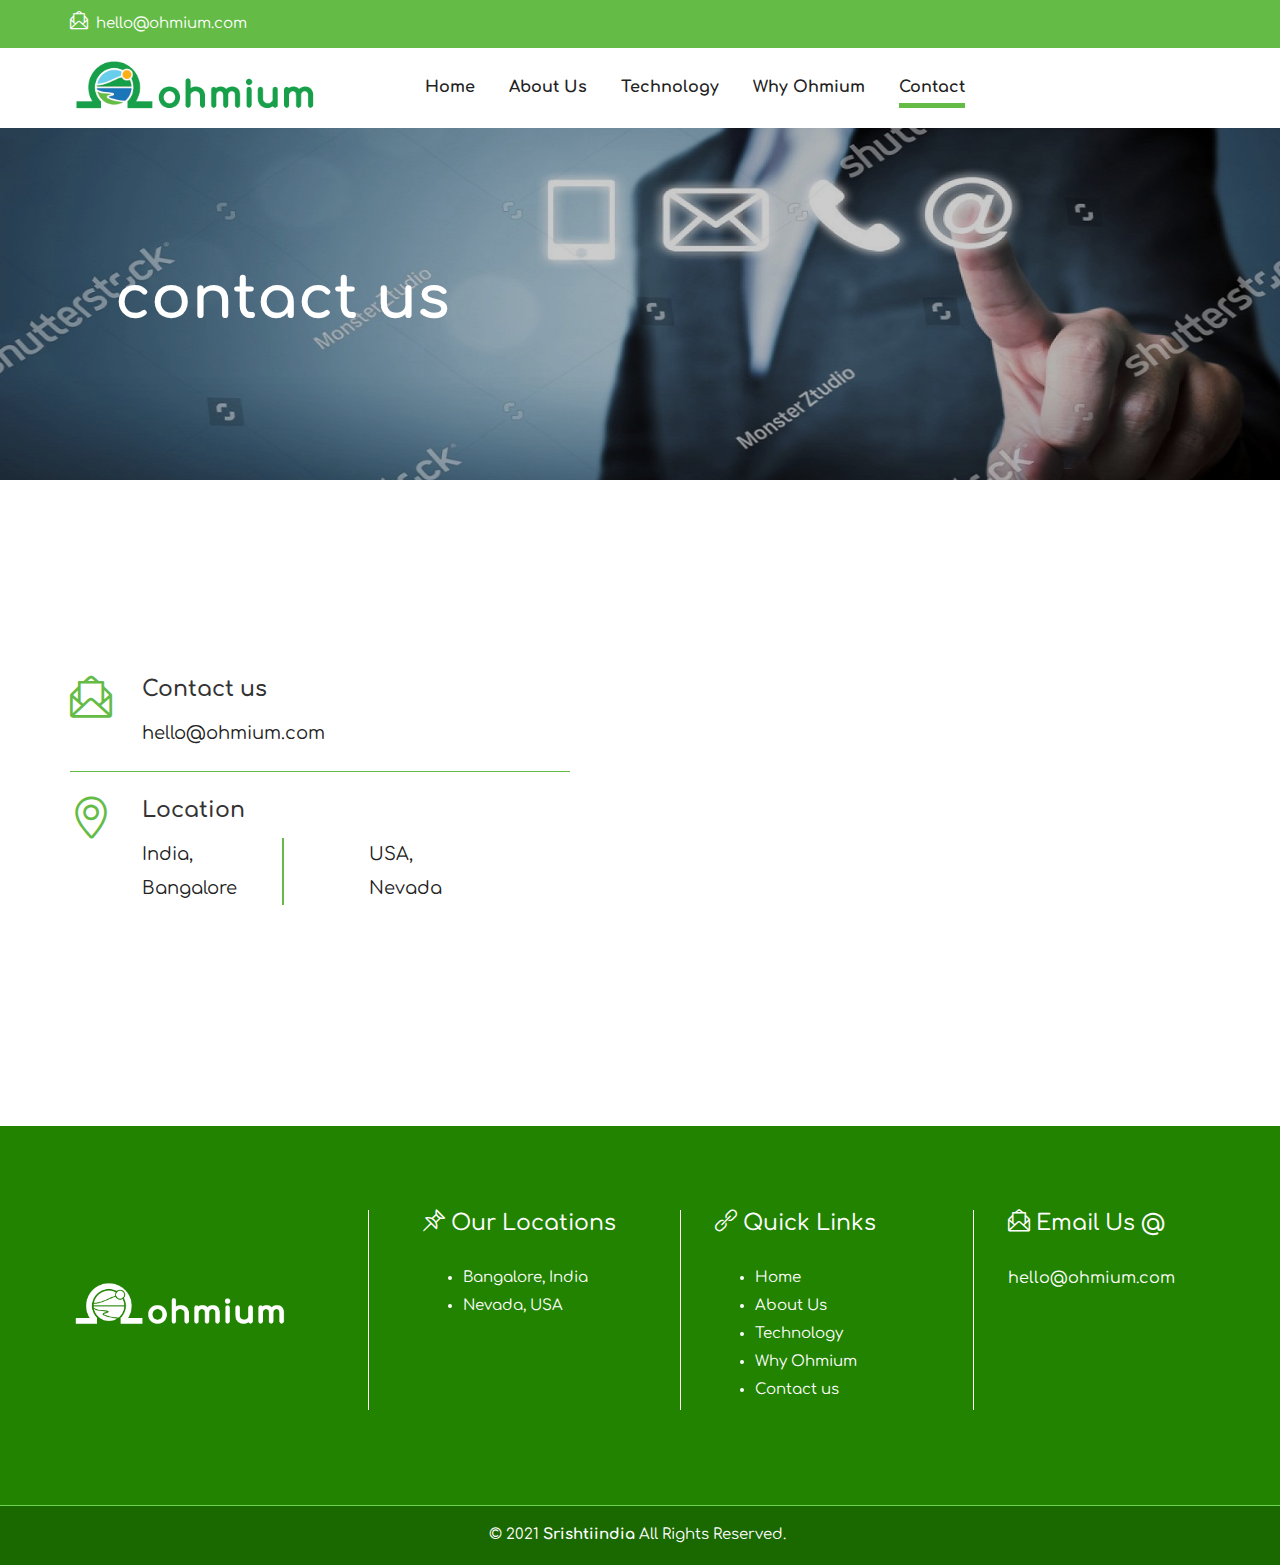
<file: contact.html>
<!DOCTYPE html>
<html lang="en">
  <head>
    <meta charset="UTF-8" />
    <title>Contact</title>
    <link
      rel="shortcut icon"
      href="assets/img/logo/ficon.png"
      type="image/x-icon"
    />
    <meta
      name="keywords"
      content="	alternative energy, ecology, energy business, green energy, heating, hydropower, nature energy, power saving, recycling, renewable energy, solar energy, Solar Panels, wing turbines"
    />
    <!-- Mobile Specific Meta -->
    <meta name="viewport" content="width=device-width, initial-scale=1" />

    <link rel="stylesheet" href="assets/css/owl.carousel.css" />
    <link rel="stylesheet" href="assets/css/fontawesome-all.css" />
    <link rel="stylesheet" href="assets/css/simple-line-icons.css" />
    <link rel="stylesheet" href="assets/css/animate.css" />
    <link rel="stylesheet" href="assets/css/flaticon.css" />
    <link rel="stylesheet" href="assets/css/bootstrap.min.css" />
    <link rel="stylesheet" href="assets/css/video.min.css" />
    <link rel="stylesheet" href="assets/css/lightbox.css" />
    <link rel="stylesheet" href="assets/css/style.css" />

    <style>
      .vl {
        border-left: 1px solid black;
        height: 70px;
        position: absolute;
        left: 50%;
        margin-left: -3px;
        top: 53px;
      }

      .background_overlay1 {
        background-color: rgba(0, 0, 0, 0.2);
        z-index: -1;
      }
    </style>
  </head>

  <body>
    <!-- Start of header section
	============================================= -->
    <header id="header_id" class="main_header header_style_one">
      <div class="header_top">
        <div class="container">
          <div class="row">
            <div class="col-md-6">
              <div class="header_top_contact ul-li clearfix">
                <ul>
                  <li>
                    <a href="mailto:hello@ohmium.com"
                      ><i class="icon-envelope-letter"></i>hello@ohmium.com</a
                    >
                  </li>
                </ul>
              </div>
            </div>
          </div>
        </div>
      </div>
      <div class="site-main-menu clearfix">
        <div class="container">
          <div class="brand-logo float-left">
            <a href="index.html"
              ><img src="assets/img/logo/logo-green.png" alt="logo green"
            /></a>
          </div>
          <nav class="main_navigation desktop-menu ul-li">
            <ul id="main-nav" class="navbar-nav clearfix">
              <li class="dropdown">
                <a href="index.html">Home</a>
              </li>
              <li><a href="about.html">About Us</a></li>
              <li class="dropdown">
                <a href="technology.html">Technology</a>
              </li>
              <li class="dropdown">
                <a href="why-ohmium.html">Why Ohmium</a>
              </li>
              <li class="active" style="border-bottom: 5px solid #64bc46">
                <a href="contact.html">Contact</a>
              </li>
            </ul>
          </nav>
        </div>
        <nav class="nav-mobile">
          <div id="burger-menu">
            <span></span>
          </div>

          <div id="menu">
            <ul>
              <li><a href="index.html">Home</a></li>
              <li><a href="about.html">About Us</a></li>
              <li><a href="technology.html">Technology</a></li>
              <li><a href="why-ohmium.html">Why Ohmium</a></li>
              <li><a href="contact.html">Contact</a></li>
            </ul>
          </div>
        </nav>
      </div>
    </header>
    <!-- End of header section
	============================================= -->

    <!-- Start of breadcrumb section
	============================================= -->
    <section
      id="breadcrumb"
      class="breadcrumb-section position-relative"
      data-background="assets/img/background/contact1.jpg"
    >
      <div class="container">
        <div class="breadcrumb-content headline">
          <h2 class="breadcrumb-title">contact us</h2>
        </div>
      </div>
    </section>
    <br /><br />
    <!-- End of breadcrumb section
	============================================= -->

    <!-- Start of Contact  and map content
	============================================= -->
    <section id="contact-page-area" class="contact-page-section">
      <div class="container">
        <div class="row">
          <div class="col-lg-6 col-md-12">
            <div class="contact-form-text headline pera-content">
              <div class="el-contact-info">
                <div class="contact-address">
                  <div class="contact-icon">
                    <i class="icon-envelope-letter"></i>
                  </div>
                  <div class="contact-text pera-content headline">
                    <h4>Contact us</h4>
                    <p>
                      <a href="mailto:hello@ohmium.com"> hello@ohmium.com </a>
                    </p>
                  </div>
                </div>
                <div class="contact-address">
                  <div class="contact-icon">
                    <i class="icon-location-pin"></i>
                  </div>
                  <div class="contact-text pera-content headline">
                    <h4>Location</h4>
                    <p class="multi-locations">
                      <a
                        href="https://www.google.com/maps/place/enArka+India+Pvt+Ltd/@12.8936045,77.5654554,15z/data=!4m5!3m4!1s0x0:0x9a7043dd7f0ccc6!8m2!3d12.8936045!4d77.5654554"
                        target="_blank"
                      >
                        India,<br />
                        Bangalore
                      </a>
                      <a
                        href="https://www.google.com/maps/place/885+Tahoe+Blvd+B1,+Incline+Village,+NV+89451/@39.2494467,-119.9564124,676m/data=!3m1!1e3!4m5!3m4!1s0x8099701771081d27:0x98ea8138f485457b!8m2!3d39.2494467!4d-119.9542237?shorturl=1"
                        target="_blank"
                      >
                        USA,<br />
                        Nevada
                      </a>
                    </p>
                  </div>
                </div>
              </div>
            </div>
          </div>
          <div class="col-lg-6 col-md-12">
            <div id="google-map">
              <div class="earth3dmap-com">
                <iframe
                  id="iframemap"
                  src="https://maps.google.com/maps?q=enArka+India+Pvt+Ltd&amp;ie=UTF8&amp;iwloc=&amp;output=embed"
                  width="100%"
                  height="300"
                  frameborder="0"
                  scrolling="no"
                ></iframe>
                <div
                  style="
                    color: #333;
                    font-size: 14px;
                    font-family: Arial, Helvetica, sans-serif;
                    text-align: right;
                    padding: 10px;
                  "
                >
                  <a
                    style="
                      color: #333;
                      text-decoration: underline;
                      font-size: 14px;
                      font-family: Arial, Helvetica, sans-serif;
                      text-align: right;
                    "
                    href="http://earth3dmap.com/?from=embed"
                    target="_blank"
                  ></a>
                </div>
              </div>
            </div>
          </div>
        </div>
      </div>
    </section>
    <!-- End of Contact and map content
	============================================= -->

    <!-- Start of Footer section
	============================================= -->
    <footer id="footer-id" class="footer-section">
      <br /><br /><br />
      <div class="footer-content">
        <div class="container">
          <div class="footer-contact-info">
            <div class="row">
              <div class="col-lg-3">
                <div
                  class="footer-icon-text-contact-info headline pera-content"
                >
                  <br /><br />
                  <a class="footer-logo" href="index.html"
                    ><img src="assets/img/logo/logo-white.png" alt="logo white"
                  /></a>
                </div>
              </div>
              <div class="col-lg-3">
                <div
                  class="footer-icon-text-contact-info headline pera-content"
                >
                  <h4 style="color: white" style="font-size: 22px">
                    <i class="icon-pin"></i> Our Locations
                  </h4>
                  <br />
                  <ul style="color: white">
                    <li>
                      <a
                        href="https://www.google.com/maps/place/enArka+India+Pvt+Ltd/@12.8936045,77.5654554,15z/data=!4m5!3m4!1s0x0:0x9a7043dd7f0ccc6!8m2!3d12.8936045!4d77.5654554"
                        target="_blank"
                      >
                        Bangalore, India</a
                      >
                    </li>
                    <li>
                      <a
                        href="https://www.google.com/maps/place/885+Tahoe+Blvd+B1,+Incline+Village,+NV+89451/@39.2494467,-119.9564124,676m/data=!3m1!1e3!4m5!3m4!1s0x8099701771081d27:0x98ea8138f485457b!8m2!3d39.2494467!4d-119.9542237?shorturl=1"
                        target="_blank"
                        >Nevada, USA</a
                      >
                    </li>
                  </ul>
                </div>
              </div>
              <div class="col-lg-3">
                <div
                  class="footer-icon-text-contact-info headline pera-content"
                >
                  <h4 style="color: white">
                    <i class="icon-link"></i> Quick Links
                  </h4>
                  <br />
                  <ul style="color: white">
                    <li><a href="index.html">Home</a></li>
                    <li><a href="about.html">About Us</a></li>
                    <li><a href="technology.html">Technology</a></li>
                    <li><a href="why-ohmium.html">Why Ohmium</a></li>
                    <li><a href="contact.html">Contact us</a></li>
                  </ul>
                </div>
              </div>

              <div class="col-lg-3">
                <div
                  class="footer-icon-text-contact-info headline pera-content"
                >
                  <h4 style="color: white">
                    <i class="icon-envelope-letter"></i> Email Us @
                  </h4>
                  <br />
                  <p style="color: white">
                    <a href="mailto:hello@ohmium.com">hello@ohmium.com</a>
                  </p>
                </div>
              </div>
            </div>
          </div>
        </div>
      </div>
      <div class="footer-copyright-text text-center">
        <p>
          © 2021
          <a href="https://www.srishtiindia.com/" target="_blank"
            >Srishtiindia</a
          >
          All Rights Reserved.
        </p>
      </div>
    </footer>
    <!-- End of Footer section
	============================================= -->

    <!-- For Js Library -->
    <script src="assets/js/jquery.min.js"></script>
    <script src="assets/js/bootstrap.min.js"></script>
    <script src="assets/js/popper.min.js"></script>
    <script src="assets/js/owl.carousel.min.js"></script>
    <script src="assets/js/jarallax.js"></script>
    <script src="assets/js/jquery.magnific-popup.min.js"></script>
    <script src="assets/js/appear.js"></script>
    <script src="assets/js/isotope.pkgd.min.js"></script>
    <script src="assets/js/masonry.pkgd.min.js"></script>
    <script src="assets/js/imagesloaded.pkgd.min.js"></script>
    <script src="assets/js/lightbox.js"></script>
    <script src="assets/js/waypoints.min.js"></script>
    <script src="assets/js/jquery.counterup.min.js"></script>
    <script src="assets/js/tilt.jquery.min.js"></script>
    <script src="assets/js/wow.min.js"></script>
    <script src="assets/js/validate.js"></script>
    <script src="assets/js/script.js"></script>
    <script src="assets/js/script-2.js"></script>
    <script src="assets/js/gmap3.min.js"></script>
    <script src="http://maps.google.com/maps/api/js?key=AIzaSyC61_QVqt9LAhwFdlQmsNwi5aUJy9B2SyA"></script>
  </body>
</html>
</file>
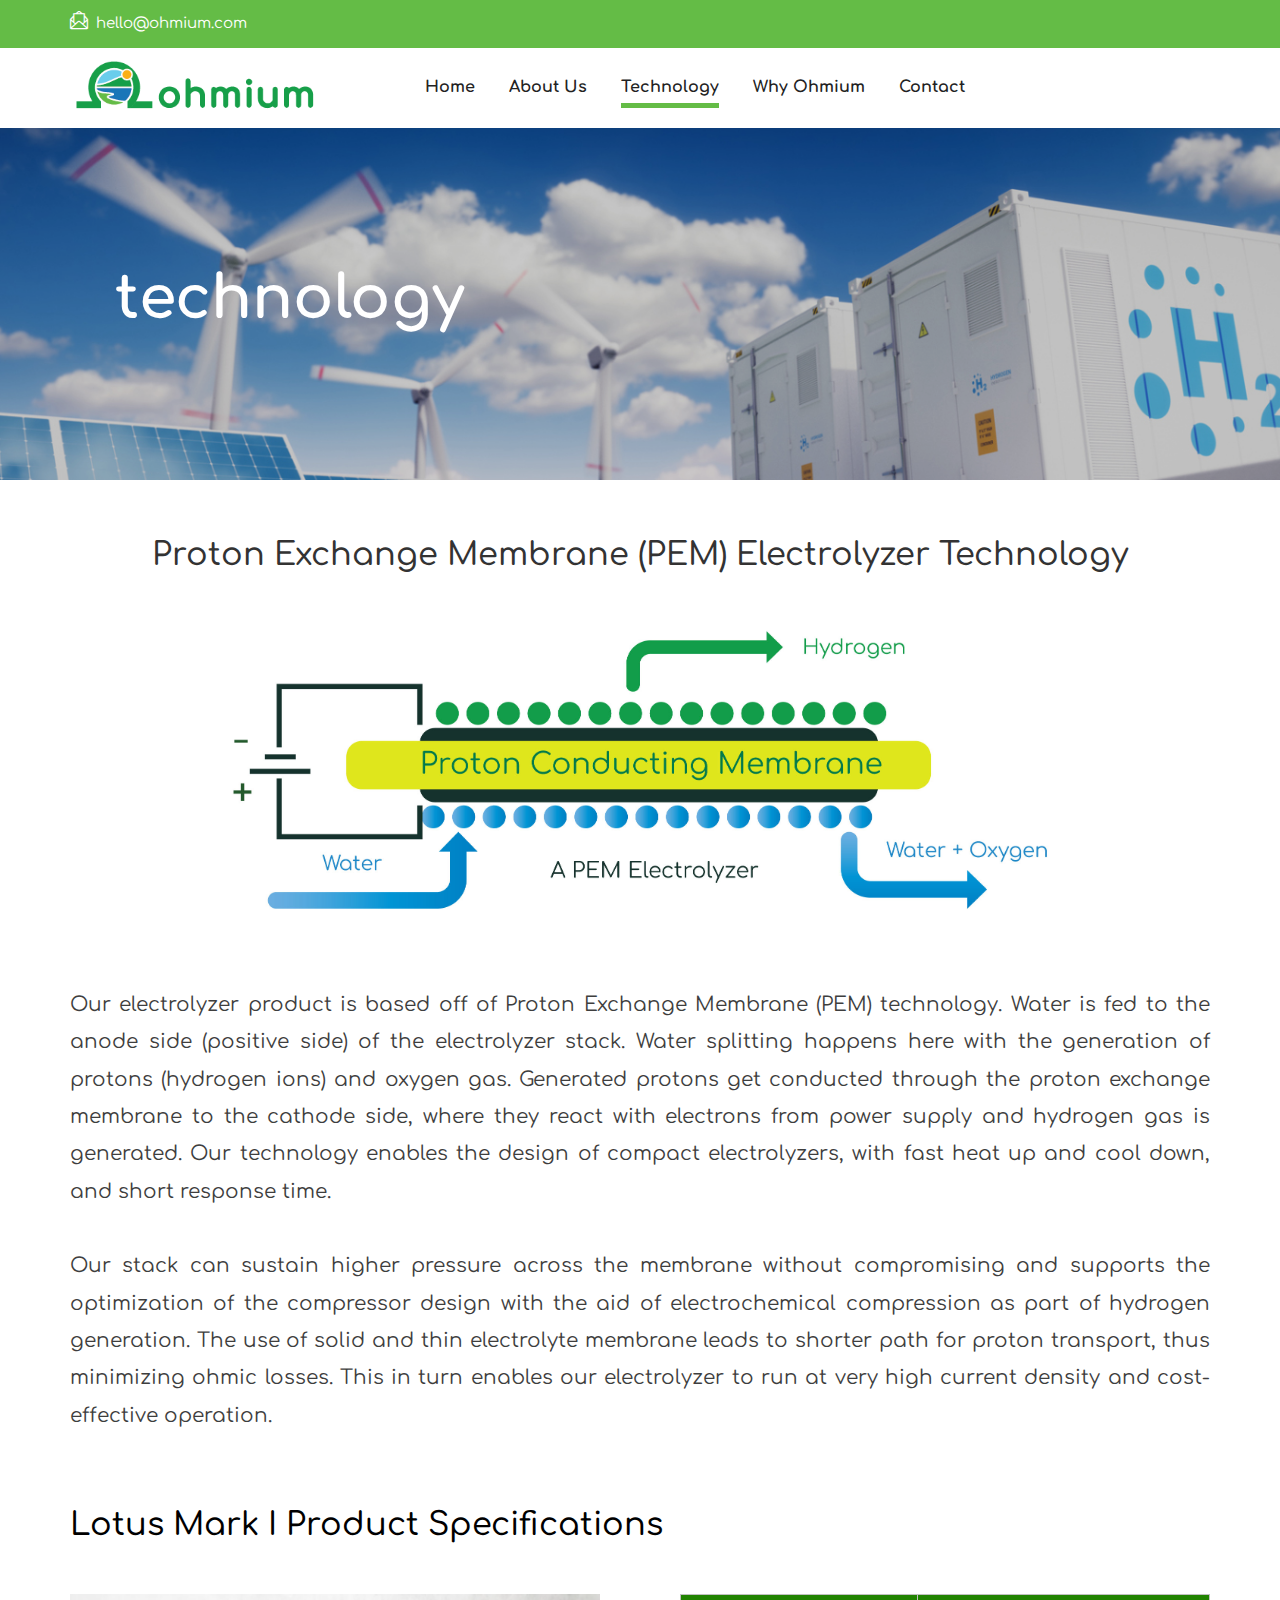
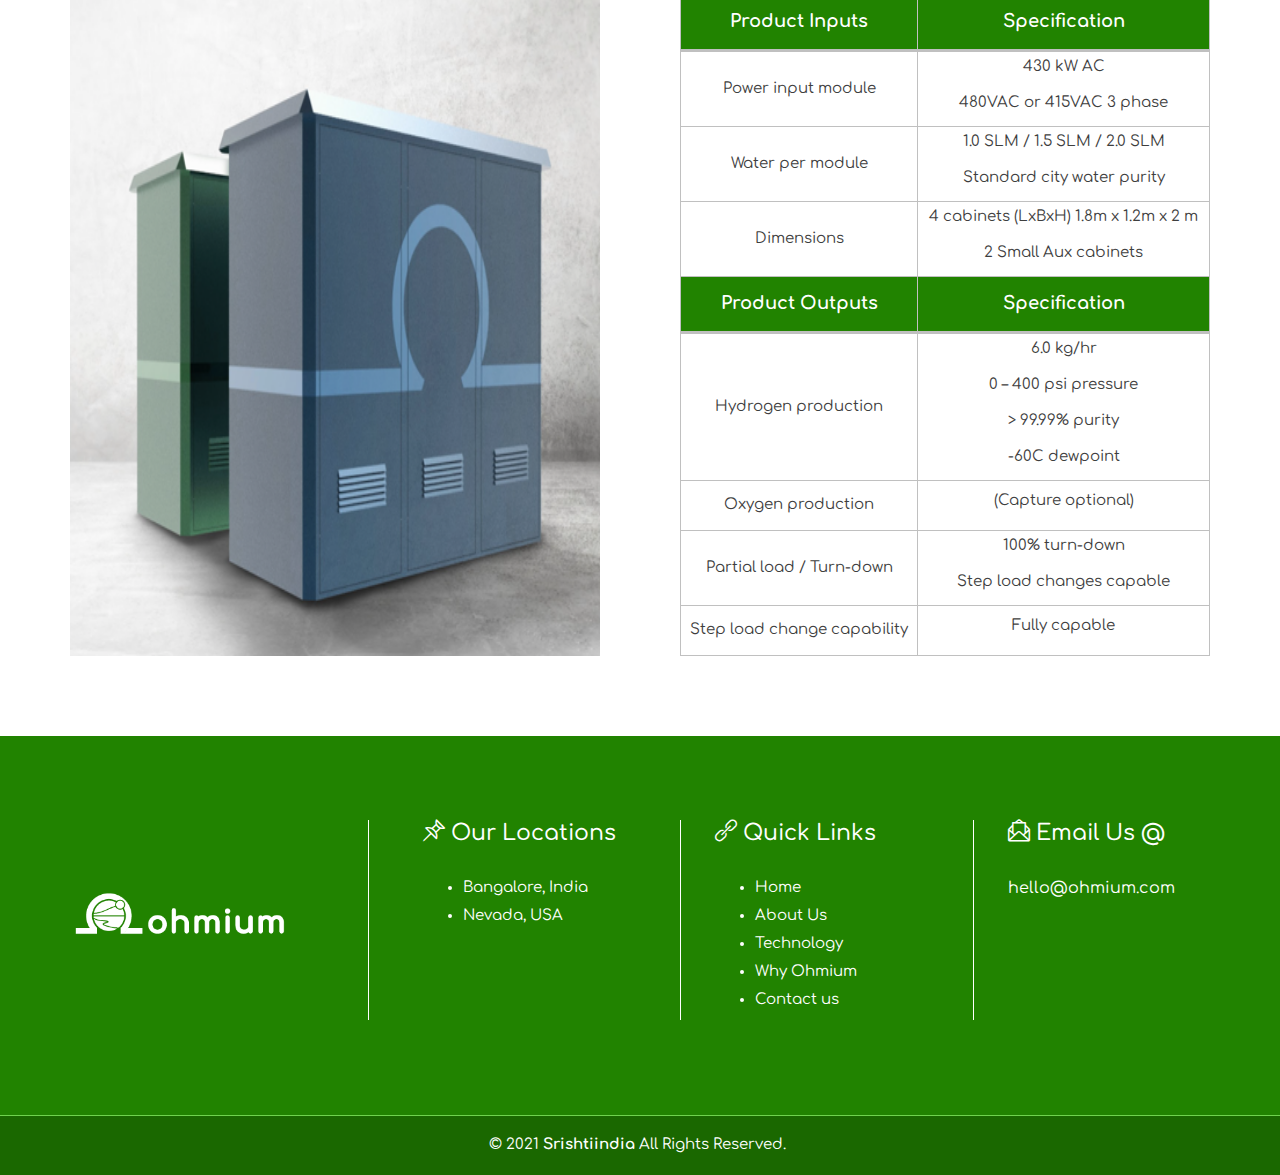
<file: technology.html>
<!DOCTYPE html>
<html lang="en">
  <head>
    <meta charset="UTF-8" />
    <title>Technology</title>
    <link
      rel="shortcut icon"
      href="assets/img/logo/ficon.png"
      type="image/x-icon"
    />
    <meta name="author" content="Templines" />
    <meta name="description" content="" />
    <meta
      name="keywords"
      content="	alternative energy, ecology, energy business, green energy, heating, hydropower, nature energy, power saving, recycling, renewable energy, solar energy, Solar Panels, wing turbines"
    />
    <!-- Mobile Specific Meta -->
    <meta name="viewport" content="width=device-width, initial-scale=1" />

    <link rel="stylesheet" href="assets/css/owl.carousel.css" />
    <link rel="stylesheet" href="assets/css/fontawesome-all.css" />
    <link rel="stylesheet" href="assets/css/simple-line-icons.css" />
    <link rel="stylesheet" href="assets/css/animate.css" />
    <link rel="stylesheet" href="assets/css/flaticon.css" />
    <link rel="stylesheet" href="assets/css/bootstrap.min.css" />
    <link rel="stylesheet" href="assets/css/video.min.css" />
    <link rel="stylesheet" href="assets/css/lightbox.css" />
    <link rel="stylesheet" href="assets/css/style.css" />

    <style>
      .product-specs {
        display: grid;
        grid-template-columns: repeat(2, 1fr);
        column-gap: 5rem;
        margin: 50px 0 80px;
      }

      .specs-img img {
        width: 100%;
        height: 100%;
        /* object-fit: cover; */
      }

      .tbl p {
        margin-bottom: 0.5rem;
      }

      .vl {
        border-left: 1px solid black;
        height: 70px;
        position: absolute;
        left: 50%;
        margin-left: -3px;
        top: 53px;
      }
    </style>
  </head>

  <body class="tech-page">
    <!-- Start of header section
	============================================= -->
    <header id="header_id" class="main_header header_style_one">
      <div class="header_top">
        <div class="container">
          <div class="row">
            <div class="col-md-6">
              <div class="header_top_contact ul-li clearfix">
                <ul>
                  <li>
                    <a href="mailto:hello@ohmium.com">
                      <i class="icon-envelope-letter"></i>hello@ohmium.com</a
                    >
                  </li>
                </ul>
              </div>
            </div>
          </div>
        </div>
      </div>
      <div class="site-main-menu clearfix">
        <div class="container">
          <div class="brand-logo float-left">
            <a href="index.html"
              ><img src="assets/img/logo/logo-green.png" alt="logo green"
            /></a>
          </div>
          <nav class="main_navigation desktop-menu ul-li">
            <ul id="main-nav" class="navbar-nav clearfix">
              <li>
                <a href="index.html">Home</a>
              </li>
              <li><a href="about.html">About Us</a></li>
              <li class="active" style="border-bottom: 5px solid #64bc46">
                <a href="technology.html">Technology</a>
              </li>
              <li>
                <a href="why-ohmium.html">Why Ohmium</a>
              </li>
              <li><a href="contact.html">Contact</a></li>
            </ul>
          </nav>
        </div>
        <nav class="nav-mobile">
          <div id="burger-menu">
            <span></span>
          </div>

          <div id="menu">
            <ul>
              <li><a href="index.html">Home</a></li>
              <li><a href="about.html">About Us</a></li>
              <li><a href="technology.html">Technology</a></li>
              <li><a href="why-ohmium.html">Why Ohmium</a></li>
              <li><a href="contact.html">Contact</a></li>
            </ul>
          </div>
        </nav>
      </div>
    </header>
    <!-- End of header section
	============================================= -->

    <!-- Start of breadcrumb section
	============================================= -->
    <section
      id="breadcrumb"
      class="breadcrumb-section position-relative technology-bg"
      data-background="assets/img/slider/tech.jpg"
    >
      <div class="container">
        <div class="breadcrumb-content headline">
          <h2 class="breadcrumb-title">technology</h2>
        </div>
      </div>
    </section>
    <!-- End of breadcrumb section
	============================================= -->
    <br /><br />

    <!-- Start of PEM section
	============================================= -->

    <section class="pem-membrane">
      <div class="container">
        <h2
          class="section-title"
          style="
            text-align: center;
            color: #333;
            font-family: 'Comfortaa', cursive;
          "
        >
          Proton Exchange Membrane (PEM) Electrolyzer Technology
        </h2>

        <div class="pem-desc">
          <div class="pem-img">
            <img src="./assets/img/pem_diagram.jpg" alt="PEM image 1" />
          </div>

          <p class="pem-text"></p>
          <p style="text-align: justify; font-size: 20px">
            Our electrolyzer product is based off of Proton Exchange Membrane
            (PEM) technology. Water is fed to the anode side (positive side) of
            the electrolyzer stack. Water splitting happens here with the
            generation of protons (hydrogen ions) and oxygen gas. Generated
            protons get conducted through the proton exchange membrane to the
            cathode side, where they react with electrons from power supply and
            hydrogen gas is generated. Our technology enables the design of
            compact electrolyzers, with fast heat up and cool down, and short
            response time.
            <br />
            <br />
            Our stack can sustain higher pressure across the membrane without
            compromising and supports the optimization of the compressor design
            with the aid of electrochemical compression as part of hydrogen
            generation. The use of solid and thin electrolyte membrane leads to
            shorter path for proton transport, thus minimizing ohmic losses.
            This in turn enables our electrolyzer to run at very high current
            density and cost-effective operation.
          </p>
        </div>
      </div>
    </section>

    <!-- End of PEM section
	============================================= -->

    <br /><br />

    <!-- Start of Product Spec. section
	============================================= -->

    <section class="lotus-mk">
      <div class="container">
        <h2 class="section-title" style="font-family: 'Comfortaa', cursive">
          Lotus Mark I Product Specifications
        </h2>

        <div class="product-specs">
          <div class="specs-img">
            <img src="./assets/img/ohmium-product.png" alt="Ohmium Product" />
          </div>

          <table class="tbl">
            <tr>
              <th>Product Inputs</th>
              <th>Specification</th>
            </tr>
            <tr>
              <td>Power input module</td>
              <td>
                <p>430 kW AC</p>
                <p>480VAC or 415VAC 3 phase</p>
              </td>
            </tr>
            <tr>
              <td>Water per module</td>
              <td>
                <p>1.0 SLM / 1.5 SLM / 2.0 SLM</p>
                <p>Standard city water purity</p>
              </td>
            </tr>
            <tr>
              <td>Dimensions</td>
              <td>
                <p>4 cabinets (LxBxH) 1.8m x 1.2m x 2 m</p>
                <p>2 Small Aux cabinets</p>
              </td>
            </tr>

            <tr>
              <th>Product Outputs</th>
              <th>Specification</th>
            </tr>
            <tr>
              <td>Hydrogen production</td>
              <td>
                <p>6.0 kg/hr</p>
                <p>0 – 400 psi pressure</p>
                <p>> 99.99% purity</p>
                <p>-60C dewpoint</p>
              </td>
            </tr>
            <tr>
              <td>Oxygen production</td>
              <td>
                <p>(Capture optional)</p>
              </td>
            </tr>
            <tr>
              <td>Partial load / Turn-down</td>
              <td>
                <p>100% turn-down</p>
                <p>Step load changes capable</p>
              </td>
            </tr>
            <tr>
              <td>Step load change capability</td>
              <td>
                <p>Fully capable</p>
              </td>
            </tr>
          </table>

          <!-- <div class="specs-wrapper">
            <div class="specs-table">
              <h1>Product Inputs</h1>
              <ul>
                <li>
                  <input type="checkbox" checked />
                  <i></i>
                  <h2>Power per module</h2>
                  <p>
                    430 kW AC <br />
                    480VAC or 415VAC 3phase
                  </p>
                </li>
                <li>
                  <input type="checkbox" checked />
                  <i></i>
                  <h2>Water per module</h2>
                  <p>
                    1.0 SLM / 1.5 SLM / 2.0 SLM <br />
                    Standard city water purity
                  </p>
                </li>
                <li>
                  <input type="checkbox" checked />
                  <i></i>
                  <h2>Dimensions</h2>
                  <p>
                    4 cabinets (LxBxH) 1.8m x 1.2m x 2 m <br />
                    2 Small Aux cabinets
                  </p>
                </li>
              </ul>

              <h1 style="padding-top: 1.5rem">Product Outputs</h1>
              <ul>
                <li>
                  <input type="checkbox" checked />
                  <i></i>
                  <h2>Hydrogen production</h2>
                  <p>
                    6.0 kg/hr <br />
                    0 – 400 psi pressure <br />
                    > 99.99% purity <br />
                    -60C dewpoint
                  </p>
                </li>
                <li>
                  <input type="checkbox" checked />
                  <i></i>
                  <h2>Oxygen production</h2>
                  <p>(Capture optional)</p>
                </li>
                <li>
                  <input type="checkbox" checked />
                  <i></i>
                  <h2>Partial load / Turn-down</h2>
                  <p>
                    100% turn-down <br />
                    Step load changes capable
                  </p>
                </li>
                <li>
                  <input type="checkbox" checked />
                  <i></i>
                  <h2>Step load change capability</h2>
                  <p>Fully capable</p>
                </li>
              </ul>
            </div>
          </div> -->
        </div>
      </div>
    </section>

    <!-- End of Product Spec. section
	============================================= -->

    <!-- Start of Footer section
	============================================= -->
    <footer id="footer-id" class="footer-section">
      <br /><br /><br />
      <div class="footer-content">
        <div class="container">
          <div class="footer-contact-info">
            <div class="row">
              <div class="col-lg-3">
                <div
                  class="footer-icon-text-contact-info headline pera-content"
                >
                  <br /><br />
                  <a class="footer-logo" href="index.html"
                    ><img src="assets/img/logo/logo-white.png" alt="logo white"
                  /></a>
                </div>
              </div>
              <div class="col-lg-3">
                <div
                  class="footer-icon-text-contact-info headline pera-content"
                >
                  <h4 style="color: white" style="font-size: 22px">
                    <i class="icon-pin"></i> Our Locations
                  </h4>
                  <br />
                  <ul style="color: white">
                    <li>
                      <a
                        href="https://www.google.com/maps/place/enArka+India+Pvt+Ltd/@12.8936045,77.5654554,15z/data=!4m5!3m4!1s0x0:0x9a7043dd7f0ccc6!8m2!3d12.8936045!4d77.5654554"
                        target="_blank"
                      >
                        Bangalore, India</a
                      >
                    </li>
                    <li>
                      <a
                        href="https://www.google.com/maps/place/885+Tahoe+Blvd+B1,+Incline+Village,+NV+89451/@39.2494467,-119.9564124,676m/data=!3m1!1e3!4m5!3m4!1s0x8099701771081d27:0x98ea8138f485457b!8m2!3d39.2494467!4d-119.9542237?shorturl=1"
                        target="_blank"
                        >Nevada, USA</a
                      >
                    </li>
                  </ul>
                </div>
              </div>
              <div class="col-lg-3">
                <div
                  class="footer-icon-text-contact-info headline pera-content"
                >
                  <h4 style="color: white">
                    <i class="icon-link"></i> Quick Links
                  </h4>
                  <br />
                  <ul style="color: white">
                    <li><a href="index.html">Home</a></li>
                    <li><a href="about.html">About Us</a></li>
                    <li><a href="technology.html">Technology</a></li>
                    <li><a href="why-ohmium.html">Why Ohmium</a></li>
                    <li><a href="contact.html">Contact us</a></li>
                  </ul>
                </div>
              </div>

              <div class="col-lg-3">
                <div
                  class="footer-icon-text-contact-info headline pera-content"
                >
                  <h4 style="color: white">
                    <i class="icon-envelope-letter"></i> Email Us @
                  </h4>
                  <br />
                  <p style="color: white">
                    <a href="mailto:hello@ohmium.com">hello@ohmium.com</a>
                  </p>
                </div>
              </div>
            </div>
          </div>
        </div>
      </div>
      <div class="footer-copyright-text text-center">
        <p>
          © 2021
          <a href="https://www.srishtiindia.com/" target="_blank"
            >Srishtiindia</a
          >
          All Rights Reserved.
        </p>
      </div>
    </footer>
    <!-- End of Footer section
	============================================= -->

    <!-- For Js Library -->
    <script src="assets/js/jquery.min.js"></script>
    <script src="assets/js/bootstrap.min.js"></script>
    <script src="assets/js/popper.min.js"></script>
    <script src="assets/js/owl.carousel.min.js"></script>
    <script src="assets/js/jarallax.js"></script>
    <script src="assets/js/jquery.magnific-popup.min.js"></script>
    <script src="assets/js/appear.js"></script>
    <script src="assets/js/isotope.pkgd.min.js"></script>
    <script src="assets/js/masonry.pkgd.min.js"></script>
    <script src="assets/js/imagesloaded.pkgd.min.js"></script>
    <script src="assets/js/lightbox.js"></script>
    <script src="assets/js/waypoints.min.js"></script>
    <script src="assets/js/jquery.counterup.min.js"></script>
    <script src="assets/js/tilt.jquery.min.js"></script>
    <script src="assets/js/wow.min.js"></script>
    <script src="assets/js/script.js"></script>
    <script src="assets/js/gmap3.min.js"></script>
    <script src="http://maps.google.com/maps/api/js?key=AIzaSyC61_QVqt9LAhwFdlQmsNwi5aUJy9B2SyA"></script>
  </body>
</html>
</file>
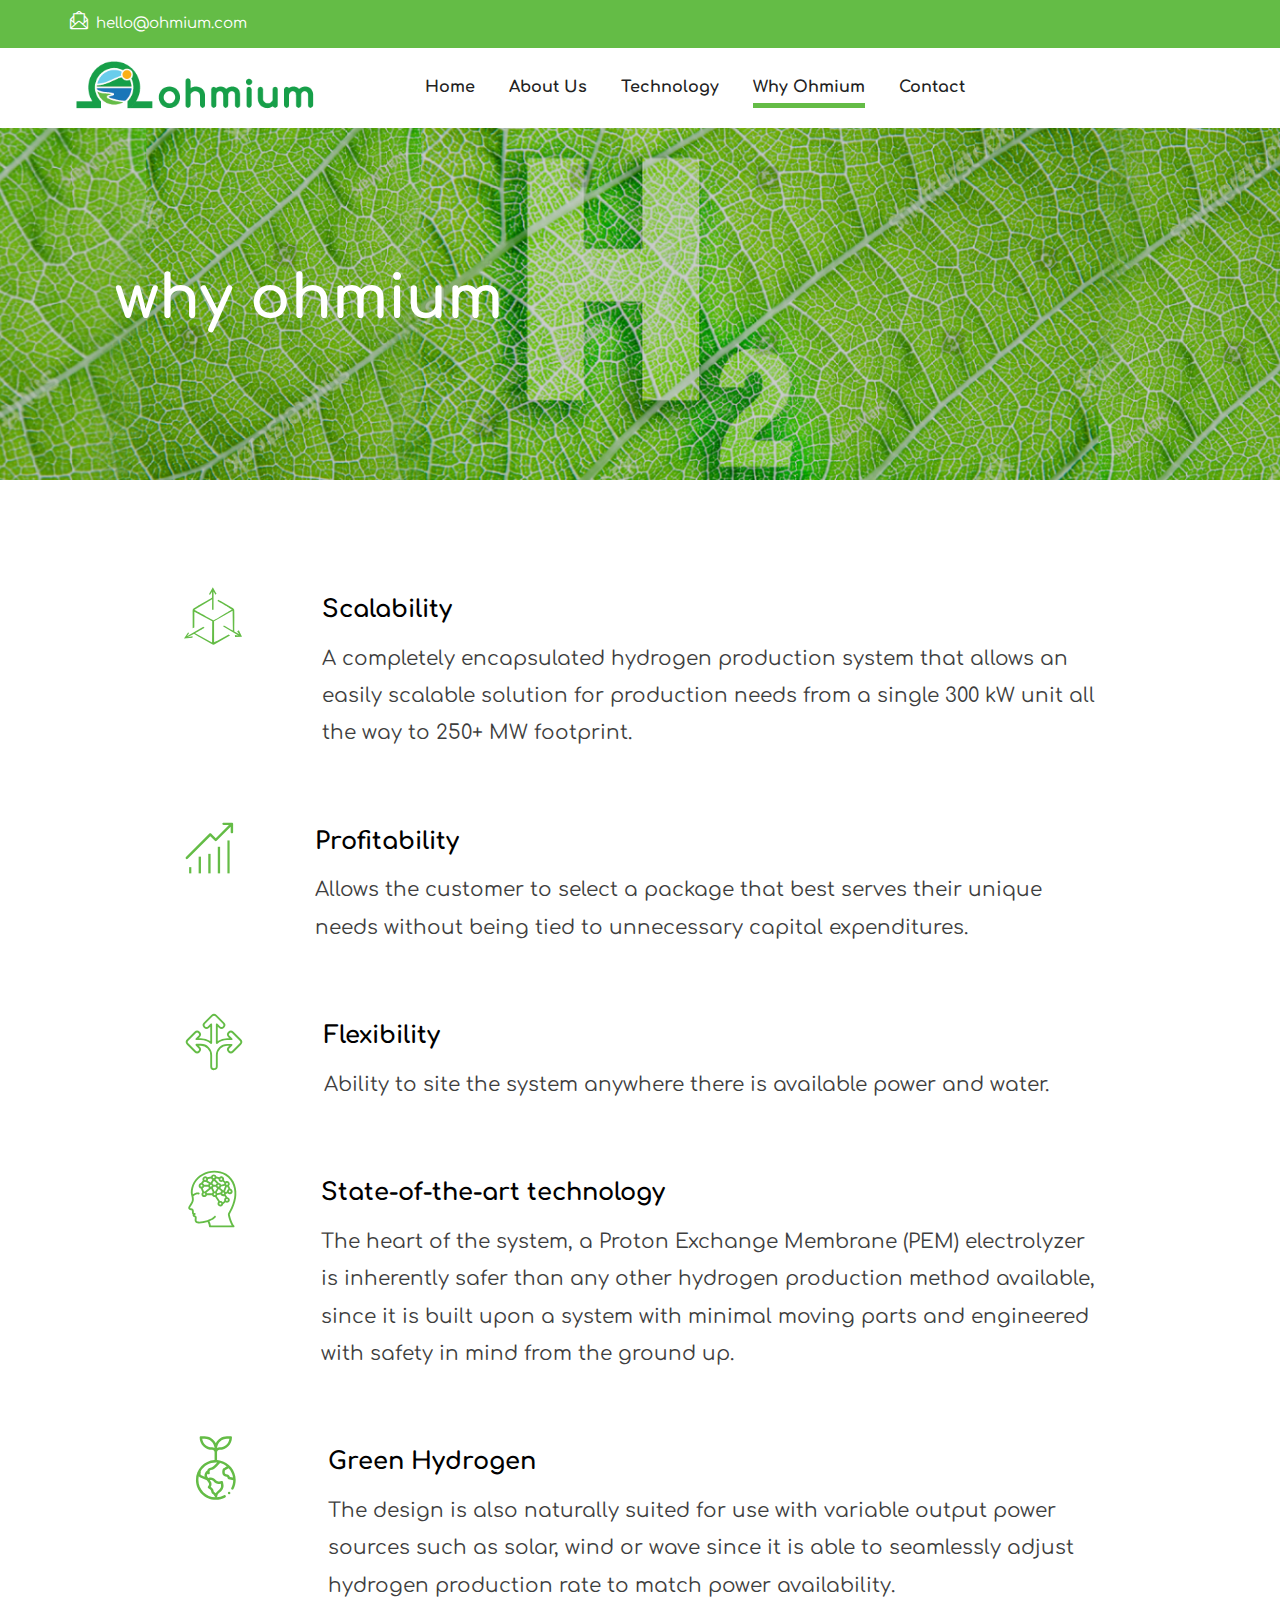
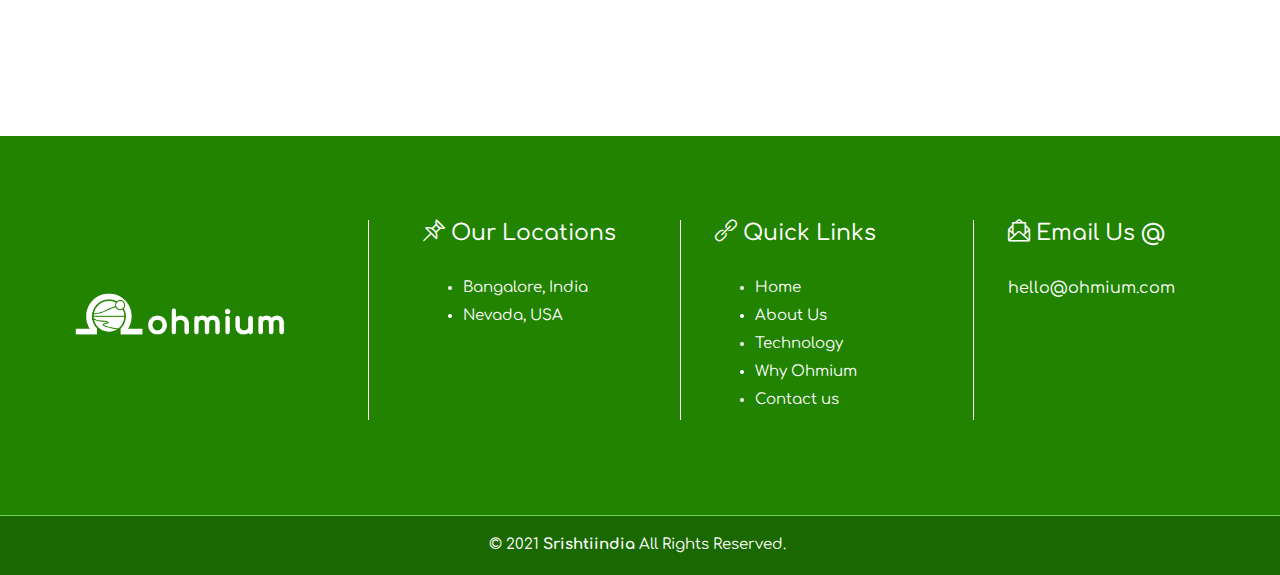
<file: why-ohmium.html>
<!DOCTYPE html>
<html lang="en">
  <head>
    <meta charset="UTF-8" />
    <title>why ohmium</title>
    <link
      rel="shortcut icon"
      href="assets/img/logo/ficon.png"
      type="image/x-icon"
    />
    <meta
      name="keywords"
      content="	alternative energy, ecology, energy business, green energy, heating, hydropower, nature energy, power saving, recycling, renewable energy, solar energy, Solar Panels, wing turbines"
    />
    <!-- Mobile Specific Meta -->
    <meta name="viewport" content="width=device-width, initial-scale=1" />

    <link rel="stylesheet" href="assets/css/owl.carousel.css" />
    <link rel="stylesheet" href="assets/css/fontawesome-all.css" />
    <link rel="stylesheet" href="assets/css/simple-line-icons.css" />
    <link rel="stylesheet" href="assets/css/animate.css" />
    <link rel="stylesheet" href="assets/css/flaticon.css" />
    <link rel="stylesheet" href="assets/css/bootstrap.min.css" />
    <link rel="stylesheet" href="assets/css/video.min.css" />
    <link rel="stylesheet" href="assets/css/lightbox.css" />
    <link rel="stylesheet" href="assets/css/style.css" />

    <style>
      .vl {
        border-left: 1px solid black;
        height: 70px;
        position: absolute;
        left: 50%;
        margin-left: -3px;
        top: 53px;
      }

      .about-text1 {
        max-width: 100%;
        padding-top: 20px;
      }
    </style>
  </head>

  <body>
    <!-- Start of header section
	============================================= -->
    <header id="header_id" class="main_header header_style_one">
      <div class="header_top">
        <div class="container">
          <div class="row">
            <div class="col-md-6">
              <div class="header_top_contact ul-li clearfix">
                <ul>
                  <li>
                    <a href="mailto:hello@ohmium.com"
                      ><i class="icon-envelope-letter"></i>hello@ohmium.com</a
                    >
                  </li>
                </ul>
              </div>
            </div>
          </div>
        </div>
      </div>
      <div class="site-main-menu clearfix">
        <div class="container">
          <div class="brand-logo float-left">
            <a href="index.html"
              ><img src="assets/img/logo/logo-green.png" alt="logo green"
            /></a>
          </div>
          <nav class="main_navigation desktop-menu ul-li">
            <ul id="main-nav" class="navbar-nav clearfix">
              <li>
                <a href="index.html">Home</a>
              </li>
              <li><a href="about.html">About Us</a></li>
              <li>
                <a href="technology.html">Technology</a>
              </li>
              <li class="active" style="border-bottom: 5px solid #64bc46">
                <a href="why-ohmium.html">Why Ohmium</a>
              </li>
              <li><a href="contact.html">Contact</a></li>
            </ul>
          </nav>
        </div>

        <nav class="nav-mobile">
          <div id="burger-menu">
            <span></span>
          </div>

          <div id="menu">
            <ul>
              <li><a href="index.html">Home</a></li>
              <li><a href="about.html">About Us</a></li>
              <li><a href="technology.html">Technology</a></li>
              <li><a href="why-ohmium.html">Why Ohmium</a></li>
              <li><a href="contact.html">Contact</a></li>
            </ul>
          </div>
        </nav>
      </div>
    </header>
    <!-- End of header section
	============================================= -->

    <!-- Start of breadcrumb section
	============================================= -->

    <section
      id="breadcrumb"
      class="breadcrumb-section position-relative"
      data-background="assets/img/slider/s5.jpg"
    >
      <div class="container">
        <div class="breadcrumb-content headline">
          <h2 class="breadcrumb-title">why ohmium</h2>
        </div>
      </div>
    </section>
    <!-- End of breadcrumb section
	============================================= -->

    <!-- Start of blog page section
	=============================================  -->
    <br /><br />
    <section
      id="about"
      class="about-section about-page-about"
      style="padding-bottom: 0"
    >
      <div class="container">
        <div class="why-us">
          <!-- <p>
            The combination of flexibility, scalability, and reliability provides
            a uniquely winning strategy to meet our customer’s needs.
          </p> -->

          <div class="bulletin">
            <svg style="width: 138px">
              <use xlink:href="./assets/img/icons.svg#scale"></use>
            </svg>

            <div class="bulletin-desc">
              <h3>Scalability</h3>

              <p>
                A completely encapsulated hydrogen production system that allows
                an easily scalable solution for production needs from a single
                300 kW unit all the way to 250+ MW footprint.
              </p>
            </div>
          </div>

          <div class="bulletin">
            <svg style="width: 90px">
              <use xlink:href="./assets/img/icons.svg#profitable"></use>
            </svg>

            <div class="bulletin-desc">
              <h3>Profitability</h3>

              <p>
                Allows the customer to select a package that best serves their
                unique needs without being tied to unnecessary capital
                expenditures.
              </p>
            </div>
          </div>

          <div class="bulletin">
            <svg style="width: 60px">
              <use xlink:href="./assets/img/icons.svg#flexible"></use>
            </svg>

            <div class="bulletin-desc">
              <h3>Flexibility</h3>

              <p>
                Ability to site the system anywhere there is available power and
                water.
              </p>
            </div>
          </div>

          <div class="bulletin">
            <svg style="width: 200px">
              <use xlink:href="./assets/img/icons.svg#tech"></use>
            </svg>

            <div class="bulletin-desc">
              <h3>State-of-the-art technology</h3>

              <p>
                The heart of the system, a Proton Exchange Membrane (PEM)
                electrolyzer is inherently safer than any other hydrogen
                production method available, since it is built upon a system
                with minimal moving parts and engineered with safety in mind
                from the ground up.
              </p>
            </div>
          </div>

          <div class="bulletin">
            <svg style="width: 170px">
              <use xlink:href="./assets/img/icons.svg#hydrogen"></use>
            </svg>

            <div class="bulletin-desc">
              <h3>Green Hydrogen</h3>

              <p>
                The design is also naturally suited for use with variable output
                power sources such as solar, wind or wave since it is able to
                seamlessly adjust hydrogen production rate to match power
                availability.
              </p>
            </div>
          </div>
        </div>
      </div>
    </section>
    <br /><br />
    <!-- End of blog section
	============================================= -->

    <!-- Start of Footer section
	============================================= -->
    <footer id="footer-id" class="footer-section">
      <br /><br /><br />
      <div class="footer-content">
        <div class="container">
          <div class="footer-contact-info">
            <div class="row">
              <div class="col-lg-3">
                <div
                  class="footer-icon-text-contact-info headline pera-content"
                >
                  <br /><br />
                  <a class="footer-logo" href="index.html"
                    ><img src="assets/img/logo/logo-white.png" alt="logo white"
                  /></a>
                </div>
              </div>
              <div class="col-lg-3">
                <div
                  class="footer-icon-text-contact-info headline pera-content"
                >
                  <h4 style="color: white" style="font-size: 22px">
                    <i class="icon-pin"></i> Our Locations
                  </h4>
                  <br />
                  <ul style="color: white">
                    <li>
                      <a
                        href="https://www.google.com/maps/place/enArka+India+Pvt+Ltd/@12.8936045,77.5654554,15z/data=!4m5!3m4!1s0x0:0x9a7043dd7f0ccc6!8m2!3d12.8936045!4d77.5654554"
                        target="_blank"
                      >
                        Bangalore, India</a
                      >
                    </li>
                    <li>
                      <a
                        href="https://www.google.com/maps/place/885+Tahoe+Blvd+B1,+Incline+Village,+NV+89451/@39.2494467,-119.9564124,676m/data=!3m1!1e3!4m5!3m4!1s0x8099701771081d27:0x98ea8138f485457b!8m2!3d39.2494467!4d-119.9542237?shorturl=1"
                        target="_blank"
                        >Nevada, USA</a
                      >
                    </li>
                  </ul>
                </div>
              </div>
              <div class="col-lg-3">
                <div
                  class="footer-icon-text-contact-info headline pera-content"
                >
                  <h4 style="color: white">
                    <i class="icon-link"></i> Quick Links
                  </h4>
                  <br />
                  <ul style="color: white">
                    <li><a href="index.html">Home</a></li>
                    <li><a href="about.html">About Us</a></li>
                    <li><a href="technology.html">Technology</a></li>
                    <li><a href="why-ohmium.html">Why Ohmium</a></li>
                    <li><a href="contact.html">Contact us</a></li>
                  </ul>
                </div>
              </div>

              <div class="col-lg-3">
                <div
                  class="footer-icon-text-contact-info headline pera-content"
                >
                  <h4 style="color: white">
                    <i class="icon-envelope-letter"></i> Email Us @
                  </h4>
                  <br />
                  <p style="color: white">
                    <a href="mailto:hello@ohmium.com">hello@ohmium.com</a>
                  </p>
                </div>
              </div>
            </div>
          </div>
        </div>
      </div>
      <div class="footer-copyright-text text-center">
        <p>
          © 2021
          <a href="https://www.srishtiindia.com/" target="_blank"
            >Srishtiindia</a
          >
          All Rights Reserved.
        </p>
      </div>
    </footer>
    <!-- End of Footer section
	============================================= -->

    <!-- For Js Library -->
    <script src="assets/js/jquery.min.js"></script>
    <script src="assets/js/bootstrap.min.js"></script>
    <script src="assets/js/popper.min.js"></script>
    <script src="assets/js/owl.carousel.min.js"></script>
    <script src="assets/js/jarallax.js"></script>
    <script src="assets/js/jquery.magnific-popup.min.js"></script>
    <script src="assets/js/appear.js"></script>
    <script src="assets/js/isotope.pkgd.min.js"></script>
    <script src="assets/js/masonry.pkgd.min.js"></script>
    <script src="assets/js/imagesloaded.pkgd.min.js"></script>
    <script src="assets/js/lightbox.js"></script>
    <script src="assets/js/waypoints.min.js"></script>
    <script src="assets/js/jquery.counterup.min.js"></script>
    <script src="assets/js/tilt.jquery.min.js"></script>
    <script src="assets/js/wow.min.js"></script>
    <script src="assets/js/script.js"></script>
    <script src="assets/js/gmap3.min.js"></script>
    <script src="http://maps.google.com/maps/api/js?key=AIzaSyC61_QVqt9LAhwFdlQmsNwi5aUJy9B2SyA"></script>
  </body>
</html>
</file>
<file: assets/css/simple-line-icons.css>
@font-face {
  font-family: 'simple-line-icons';
  src: url('../fonts/Simple-Line-Icons.eot?v=2.4.0');
  src: url('../fonts/Simple-Line-Icons.eot?v=2.4.0#iefix') format('embedded-opentype'), url('../fonts/Simple-Line-Icons.woff2?v=2.4.0') format('woff2'), url('../fonts/Simple-Line-Icons.ttf?v=2.4.0') format('truetype'), url('../fonts/Simple-Line-Icons.woff?v=2.4.0') format('woff'), url('../fonts/Simple-Line-Icons.svg?v=2.4.0#simple-line-icons') format('svg');
  font-weight: normal;
  font-style: normal;
}
/*
 Use the following CSS code if you want to have a class per icon.
 Instead of a list of all class selectors, you can use the generic [class*="icon-"] selector, but it's slower:
*/
.icon-user,
.icon-people,
.icon-user-female,
.icon-user-follow,
.icon-user-following,
.icon-user-unfollow,
.icon-login,
.icon-logout,
.icon-emotsmile,
.icon-phone,
.icon-call-end,
.icon-call-in,
.icon-call-out,
.icon-map,
.icon-location-pin,
.icon-direction,
.icon-directions,
.icon-compass,
.icon-layers,
.icon-menu,
.icon-list,
.icon-options-vertical,
.icon-options,
.icon-arrow-down,
.icon-arrow-left,
.icon-arrow-right,
.icon-arrow-up,
.icon-arrow-up-circle,
.icon-arrow-left-circle,
.icon-arrow-right-circle,
.icon-arrow-down-circle,
.icon-check,
.icon-clock,
.icon-plus,
.icon-minus,
.icon-close,
.icon-event,
.icon-exclamation,
.icon-organization,
.icon-trophy,
.icon-screen-smartphone,
.icon-screen-desktop,
.icon-plane,
.icon-notebook,
.icon-mustache,
.icon-mouse,
.icon-magnet,
.icon-energy,
.icon-disc,
.icon-cursor,
.icon-cursor-move,
.icon-crop,
.icon-chemistry,
.icon-speedometer,
.icon-shield,
.icon-screen-tablet,
.icon-magic-wand,
.icon-hourglass,
.icon-graduation,
.icon-ghost,
.icon-game-controller,
.icon-fire,
.icon-eyeglass,
.icon-envelope-open,
.icon-envelope-letter,
.icon-bell,
.icon-badge,
.icon-anchor,
.icon-wallet,
.icon-vector,
.icon-speech,
.icon-puzzle,
.icon-printer,
.icon-present,
.icon-playlist,
.icon-pin,
.icon-picture,
.icon-handbag,
.icon-globe-alt,
.icon-globe,
.icon-folder-alt,
.icon-folder,
.icon-film,
.icon-feed,
.icon-drop,
.icon-drawer,
.icon-docs,
.icon-doc,
.icon-diamond,
.icon-cup,
.icon-calculator,
.icon-bubbles,
.icon-briefcase,
.icon-book-open,
.icon-basket-loaded,
.icon-basket,
.icon-bag,
.icon-action-undo,
.icon-action-redo,
.icon-wrench,
.icon-umbrella,
.icon-trash,
.icon-tag,
.icon-support,
.icon-frame,
.icon-size-fullscreen,
.icon-size-actual,
.icon-shuffle,
.icon-share-alt,
.icon-share,
.icon-rocket,
.icon-question,
.icon-pie-chart,
.icon-pencil,
.icon-note,
.icon-loop,
.icon-home,
.icon-grid,
.icon-graph,
.icon-microphone,
.icon-music-tone-alt,
.icon-music-tone,
.icon-earphones-alt,
.icon-earphones,
.icon-equalizer,
.icon-like,
.icon-dislike,
.icon-control-start,
.icon-control-rewind,
.icon-control-play,
.icon-control-pause,
.icon-control-forward,
.icon-control-end,
.icon-volume-1,
.icon-volume-2,
.icon-volume-off,
.icon-calendar,
.icon-bulb,
.icon-chart,
.icon-ban,
.icon-bubble,
.icon-camrecorder,
.icon-camera,
.icon-cloud-download,
.icon-cloud-upload,
.icon-envelope,
.icon-eye,
.icon-flag,
.icon-heart,
.icon-info,
.icon-key,
.icon-link,
.icon-lock,
.icon-lock-open,
.icon-magnifier,
.icon-magnifier-add,
.icon-magnifier-remove,
.icon-paper-clip,
.icon-paper-plane,
.icon-power,
.icon-refresh,
.icon-reload,
.icon-settings,
.icon-star,
.icon-symbol-female,
.icon-symbol-male,
.icon-target,
.icon-credit-card,
.icon-paypal,
.icon-social-tumblr,
.icon-social-twitter,
.icon-social-facebook,
.icon-social-instagram,
.icon-social-linkedin,
.icon-social-pinterest,
.icon-social-github,
.icon-social-google,
.icon-social-reddit,
.icon-social-skype,
.icon-social-dribbble,
.icon-social-behance,
.icon-social-foursqare,
.icon-social-soundcloud,
.icon-social-spotify,
.icon-social-stumbleupon,
.icon-social-youtube,
.icon-social-dropbox,
.icon-social-vkontakte,
.icon-social-steam {
  font-family: 'simple-line-icons';
  speak: none;
  font-style: normal;
  font-weight: normal;
  font-variant: normal;
  text-transform: none;
  line-height: 1;
  /* Better Font Rendering =========== */
  -webkit-font-smoothing: antialiased;
  -moz-osx-font-smoothing: grayscale;
}
.icon-user:before {
  content: "\e005";
}
.icon-people:before {
  content: "\e001";
}
.icon-user-female:before {
  content: "\e000";
}
.icon-user-follow:before {
  content: "\e002";
}
.icon-user-following:before {
  content: "\e003";
}
.icon-user-unfollow:before {
  content: "\e004";
}
.icon-login:before {
  content: "\e066";
}
.icon-logout:before {
  content: "\e065";
}
.icon-emotsmile:before {
  content: "\e021";
}
.icon-phone:before {
  content: "\e600";
}
.icon-call-end:before {
  content: "\e048";
}
.icon-call-in:before {
  content: "\e047";
}
.icon-call-out:before {
  content: "\e046";
}
.icon-map:before {
  content: "\e033";
}
.icon-location-pin:before {
  content: "\e096";
}
.icon-direction:before {
  content: "\e042";
}
.icon-directions:before {
  content: "\e041";
}
.icon-compass:before {
  content: "\e045";
}
.icon-layers:before {
  content: "\e034";
}
.icon-menu:before {
  content: "\e601";
}
.icon-list:before {
  content: "\e067";
}
.icon-options-vertical:before {
  content: "\e602";
}
.icon-options:before {
  content: "\e603";
}
.icon-arrow-down:before {
  content: "\e604";
}
.icon-arrow-left:before {
  content: "\e605";
}
.icon-arrow-right:before {
  content: "\e606";
}
.icon-arrow-up:before {
  content: "\e607";
}
.icon-arrow-up-circle:before {
  content: "\e078";
}
.icon-arrow-left-circle:before {
  content: "\e07a";
}
.icon-arrow-right-circle:before {
  content: "\e079";
}
.icon-arrow-down-circle:before {
  content: "\e07b";
}
.icon-check:before {
  content: "\e080";
}
.icon-clock:before {
  content: "\e081";
}
.icon-plus:before {
  content: "\e095";
}
.icon-minus:before {
  content: "\e615";
}
.icon-close:before {
  content: "\e082";
}
.icon-event:before {
  content: "\e619";
}
.icon-exclamation:before {
  content: "\e617";
}
.icon-organization:before {
  content: "\e616";
}
.icon-trophy:before {
  content: "\e006";
}
.icon-screen-smartphone:before {
  content: "\e010";
}
.icon-screen-desktop:before {
  content: "\e011";
}
.icon-plane:before {
  content: "\e012";
}
.icon-notebook:before {
  content: "\e013";
}
.icon-mustache:before {
  content: "\e014";
}
.icon-mouse:before {
  content: "\e015";
}
.icon-magnet:before {
  content: "\e016";
}
.icon-energy:before {
  content: "\e020";
}
.icon-disc:before {
  content: "\e022";
}
.icon-cursor:before {
  content: "\e06e";
}
.icon-cursor-move:before {
  content: "\e023";
}
.icon-crop:before {
  content: "\e024";
}
.icon-chemistry:before {
  content: "\e026";
}
.icon-speedometer:before {
  content: "\e007";
}
.icon-shield:before {
  content: "\e00e";
}
.icon-screen-tablet:before {
  content: "\e00f";
}
.icon-magic-wand:before {
  content: "\e017";
}
.icon-hourglass:before {
  content: "\e018";
}
.icon-graduation:before {
  content: "\e019";
}
.icon-ghost:before {
  content: "\e01a";
}
.icon-game-controller:before {
  content: "\e01b";
}
.icon-fire:before {
  content: "\e01c";
}
.icon-eyeglass:before {
  content: "\e01d";
}
.icon-envelope-open:before {
  content: "\e01e";
}
.icon-envelope-letter:before {
  content: "\e01f";
}
.icon-bell:before {
  content: "\e027";
}
.icon-badge:before {
  content: "\e028";
}
.icon-anchor:before {
  content: "\e029";
}
.icon-wallet:before {
  content: "\e02a";
}
.icon-vector:before {
  content: "\e02b";
}
.icon-speech:before {
  content: "\e02c";
}
.icon-puzzle:before {
  content: "\e02d";
}
.icon-printer:before {
  content: "\e02e";
}
.icon-present:before {
  content: "\e02f";
}
.icon-playlist:before {
  content: "\e030";
}
.icon-pin:before {
  content: "\e031";
}
.icon-picture:before {
  content: "\e032";
}
.icon-handbag:before {
  content: "\e035";
}
.icon-globe-alt:before {
  content: "\e036";
}
.icon-globe:before {
  content: "\e037";
}
.icon-folder-alt:before {
  content: "\e039";
}
.icon-folder:before {
  content: "\e089";
}
.icon-film:before {
  content: "\e03a";
}
.icon-feed:before {
  content: "\e03b";
}
.icon-drop:before {
  content: "\e03e";
}
.icon-drawer:before {
  content: "\e03f";
}
.icon-docs:before {
  content: "\e040";
}
.icon-doc:before {
  content: "\e085";
}
.icon-diamond:before {
  content: "\e043";
}
.icon-cup:before {
  content: "\e044";
}
.icon-calculator:before {
  content: "\e049";
}
.icon-bubbles:before {
  content: "\e04a";
}
.icon-briefcase:before {
  content: "\e04b";
}
.icon-book-open:before {
  content: "\e04c";
}
.icon-basket-loaded:before {
  content: "\e04d";
}
.icon-basket:before {
  content: "\e04e";
}
.icon-bag:before {
  content: "\e04f";
}
.icon-action-undo:before {
  content: "\e050";
}
.icon-action-redo:before {
  content: "\e051";
}
.icon-wrench:before {
  content: "\e052";
}
.icon-umbrella:before {
  content: "\e053";
}
.icon-trash:before {
  content: "\e054";
}
.icon-tag:before {
  content: "\e055";
}
.icon-support:before {
  content: "\e056";
}
.icon-frame:before {
  content: "\e038";
}
.icon-size-fullscreen:before {
  content: "\e057";
}
.icon-size-actual:before {
  content: "\e058";
}
.icon-shuffle:before {
  content: "\e059";
}
.icon-share-alt:before {
  content: "\e05a";
}
.icon-share:before {
  content: "\e05b";
}
.icon-rocket:before {
  content: "\e05c";
}
.icon-question:before {
  content: "\e05d";
}
.icon-pie-chart:before {
  content: "\e05e";
}
.icon-pencil:before {
  content: "\e05f";
}
.icon-note:before {
  content: "\e060";
}
.icon-loop:before {
  content: "\e064";
}
.icon-home:before {
  content: "\e069";
}
.icon-grid:before {
  content: "\e06a";
}
.icon-graph:before {
  content: "\e06b";
}
.icon-microphone:before {
  content: "\e063";
}
.icon-music-tone-alt:before {
  content: "\e061";
}
.icon-music-tone:before {
  content: "\e062";
}
.icon-earphones-alt:before {
  content: "\e03c";
}
.icon-earphones:before {
  content: "\e03d";
}
.icon-equalizer:before {
  content: "\e06c";
}
.icon-like:before {
  content: "\e068";
}
.icon-dislike:before {
  content: "\e06d";
}
.icon-control-start:before {
  content: "\e06f";
}
.icon-control-rewind:before {
  content: "\e070";
}
.icon-control-play:before {
  content: "\e071";
}
.icon-control-pause:before {
  content: "\e072";
}
.icon-control-forward:before {
  content: "\e073";
}
.icon-control-end:before {
  content: "\e074";
}
.icon-volume-1:before {
  content: "\e09f";
}
.icon-volume-2:before {
  content: "\e0a0";
}
.icon-volume-off:before {
  content: "\e0a1";
}
.icon-calendar:before {
  content: "\e075";
}
.icon-bulb:before {
  content: "\e076";
}
.icon-chart:before {
  content: "\e077";
}
.icon-ban:before {
  content: "\e07c";
}
.icon-bubble:before {
  content: "\e07d";
}
.icon-camrecorder:before {
  content: "\e07e";
}
.icon-camera:before {
  content: "\e07f";
}
.icon-cloud-download:before {
  content: "\e083";
}
.icon-cloud-upload:before {
  content: "\e084";
}
.icon-envelope:before {
  content: "\e086";
}
.icon-eye:before {
  content: "\e087";
}
.icon-flag:before {
  content: "\e088";
}
.icon-heart:before {
  content: "\e08a";
}
.icon-info:before {
  content: "\e08b";
}
.icon-key:before {
  content: "\e08c";
}
.icon-link:before {
  content: "\e08d";
}
.icon-lock:before {
  content: "\e08e";
}
.icon-lock-open:before {
  content: "\e08f";
}
.icon-magnifier:before {
  content: "\e090";
}
.icon-magnifier-add:before {
  content: "\e091";
}
.icon-magnifier-remove:before {
  content: "\e092";
}
.icon-paper-clip:before {
  content: "\e093";
}
.icon-paper-plane:before {
  content: "\e094";
}
.icon-power:before {
  content: "\e097";
}
.icon-refresh:before {
  content: "\e098";
}
.icon-reload:before {
  content: "\e099";
}
.icon-settings:before {
  content: "\e09a";
}
.icon-star:before {
  content: "\e09b";
}
.icon-symbol-female:before {
  content: "\e09c";
}
.icon-symbol-male:before {
  content: "\e09d";
}
.icon-target:before {
  content: "\e09e";
}
.icon-credit-card:before {
  content: "\e025";
}
.icon-paypal:before {
  content: "\e608";
}
.icon-social-tumblr:before {
  content: "\e00a";
}
.icon-social-twitter:before {
  content: "\e009";
}
.icon-social-facebook:before {
  content: "\e00b";
}
.icon-social-instagram:before {
  content: "\e609";
}
.icon-social-linkedin:before {
  content: "\e60a";
}
.icon-social-pinterest:before {
  content: "\e60b";
}
.icon-social-github:before {
  content: "\e60c";
}
.icon-social-google:before {
  content: "\e60d";
}
.icon-social-reddit:before {
  content: "\e60e";
}
.icon-social-skype:before {
  content: "\e60f";
}
.icon-social-dribbble:before {
  content: "\e00d";
}
.icon-social-behance:before {
  content: "\e610";
}
.icon-social-foursqare:before {
  content: "\e611";
}
.icon-social-soundcloud:before {
  content: "\e612";
}
.icon-social-spotify:before {
  content: "\e613";
}
.icon-social-stumbleupon:before {
  content: "\e614";
}
.icon-social-youtube:before {
  content: "\e008";
}
.icon-social-dropbox:before {
  content: "\e00c";
}
.icon-social-vkontakte:before {
  content: "\e618";
}
.icon-social-steam:before {
  content: "\e620";
}
</file>
<file: assets/css/flaticon.css>
/*
  	Flaticon icon font: Flaticon
  	Creation date: 22/05/2020 19:48
  	*/

@font-face {
  font-family: "Flaticon";
  src: url("../fonts/Flaticon.eot");
  src: url("../fonts/Flaticon.eot?#iefix") format("embedded-opentype"),
       url("../fonts/Flaticon.woff2") format("woff2"),
       url("../fonts/Flaticon.woff") format("woff"),
       url("../fonts/Flaticon.ttf") format("truetype"),
       url("../fonts/Flaticon.svg#Flaticon") format("svg");
  font-weight: normal;
  font-style: normal;
}

@media screen and (-webkit-min-device-pixel-ratio:0) {
  @font-face {
    font-family: "Flaticon";
    src: url("../fonts/Flaticon.svg#Flaticon") format("svg");
  }
}

[class^="flaticon-"]:before, [class*=" flaticon-"]:before,
[class^="flaticon-"]:after, [class*=" flaticon-"]:after {   
  font-family: Flaticon;
  font-style: normal;
}

.flaticon-next:before { content: "\f100"; }
</file>
<file: assets/css/style.css>
/*----------------------------------------------------
CSS Table of content:-

1. Global Area 
2. Header Section
=====================================================================*/
/*=========
Font load
===========*/
/* @import url('https://fonts.googleapis.com/css2?family=Blinker:wght@300&family=Comfortaa:wght@300&family=Nunito:wght@300&family=Play&family=Ubuntu:wght@300&display=swap'); */
/* @import url('https://fonts.googleapis.com/css2?family=Blinker:wght@300&family=Comfortaa:wght@300&display=swap'); */
@import url("https://fonts.googleapis.com/css2?family=Blinker:wght@300&family=Comfortaa:wght@400&display=swap");
/*=========
Color Code
===========*/

/* Burger Menu */

.nav-mobile {
  display: none;
}

@media only screen and (max-width: 600px) {
  .nav-mobile {
    display: block;
  }
}

#burger-menu {
  cursor: pointer;
  height: 27px;
  width: 27px;
  overflow: visible;
  position: absolute;
  top: 30px;
  right: 50px;
  z-index: 600;
}
#burger-menu span,
#burger-menu span:before,
#burger-menu span:after {
  background: #218300;
  display: block;
  height: 4px;
  opacity: 1;
  position: absolute;
  transition: 0.3s ease-in-out;
}

#burger-menu.close span,
#burger-menu.close span::before,
#burger-menu.close span::after {
  background: #fff;
}

#burger-menu span:before,
#burger-menu span:after {
  content: "";
}
#burger-menu span {
  right: 0px;
  top: 13px;
  width: 27px;
}
#burger-menu span:before {
  right: 0px;
  top: -10px;
  width: 16px;
}
#burger-menu span:after {
  right: 0px;
  top: 10px;
  width: 20px;
}

#burger-menu.close {
  opacity: 1 !important;
}

#burger-menu.close span {
  transform: rotate(-45deg);
  top: 13px;
  width: 27px;
}
#burger-menu.close span:before {
  top: 0px;
  transform: rotate(270deg);
  width: 27px;
}
#burger-menu.close span:after {
  top: 0px;
  left: 0;
  transform: rotate(270deg);
  opacity: 0;
  width: 0;
}

#menu {
  z-index: 500;
  width: 100vw !important;
  height: 100vh !important;
  position: fixed;
  top: 0;
  height: 0;
  visibility: hidden;
  opacity: 0;
  text-align: center;
  padding-top: 20px;
  transition: all 0.3s ease-in-out;
}

#menu.overlay {
  visibility: visible;
  opacity: 1;
  padding-top: 100px;
  background: linear-gradient(
    rgba(33, 131, 0, 1) 0%,
    rgba(100, 188, 70, 1) 98%
  );
  width: 100%;
}

#menu ul {
  padding-top: 5vh;
  padding-left: 0;
  margin-bottom: 0;
}

#menu li {
  list-style: none;
}
#menu a {
  color: #fff;
  display: inline-block;
  font-size: 28px;
  margin-bottom: 30px;
  text-decoration: none;
  text-transform: lowercase;
}

@-webkit-keyframes fadeInDown {
  from {
    opacity: 0;
    -webkit-transform: translate3d(0, -100%, 0);
    transform: translate3d(0, -100%, 0);
  }
  to {
    opacity: 1;
    -webkit-transform: translate3d(0, 0, 0);
    transform: translate3d(0, 0, 0);
  }
}

@keyframes fadeInDown {
  from {
    opacity: 0;
    -webkit-transform: translate3d(0, -100%, 0);
    transform: translate3d(0, -100%, 0);
  }
  to {
    opacity: 1;
    -webkit-transform: translate3d(0, 0, 0);
    transform: translate3d(0, 0, 0);
  }
}

.consaltation-section .consaltation-content .consaltation-icon,
.newslatter-section .newslatter-content .newslatter-icon {
  height: 80px;
  width: 100px;
  float: left;
  display: -webkit-box;
  display: -ms-flexbox;
  display: flex;
  border-radius: 6px;
  margin-right: 40px;
  -webkit-box-align: center;
  -ms-flex-align: center;
  align-items: center;
  -webkit-box-pack: center;
  -ms-flex-pack: center;
  justify-content: center;
  background-color: #005a90;
}
.consaltation-section .consaltation-content .consaltation-icon i,
.newslatter-section .newslatter-content .newslatter-icon i {
  font-size: 35px;
  color: #64bc46;
}

.blog-sidebar-widget .search-widget form input,
.newslatter-section .newslatter-content .newslatter-form input {
  border: none;
}

.blog-sidebar-widget .search-widget form button,
.blog-details-content .blog-comment-area .comment-form .sub-button button,
.newslatter-section .newslatter-content .newslatter-form .nws-button button,
.contact-page-section .el-contact-form .contact-form-area .sub-button button {
  border: none;
  background-color: transparent;
}

.slider-style-one
  .main-slider-img-text
  .slider-content-box
  .slide-btn-1
  a:nth-child(1),
.slider-style-one
  .slide-type-two
  .slider-content-box
  .slide-btn-1
  a:nth-child(2) {
  height: 60px;
  width: 190px;
  color: #fff;
  font-size: 14px;
  font-weight: 700;
  text-align: center;
  line-height: 60px;
  display: inline-block;
  text-transform: uppercase;
  background-color: #64bc46;
}
.slider-style-one
  .main-slider-img-text
  .slider-content-box
  .slide-btn-1
  a:nth-child(1)
  img,
.slider-style-one
  .slide-type-two
  .slider-content-box
  .slide-btn-1
  a:nth-child(2)
  img {
  margin-left: 8px;
}

.project-section .projecct-img:after,
.blog-section .blog-post-content .blog-post-pic:after {
  top: 0;
  left: 0;
  opacity: 0;
  width: 100%;
  content: "";
  height: 100%;
  visibility: hidden;
  position: absolute;
  -webkit-transform: scale(0.5);
  -ms-transform: scale(0.5);
  transform: scale(0.5);
  -webkit-transition: 0.3s all ease-in-out;
  -o-transition: 0.3s all ease-in-out;
  transition: 0.3s all ease-in-out;
  background-color: rgba(0, 113, 179, 0.9);
}

.project-section .projecct-img .popup-project,
.blog-section .blog-post-content .blog-post-pic .blog-linker {
  position: absolute;
  top: 50%;
  left: 0;
  right: 0;
  margin: 0 auto;
  height: 55px;
  width: 55px;
  z-index: 3;
  -webkit-transform: translateY(-50%);
  -ms-transform: translateY(-50%);
  transform: translateY(-50%);
}
.project-section .projecct-img .popup-project:before,
.blog-section .blog-post-content .blog-post-pic .blog-linker:before {
  top: -25px;
  left: 25px;
  width: 3px;
  content: "";
  height: 0px;
  background-color: #fff;
  position: absolute;
  -webkit-transition: 0.5s all ease-in-out;
  -o-transition: 0.5s all ease-in-out;
  transition: 0.5s all ease-in-out;
}
.project-section .projecct-img .popup-project:after,
.blog-section .blog-post-content .blog-post-pic .blog-linker:after {
  position: absolute;
  content: "";
  height: 3px;
  width: 0px;
  background-color: #fff;
  -webkit-transition: 0.5s all ease-in-out;
  -o-transition: 0.5s all ease-in-out;
  transition: 0.5s all ease-in-out;
}

.header_top .top_info_menu li:after,
.footer-copyright-text .copyright-menu a:after {
  top: 6px;
  width: 2px;
  content: "";
  right: -15px;
  height: 15px;
  position: absolute;
  background-color: #64bc46;
}

.header_top .top_info_menu li:last-child:after,
.footer-copyright-text .copyright-menu a:last-child:after {
  display: none;
}

.about-section .about-text .about-btn a,
.driven-solution-section .driven-text .about-btn a {
  display: -webkit-box;
  display: -ms-flexbox;
  display: flex;
}

.about-section .about-text .about-btn i,
.driven-solution-section .driven-text .about-btn i {
  color: #eda213;
  font-size: 40px;
  margin-right: 10px;
}

.about-section .about-text .about-btn span,
.driven-solution-section .driven-text .about-btn span {
  margin-top: 5px;
  color: #004168;
  font-size: 14px;
  font-weight: 700;
  display: inline-block;
  text-decoration: underline;
}

.about-section .about-text .about-btn img,
.driven-solution-section .driven-text .about-btn img {
  margin-left: 12px;
}

.expertise-indicator-icon .expertise-icon-item:after,
.eltron-info-section .eltron-info-icon-text .eltron-info-icon:after {
  top: -10px;
  left: -10px;
  opacity: 0.2;
  width: 100px;
  content: "";
  height: 100px;
  position: absolute;
  border-radius: 100%;
  background-color: #fff;
}

.header_style_two .site-main-menu .site-search-btn .top_info_social:after,
.header_style_two .header-qoute-btn:after {
  position: absolute;
  content: "";
  height: 110px;
  width: 1px;
  right: 0;
  background-color: #6f6f6f;
}

.service-sidebar-widget .service-cat-widget li,
.blog-sidebar-widget .category-widget li {
  height: 50px;
  line-height: 50px;
  position: relative;
  z-index: 1;
  -webkit-transition: 0.3s all ease-in-out;
  -o-transition: 0.3s all ease-in-out;
  transition: 0.3s all ease-in-out;
}
.service-sidebar-widget .service-cat-widget li a,
.blog-sidebar-widget .category-widget li a {
  width: 100%;
  display: block;
  color: #222222;
  font-size: 18px;
}
.service-sidebar-widget .service-cat-widget li:before,
.blog-sidebar-widget .category-widget li:before {
  left: 0;
  top: 20px;
  width: 28px;
  content: "";
  height: 20px;
  position: absolute;
  opacity: 0;
  background-repeat: no-repeat;
  -webkit-transition: 0.3s all ease-in-out;
  -o-transition: 0.3s all ease-in-out;
  transition: 0.3s all ease-in-out;
  background-image: url(../img/arrow3.png);
}
.service-sidebar-widget .service-cat-widget li:after,
.blog-sidebar-widget .category-widget li:after {
  top: 0;
  content: "";
  width: 0;
  height: 100%;
  z-index: -1;
  left: -37px;
  position: absolute;
  background-color: #64bc46;
  -webkit-transition: 0.5s all ease-out;
  -o-transition: 0.5s all ease-out;
  transition: 0.5s all ease-out;
}
.service-sidebar-widget .service-cat-widget li:hover,
.blog-sidebar-widget .category-widget li:hover {
  padding-left: 32px;
}
.service-sidebar-widget .service-cat-widget li:hover:before,
.blog-sidebar-widget .category-widget li:hover:before {
  opacity: 1;
}
.service-sidebar-widget .service-cat-widget li:hover:after,
.blog-sidebar-widget .category-widget li:hover:after {
  width: 340px;
  -webkit-transition: 0.3s all ease-in;
  -o-transition: 0.3s all ease-in;
  transition: 0.3s all ease-in;
}
.service-sidebar-widget .service-cat-widget li:hover a,
.blog-sidebar-widget .category-widget li:hover a {
  color: #fff;
}

.service-sidebar-widget .help-widget .widget-title,
.service-sidebar-widget .opening-hour-widget .widget-title {
  font-size: 30px;
  font-weight: 600;
  color: #fff;
  position: relative;
}
.service-sidebar-widget .help-widget .widget-title:after,
.service-sidebar-widget .opening-hour-widget .widget-title:after {
  position: absolute;
  content: "";
  height: 2px;
  width: 50px;
  background-color: #fff;
  left: 0;
  bottom: -10px;
}

.site-main-menu .site-search-btn .con-btn,
.header_style_two .header_top .header-top-btn,
.slider-style-one
  .main-slider-img-text
  .slider-content-box
  .slide-btn-1
  a:nth-child(1),
.slider-style-one
  .slide-type-two
  .slider-content-box
  .slide-btn-1
  a:nth-child(2),
.feature-style-two .features-call-action .feature-call-content a,
.blog-section .blog-left-content .blog-text-details .b-read-more-btn {
  position: relative;
  z-index: 1;
}
.site-main-menu .site-search-btn .con-btn:before,
.header_style_two .header_top .header-top-btn:before,
.slider-style-one
  .main-slider-img-text
  .slider-content-box
  .slide-btn-1
  a:nth-child(1):before,
.slider-style-one
  .slide-type-two
  .slider-content-box
  .slide-btn-1
  a:nth-child(2):before,
.feature-style-two .features-call-action .feature-call-content a:before,
.blog-section .blog-left-content .blog-text-details .b-read-more-btn:before {
  position: absolute;
  content: "";
  height: 100%;
  width: 0;
  top: 0;
  left: auto;
  right: 0;
  z-index: -1;
  border-radius: 2px;
  -webkit-transition: 0.3s all ease-in-out;
  -o-transition: 0.3s all ease-in-out;
  transition: 0.3s all ease-in-out;
}
.site-main-menu .site-search-btn .con-btn:hover:before,
.header_style_two .header_top .header-top-btn:hover:before,
.slider-style-one
  .main-slider-img-text
  .slider-content-box
  .slide-btn-1
  a:nth-child(1):hover:before,
.slider-style-one
  .slide-type-two
  .slider-content-box
  .slide-btn-1
  a:nth-child(2):hover:before,
.feature-style-two .features-call-action .feature-call-content a:hover:before,
.blog-section
  .blog-left-content
  .blog-text-details
  .b-read-more-btn:hover:before {
  width: 100%;
  left: 0;
  right: auto;
}

.site-main-menu .site-search-btn .con-btn a i,
.header_style_two .header_top .header-top-btn i,
.slider-style-one
  .main-slider-img-text
  .slider-content-box
  .slide-btn-1
  a:nth-child(1)
  i,
.slider-style-one
  .slide-type-two
  .slider-content-box
  .slide-btn-1
  a:nth-child(2)
  i,
.feature-style-two .features-call-action .feature-call-content a i,
.service-content .service-pic-text .service-text a i,
.consaltation-section .consaltation-content .consalt-btn a i,
.project-section .project-more-btn a i,
.blog-section .blog-left-content .blog-text-details .b-read-more-btn a i,
.blog-section .blog-post-content .blog-post-item .blog-more a i,
.newslatter-section .newslatter-content .newslatter-form .nws-button button i,
.driven-solution-section
  .features-content
  .features-icon-text
  .features-hover-content
  .features-hover-text
  .fh-more
  a
  i {
  line-height: 1;
  top: 4px;
  font-size: 26px;
  margin-left: 4px;
  position: relative;
}

.about-section .about-text .about-btn:after,
.driven-solution-section .driven-text .about-btn a:after {
  content: "\f100";
  position: absolute;
  top: -7px;
  right: -35px;
  font-size: 26px;
  font-family: Flaticon;
  color: #64bc46;
  -webkit-transition: 0.3s all ease-in-out;
  -o-transition: 0.3s all ease-in-out;
  transition: 0.3s all ease-in-out;
}

.about-section .about-text .about-btn:hover:after,
.driven-solution-section .driven-text .about-btn a:hover:after {
  right: -45px;
}

/*global area*/
/*----------------------------------------------------*/
body {
  margin: 0;
  padding: 0;
  overflow-x: hidden;
  font-size: 15px;
  line-height: 1.867;
  color: #3e3e3e;
  font-family: "Comfortaa", cursive;
  -moz-osx-font-smoothing: antialiased;
  -webkit-font-smoothing: antialiased;
}

::-moz-selection {
  color: #ffffff;
  background-color: #0071b4;
}

::selection {
  color: #ffffff;
  background-color: #0071b4;
}

::-moz-selection {
  color: #ffffff;
  background-color: #0071b4;
}

.container {
  max-width: 1170px;
}

.ul-li ul {
  margin: 0;
  padding: 0;
}
.ul-li ul li {
  list-style: none;
  display: inline-block;
}

.ul-li-block ul {
  margin: 0;
  padding: 0;
}
.ul-li-block ul li {
  display: block;
  list-style: none;
}

div#preloader {
  position: fixed;
  left: 0;
  top: 0;
  z-index: 99999;
  width: 100%;
  height: 100%;
  overflow: visible;
  background: #ffff url("../img/loader.svg") no-repeat center center;
}

[data-background] {
  background-size: cover;
  background-repeat: no-repeat;
  background-position: center center;
}

a {
  color: inherit;
  text-decoration: none;
  -webkit-transition: 0.3s all ease-in-out;
  -o-transition: 0.3s all ease-in-out;
  transition: 0.3s all ease-in-out;
}
a:hover,
a:focus {
  text-decoration: none;
}

img {
  max-width: 100%;
  height: auto;
}

section {
  overflow: hidden;
}

button {
  cursor: pointer;
}

.form-control:focus,
button:visited,
button.active,
button:hover,
button:focus,
input:visited,
input.active,
input:hover,
input:focus,
textarea:hover,
textarea:focus,
a:hover,
a:focus,
a:visited,
a.active,
select,
select:hover,
select:focus,
select:visited {
  outline: none;
  -webkit-box-shadow: none;
  box-shadow: none;
  text-decoration: none;
  color: inherit;
}

.form-control {
  -webkit-box-shadow: none;
  box-shadow: none;
}

.relative-position {
  position: relative;
}

.pera-content p {
  margin-bottom: 0;
}

.headline h1,
.headline h2,
.headline h3,
.headline h4,
.headline h5,
.headline h6 {
  margin: 0;
  font-family: "Comfortaa", cursive;
}

.footer-section .headline h4 {
  font-size: 22px;
}

.block-display {
  width: 100%;
  display: block;
}

.background_overlay {
  top: 0;
  left: 0;
  width: 100%;
  height: 100%;
  position: absolute;
}

.background_position {
  background-size: cover;
  background-repeat: no-repeat;
  background-position: center center;
}

.scrollup {
  width: 55px;
  right: 20px;
  z-index: 5;
  height: 55px;
  bottom: 20px;
  display: none;
  position: fixed;
  border-radius: 100%;
  line-height: 55px;
  background-color: #64bc46;
}
.scrollup i {
  color: #fff;
}

.section-title-left .title-tag {
  font-size: 16px;
  font-weight: 300;
}
.section-title-left .title-tag img {
  margin-right: 12px;
}

.section-title-left h2 {
  color: #222222;
  font-size: 42px;
  font-weight: 700;
  line-height: 1.238;
  padding: 12px 0px 15px;
}

.section-title-middle .title-tag {
  font-weight: 300;
  font-size: 16px;
  color: #3e3e3e;
}
.section-title-middle .title-tag svg {
  fill: #0fc5d3;
  height: 40px;
  display: block;
  margin: 0 auto;
  margin-bottom: 18px;
}

.section-title-middle h2 {
  color: #222222;
  font-size: 36px;
  font-weight: 700;
  padding-top: 13px;
  line-height: 1.333;
  text-transform: capitalize;
}

.partner-section {
  padding: 80px 0px 180px;
  border-top: 1px solid #dddddd;
}
.partner-section .container {
  max-width: 1320px;
}
.partner-section .partner-img img {
  -webkit-filter: grayscale(1);
  filter: grayscale(1);
}

.button-arrow {
  position: relative;
}
.button-arrow:after {
  position: absolute;
  content: "\f100";
  font-family: Flaticon;
  right: 0;
  top: 0;
  font-size: 26px;
  color: #fff;
}

/*---------------------------------------------------- */
/*Header area*/
/*----------------------------------------------------*/
.header_top {
  background-color: #64bc46;
  padding: 10px 0px 10px;
}
.header_top .header_top_contact li {
  color: #fff;
  line-height: 1.2;
  margin-right: 30px;
}
.header_top .header_top_contact li i {
  font-size: 18px;
  margin-right: 8px;
}
.header_top .top_info_item {
  display: inline-block;
}
.header_top .top_info_menu li {
  margin-left: 25px;
  position: relative;
}
.header_top .top_info_menu li a {
  color: #fff;
}
.header_top .top_info_social {
  margin-left: 30px;
}
.header_top .top_info_social li {
  width: 30px;
  color: #fff;
  height: 30px;
  line-height: 30px;
  text-align: center;
  border-radius: 100%;
  background-color: #64bc46;
  -webkit-transition: 0.3s all ease-in-out;
  -o-transition: 0.3s all ease-in-out;
  transition: 0.3s all ease-in-out;
}
.header_top .top_info_social li a {
  display: block;
  width: 100%;
}
.header_top .top_info_social li:hover {
  background-color: #64bc46;
}

.site-main-menu .brand-logo {
  margin-right: 98px;
}
.site-main-menu .navbar-nav {
  display: inline-block;
  padding-top: 25px;
}
.site-main-menu .main_navigation {
  display: inline-block;
}
.site-main-menu .main_navigation li {
  margin-left: 30px;
}
.site-main-menu .main_navigation li a {
  color: #222222;
  font-size: 16px;
  font-weight: 700;
  padding: 45px 0px;
}
.site-main-menu .site-search-btn .el-search {
  display: inline-block;
}
.site-main-menu .site-search-btn .con-btn {
  height: 55px;
  width: 208px;
  display: inline-block;
  line-height: 55px;
  margin-left: 35px;
  background-color: #64bc46;
}
.site-main-menu .site-search-btn .con-btn:before {
  background-color: #0071b4;
}
.site-main-menu .site-search-btn .con-btn a {
  color: #fff;
  width: 100%;
  display: block;
  font-size: 14px;
  font-weight: 700;
}

.main_navigation.desktop-menu .dropdown-menu {
  top: 48px;
  left: 0;
  z-index: 100;
  margin: 0px;
  padding: 0px;
  height: auto;
  width: 200px;
  display: block;
  border: none;
  padding: 15px 0px 0px;
  position: absolute;
  background-color: #fff;
  -webkit-transform: scaleY(0);
  -ms-transform: scaleY(0);
  transform: scaleY(0);
  border-radius: 0;
  -webkit-transition: all 0.4s ease-in-out;
  -o-transition: all 0.4s ease-in-out;
  transition: all 0.4s ease-in-out;
  -webkit-transform-origin: center top 0;
  -ms-transform-origin: center top 0;
  transform-origin: center top 0;
  -webkit-box-shadow: 0 5px 10px 0 rgba(83, 82, 82, 0.1);
  box-shadow: 0 5px 10px 0 rgba(83, 82, 82, 0.1);
}
.main_navigation.desktop-menu .dropdown-menu li {
  width: 100%;
  margin-left: 0;
  -webkit-transition: 0.3s all ease-in-out;
  -o-transition: 0.3s all ease-in-out;
  transition: 0.3s all ease-in-out;
  border-bottom: 1px solid #e5e5e5;
}
.main_navigation.desktop-menu .dropdown-menu li a {
  width: 100%;
  display: block;
  font-size: 14px;
  padding: 10px 20px;
}
.main_navigation.desktop-menu .dropdown-menu li:hover {
  color: #fff;
  background-color: #64bc46;
}
.main_navigation.desktop-menu .dropdown-menu li:hover a {
  color: #fff;
}

.main_navigation.desktop-menu .dropdown {
  position: relative;
}
.main_navigation.desktop-menu .dropdown:hover .dropdown-menu {
  -webkit-transform: scaleY(1);
  -ms-transform: scaleY(1);
  transform: scaleY(1);
}

.el-search-btn {
  cursor: pointer;
}

.search-body {
  top: 58px;
  opacity: 0;
  right: 0px;
  width: 300px;
  height: auto;
  z-index: 999;
  padding: 20px 15px;
  position: absolute;
  visibility: hidden;
  background-color: #ffffff;
  -webkit-transition: all 0.3s ease-in-out;
  -o-transition: all 0.3s ease-in-out;
  transition: all 0.3s ease-in-out;
  -webkit-box-shadow: 0px 2px 3px 1px rgba(0, 0, 0, 0.1);
  box-shadow: 0px 2px 3px 1px rgba(0, 0, 0, 0.1);
}
.search-body .search-form input {
  width: 100%;
  height: 50px;
  padding: 0px 20px;
  border-radius: 3px;
  border: 1px solid #f0f0f0;
  background-color: #f7f7f7;
}
.search-body .search-form .search-close {
  top: 50%;
  z-index: 1;
  right: 5px;
  width: 40px;
  height: 40px;
  cursor: pointer;
  line-height: 40px;
  text-align: center;
  position: absolute;
  border-radius: 3px;
  color: #ffffff;
  -webkit-transform: translateY(-50%);
  -ms-transform: translateY(-50%);
  transform: translateY(-50%);
  background-color: #64bc46;
  border: none;
}
.search-body .outer-close {
  position: absolute;
  top: -10px;
  right: 10px;
}
.search-body .outer-close i {
  color: #b71111;
}

.search-open {
  opacity: 1;
  visibility: visible;
}

.header_style_two {
  width: 100%;
  z-index: 9;
  position: absolute;
}
.header_style_two .brand-logo {
  display: inline-block;
}
.header_style_two .search-body {
  top: 0;
  width: 100%;
  padding: 50px;
}
.header_style_two .search-body .search-form .search-close {
  right: 55px;
}
.header_style_two .header_top {
  position: relative;
  z-index: 1;
  padding-left: 60px;
  background-color: #64bc46;
}
.header_style_two .header_top .header_top_contact li {
  color: #fff;
}
.header_style_two .header_top .header-top-btn {
  top: 0;
  right: 0;
  color: #fff;
  height: 100%;
  width: 250px;
  font-size: 14px;
  font-weight: 700;
  position: absolute;
  display: inline-block;
  line-height: 54px;
  text-transform: uppercase;
  background-color: #64bc46;
}
.header_style_two .header_top .header-top-btn i {
  margin-left: 8px;
}
.header_style_two .header_top .header-top-btn:before {
  background-color: #64bc46;
}
.header_style_two .header_top .header_top_info {
  padding-right: 300px;
}
.header_style_two .site-main-menu {
  padding: 25px 0px 20px 60px;
  border-bottom: 1px solid #6f6f6f;
}
.header_style_two .site-main-menu .navbar-nav {
  padding-top: 10px;
}
.header_style_two .site-main-menu .main_navigation li a {
  color: #fff;
  font-weight: 400;
}
.header_style_two .site-main-menu .dropdown-menu li a {
  color: #222 !important;
}
.header_style_two .site-main-menu .dropdown-menu li a:hover {
  color: #fff !important;
}
.header_style_two .site-main-menu .site-search-btn .top_info_social {
  position: relative;
  padding-right: 50px;
  display: inline-block;
  top: -10px;
}
.header_style_two .site-main-menu .site-search-btn .top_info_social:after {
  top: -47px;
}
.header_style_two .site-main-menu .site-search-btn .top_info_social li a {
  height: 32px;
  width: 32px;
  line-height: 32px;
  display: block;
  border-radius: 100%;
  background-color: #616161;
  text-align: center;
  color: #fff;
}
.header_style_two .site-main-menu .site-search-btn .top_info_social li a:hover {
  color: #fff;
  background-color: #64bc46;
}
.header_style_two .header-qoute-btn {
  line-height: 1;
  padding: 0px 50px;
  position: relative;
  display: inline-block;
}
.header_style_two .header-qoute-btn:after {
  top: -35px;
}
.header_style_two .header-qoute-btn i {
  color: #64bc46;
  margin-right: 12px;
}
.header_style_two .header-qoute-btn p,
.header_style_two .header-qoute-btn strong {
  color: #fff;
}
.header_style_two .header-qoute-btn strong {
  font-size: 20px;
  font-weight: 600;
  margin-top: 5px;
  margin-left: 25px;
}
.header_style_two .header-qoute-btn p {
  margin-bottom: 10px;
}
.header_style_two .el-search {
  padding: 0px 50px;
  position: relative;
  top: -10px;
  cursor: pointer;
}
.header_style_two .el-search i {
  color: #fff;
  font-size: 24px;
}
.header_style_two .el-search .search-body {
  top: 62px;
}

.stickymenu-on {
  background-color: #fff;
  -webkit-animation-duration: 0.7s;
  animation-duration: 0.7s;
  -webkit-animation-fill-mode: both;
  animation-fill-mode: both;
  -webkit-animation-name: fadeInDown;
  animation-name: fadeInDown;
  position: fixed;
  top: -90px;
  -webkit-animation-timing-function: ease;
  animation-timing-function: ease;
  -webkit-transition: 0.3s all ease-in-out;
  -o-transition: 0.3s all ease-in-out;
  transition: 0.3s all ease-in-out;
}

.main_header.header_style_one.stickymenu-on {
  top: -48px;
  z-index: 999;
  width: 100%;
  -webkit-box-shadow: 0 0 20px -10px rgba(0, 0, 0, 0.8);
  box-shadow: 0 0 20px -10px rgba(0, 0, 0, 0.8);
}

/*---------------------------------------------------- */
/*slider area*/
/*----------------------------------------------------*/
.slider-style-one .main-slider-img-text {
  z-index: 1;
  overflow: hidden !important;
}
.slider-style-one .main-slider-img-text .background_overlay {
  background-color: rgba(0, 0, 0, 0.3);
  z-index: -1;
}
.slider-style-one .main-slider-img-text .slider-content-box {
  max-width: 620px;
  padding: 180px 0px 210px 0px;
}
.slider-style-one .main-slider-img-text .slider-content-box span,
.slider-style-one .main-slider-img-text .slider-content-box h1,
.slider-style-one .main-slider-img-text .slider-content-box p {
  color: #fff;
}
.slider-style-one .main-slider-img-text .slider-content-box span {
  opacity: 0;
  letter-spacing: 2px;
  -webkit-transform: translatex(50px);
  -ms-transform: translatex(50px);
  transform: translatex(50px);
}
.slider-style-one .main-slider-img-text .slider-content-box span img {
  margin-right: 10px;
}
.slider-style-one .main-slider-img-text .slider-content-box h1 {
  font-size: 60px;
  font-weight: 700;
  padding: 5px 0px 15px;
  opacity: 0;
  -webkit-transform: translateY(30px);
  -ms-transform: translateY(30px);
  transform: translateY(30px);
}
.slider-style-one .main-slider-img-text .slider-content-box p {
  opacity: 0;
  font-size: 20px;
  -webkit-transform: translateX(-50px);
  -ms-transform: translateX(-50px);
  transform: translateX(-50px);
}
.slider-style-one .main-slider-img-text .slider-content-box .slide-btn-1 {
  opacity: 0;
  margin-top: 32px;
  -webkit-transform: translateY(50px);
  -ms-transform: translateY(50px);
  transform: translateY(50px);
}
.slider-style-one .main-slider-img-text .slider-content-box .slide-btn-1 a {
  position: relative;
}
.slider-style-one
  .main-slider-img-text
  .slider-content-box
  .slide-btn-1
  a:nth-child(1) {
  border-radius: 2px;
}
.slider-style-one
  .main-slider-img-text
  .slider-content-box
  .slide-btn-1
  a:nth-child(1):before {
  background-color: #0071b4;
}
.slider-style-one
  .main-slider-img-text
  .slider-content-box
  .slide-btn-1
  a:nth-child(2) {
  color: #fff;
  font-size: 18px;
  margin-left: 35px;
}
.slider-style-one
  .main-slider-img-text
  .slider-content-box
  .slide-btn-1
  a:nth-child(2):after {
  content: "";
  position: absolute;
  height: 2px;
  width: 100%;
  background-color: #fff;
  left: 0;
  bottom: -8px;
}

.slider-style-one .slide-type-two .slider-content-box {
  margin: 0 auto;
  max-width: 720px;
}
.slider-style-one
  .slide-type-two
  .slider-content-box
  .slide-btn-1
  a:nth-child(2) {
  font-size: 14px;
}
.slider-style-one
  .slide-type-two
  .slider-content-box
  .slide-btn-1
  a:nth-child(2):after {
  display: none;
}
.slider-style-one
  .slide-type-two
  .slider-content-box
  .slide-btn-1
  a:nth-child(2):before {
  background-color: #0071b4;
}

.slider-style-two .main-slider-img-text .slider-content-box {
  padding: 290px 0px 210px 0px;
}

.img-zooming {
  background-repeat: no-repeat;
  background-position: center;
  background-size: cover;
  -webkit-transform: scale(1);
  -ms-transform: scale(1);
  transform: scale(1);
}

#slider-eltron .slider-img-bg {
  position: absolute;
  height: 100%;
  width: 100%;
  top: 0;
  left: 0;
  z-index: -2;
}

#slider-eltron img {
  display: inherit;
}

#slider-eltron .owl-prev,
#slider-eltron .owl-next {
  top: 50%;
  left: 80px;
  color: rgba(255, 255, 255, 0.6);
  font-size: 45px;
  position: absolute;
  -webkit-transform: translateY(-50%);
  -ms-transform: translateY(-50%);
  transform: translateY(-50%);
}

#slider-eltron .owl-next {
  right: 80px;
  left: auto;
}

#slider-eltron .owl-item.active .main-slider-img-text span {
  opacity: 1;
  -webkit-transform: translateX(0);
  -ms-transform: translateX(0);
  transform: translateX(0);
  -webkit-transition: all 1200ms ease;
  -o-transition: all 1200ms ease;
  transition: all 1200ms ease;
  -webkit-transition-delay: 600ms;
  -o-transition-delay: 600ms;
  transition-delay: 600ms;
}

#slider-eltron .owl-item.active .main-slider-img-text h1 {
  opacity: 1;
  -webkit-transform: translateY(0);
  -ms-transform: translateY(0);
  transform: translateY(0);
  -webkit-transition: all 1500ms ease;
  -o-transition: all 1500ms ease;
  transition: all 1500ms ease;
  -webkit-transition-delay: 900ms;
  -o-transition-delay: 900ms;
  transition-delay: 900ms;
}

#slider-eltron .owl-item.active .main-slider-img-text p {
  opacity: 1;
  -webkit-transform: translateX(0);
  -ms-transform: translateX(0);
  transform: translateX(0);
  -webkit-transition: all 2100ms ease;
  -o-transition: all 2100ms ease;
  transition: all 2100ms ease;
  -webkit-transition-delay: 1200ms;
  -o-transition-delay: 1200ms;
  transition-delay: 1200ms;
}

#slider-eltron .owl-item.active .main-slider-img-text .slide-btn-1 {
  opacity: 1;
  -webkit-transform: translateY(0);
  -ms-transform: translateY(0);
  transform: translateY(0);
  -webkit-transition: all 2100ms ease;
  -o-transition: all 2100ms ease;
  transition: all 2100ms ease;
  -webkit-transition-delay: 1500ms;
  -o-transition-delay: 1500ms;
  transition-delay: 1500ms;
}

#slider-eltron .owl-item.active .main-slider-img-text .img-zooming {
  -webkit-transform: scale(1.15);
  -ms-transform: scale(1.15);
  transform: scale(1.15);
  -webkit-transition: all 7000ms linear;
  -o-transition: all 7000ms linear;
  transition: all 7000ms linear;
}

/*---------------------------------------------------- */
/*Site Info area*/
/*----------------------------------------------------*/
.site-info-section {
  overflow: visible;
}

.site-info-content {
  -webkit-box-shadow: 0px 9px 40px 0px rgba(193, 193, 193, 0.5);
  box-shadow: 0px 9px 40px 0px rgba(193, 193, 193, 0.5);
  margin-bottom: 90px;
  display: -webkit-box;
  display: -ms-flexbox;
  display: flex;
  position: relative;
  top: -20px;
  z-index: 1;
  background-color: #fff;
}

.site-info-icon-text {
  width: 380px;
  padding: 50px 30px 40px 30px;
  -webkit-transition: 0.3s all ease-in-out;
  -o-transition: 0.3s all ease-in-out;
  transition: 0.3s all ease-in-out;
}
.site-info-icon-text .site-info-icon {
  margin-right: 15px;
}
.site-info-icon-text .site-info-icon svg {
  height: 65px;
  fill: #64bc46;
  -webkit-transition: 0.3s all ease-in-out;
  -o-transition: 0.3s all ease-in-out;
  transition: 0.3s all ease-in-out;
}
.site-info-icon-text .site-info-text {
  max-width: 300px;
}
.site-info-icon-text .site-info-text h3 {
  font-size: 20px;
  color: #333;
  font-weight: 600;
  line-height: 1.364;
  -webkit-transition: 0.3s all ease-in-out;
  -o-transition: 0.3s all ease-in-out;
  transition: 0.3s all ease-in-out;
}
.site-info-icon-text .site-info-arrow {
  position: absolute;
  top: 50%;
  right: 25px;
  -webkit-transform: translateY(-50%);
  -ms-transform: translateY(-50%);
  transform: translateY(-50%);
  -webkit-transition: 0.3s all ease-in-out;
  -o-transition: 0.3s all ease-in-out;
  transition: 0.3s all ease-in-out;
}
.site-info-icon-text:after {
  right: 0;
  bottom: 0;
  content: "";
  width: 60px;
  height: 5px;
  position: absolute;
  background-color: #dddddd;
}
.site-info-icon-text:hover {
  background-color: #64bc46;
}
.site-info-icon-text:hover .site-info-icon svg {
  fill: #fff;
}
.site-info-icon-text:hover .site-info-text h3 {
  color: #fff;
}
.site-info-icon-text:hover .site-info-arrow i {
  color: #fff;
}
.site-info-icon-text:hover:after {
  background-color: #64bc46;
}

/*---------------------------------------------------- */
/*About area*/
/*----------------------------------------------------*/
.about-section {
  padding-bottom: 90px;
}
.about-section .about-text {
  max-width: 510px;
  padding-top: 20px;
}
.about-section .about-text .about-text1 {
  margin-bottom: 30px;
}
.about-section .about-text .about-text2 {
  margin-bottom: 35px;
}
.about-section .about-text .about-btn {
  position: relative;
  display: inline-block;
}
.about-section .about-img {
  margin: 0px -10px;
}
.about-section .about-img .abt-img-set {
  float: left;
  margin: 0px 10px;
  margin-bottom: 20px;
}

.about-counter .about-counter-text-number {
  width: 50%;
  float: left;
}
.about-counter .about-counter-text-number h4 {
  font-size: 18px;
  font-weight: 700;
  padding-bottom: 18px;
}
.about-counter .about-counter-text-number .counter-icon {
  margin-right: 15px;
}
.about-counter .about-counter-text-number .counter-number h4 {
  font-size: 50px;
  font-weight: 700;
  color: #0071b4;
  display: inline-block;
}
.about-counter .about-counter-text-number .counter-number strong {
  color: #3e3e3e;
  font-size: 30px;
  font-weight: 300;
}

.about-section-two:before {
  top: 0;
  left: 0;
  content: "";
  opacity: 0.5;
  height: 100%;
  width: 540px;
  position: absolute;
  background-repeat: no-repeat;
  background-image: url(../img/background/abbg.png);
}

.about-page-about {
  padding: 0px 0px 90px;
}

/*---------------------------------------------------- */
/*features area*/
/*----------------------------------------------------*/
.features-section {
  z-index: 1;
  padding: 100px 0px 110px;
}
.features-section .background_overlay {
  z-index: -1;
  background-color: #64bc46;
}
.features-section .section-title-middle {
  margin: 0 auto;
  max-width: 700px;
  padding-bottom: 60px;
}
.features-section .section-title-middle .title-tag {
  color: #fff;
}
.features-section .section-title-middle .title-tag svg {
  fill: #fff;
}
.features-section .section-title-middle h2 {
  color: #fff;
}

.features-icon-text {
  border-radius: 2px;
  margin-bottom: 15px;
  margin-right: 15px;
  background-color: #fff;
  padding: 55px 0px 50px 0px;
  -webkit-transition: 0.3s all ease-in-out;
  -o-transition: 0.3s all ease-in-out;
  transition: 0.3s all ease-in-out;
}
.features-icon-text .features-icon {
  margin-bottom: 20px;
}
.features-icon-text .features-icon svg {
  height: 90px;
  fill: #64bc46;
}
.features-icon-text .features-text h3 {
  color: #222222;
  font-size: 22px;
  font-weight: 700;
  padding-bottom: 8px;
}
.features-icon-text .features-text p {
  font-weight: 300;
  font-size: 14px;
}
.features-icon-text .features-hover-content {
  top: 0;
  z-index: 2;
  width: 100%;
  height: 100%;
  padding: 50px 45px;
  position: absolute;
  background-color: #159e49;
  opacity: 0;
  visibility: hidden;
  border-radius: 2px;
  -webkit-transition: 0.3s all ease-in-out;
  -o-transition: 0.3s all ease-in-out;
  transition: 0.3s all ease-in-out;
}
.features-icon-text .features-hover-content .fh-icon-bg {
  position: absolute;
  z-index: -1;
  left: 0;
  right: 0;
  top: 50%;
  -webkit-transform: translateY(-50%);
  -ms-transform: translateY(-50%);
  transform: translateY(-50%);
}
.features-icon-text .features-hover-content .fh-icon-bg svg {
  height: 205px;
  fill: #64bc46;
}
.features-icon-text .features-hover-content .features-hover-text h3 {
  color: #fff;
  font-size: 22px;
  font-weight: 700;
  padding-bottom: 18px;
}
.features-icon-text .features-hover-content .features-hover-text p {
  color: #fff;
}
.features-icon-text .features-hover-content .features-hover-text .fh-more {
  margin-top: 25px;
}
.features-icon-text .features-hover-content .features-hover-text .fh-more a {
  color: #fff;
  font-size: 18px;
}
.features-icon-text:hover {
  padding-bottom: 65px;
  margin-bottom: 0px;
}
.features-icon-text:hover .features-hover-content {
  opacity: 1;
  visibility: visible;
}

.feature-style-two {
  z-index: 1;
  overflow: visible;
  padding: 110px 0px 0px;
  background-color: #64bc46;
}
.feature-style-two .background_overlay {
  background-color: rgb(57, 179, 172);
  z-index: -1;
}
.feature-style-two .section-title-left {
  max-width: 580px;
  margin: 0 auto;
  padding-bottom: 40px;
}
.feature-style-two .section-title-left span,
.feature-style-two .section-title-left h2 {
  color: #fff;
}
.feature-style-two .feature-slide-content {
  padding-bottom: 30px;
}
.feature-style-two .feature-slide-icon-text {
  padding: 50px 20px;
  border-radius: 2px;
  -webkit-transition: 0.3s all ease-in-out;
  -o-transition: 0.3s all ease-in-out;
  transition: 0.3s all ease-in-out;
  border: 1px solid rgba(255, 255, 255, 0.502);
}
.feature-style-two .feature-slide-icon-text .feature-slide-icon {
  margin-bottom: 15px;
}
.feature-style-two .feature-slide-icon-text .feature-slide-icon svg {
  fill: #fff;
  -webkit-transition: 0.3s all ease-in-out;
  -o-transition: 0.3s all ease-in-out;
  transition: 0.3s all ease-in-out;
}
.feature-style-two .feature-slide-icon-text .feature-slide-text h3 {
  color: #fff;
  font-size: 22px;
  font-weight: 700;
  padding-bottom: 20px;
}
.feature-style-two .feature-slide-icon-text .feature-slide-text p {
  color: rgba(255, 255, 255, 0.502);
}
.feature-style-two .feature-slide-icon-text:hover {
  background-color: #0d1c25;
  border: 1px solid #0d1c25;
}
.feature-style-two .feature-slide-icon-text:hover .feature-slide-icon svg {
  fill: #64bc46;
}

.feature-style-two .features-call-action {
  z-index: 1;
  bottom: -75px;
  background-color: #fff;
  padding: 50px 85px 60px 0px;
  -webkit-box-shadow: 0px 5px 50.05px 4.95px rgba(0, 0, 0, 0.1);
  box-shadow: 0px 5px 50.05px 4.95px rgba(0, 0, 0, 0.1);
}
.feature-style-two .features-call-action:before {
  content: "";
  position: absolute;
  height: 100%;
  width: 300px;
  top: 0;
  left: 0;
  background-repeat: no-repeat;
  background-image: url(../img/background/f-cfbg.jpg);
}
.feature-style-two .features-call-action .call-icon-bg {
  right: 80px;
  z-index: -1;
  bottom: 40px;
  position: absolute;
}
.feature-style-two .features-call-action .call-icon-bg i {
  font-size: 130px;
  color: #edf1f4;
}
.feature-style-two .features-call-action .feature-call-content {
  float: right;
  max-width: 710px;
}
.feature-style-two .features-call-action .feature-call-content h3 {
  font-size: 30px;
  color: #222;
  padding-bottom: 8px;
}
.feature-style-two .features-call-action .feature-call-content h3 span {
  font-weight: 700;
  color: #64bc46;
}
.feature-style-two .features-call-action .feature-call-content p {
  font-size: 16px;
  color: #3e3e3e;
  padding-bottom: 22px;
}
.feature-style-two .features-call-action .feature-call-content a {
  color: #fff;
  color: #fff;
  font-weight: 700;
  border-radius: 2px;
  padding: 13px 32px;
  display: inline-block;
  text-transform: uppercase;
  background-color: #64bc46;
}
.feature-style-two .features-call-action .feature-call-content a i {
  margin-left: 10px;
}
.feature-style-two .features-call-action .feature-call-content a:before {
  background-color: #0071b4;
}

#features-slide-id .owl-dots {
  margin-top: 48px;
  text-align: center;
}
#features-slide-id .owl-dots .owl-dot {
  width: 30px;
  height: 2px;
  margin: 0px 3px;
  display: inline-block;
  background-color: #2797d1;
  -webkit-transition: 0.3s all ease-in-out;
  -o-transition: 0.3s all ease-in-out;
  transition: 0.3s all ease-in-out;
}
#features-slide-id .owl-dots .owl-dot.active {
  height: 3px;
  background-color: #fff;
}

/*---------------------------------------------------- */
/*service area*/
/*----------------------------------------------------*/
.service-content {
  display: -webkit-box;
  display: -ms-flexbox;
  display: flex;
  -ms-flex-wrap: wrap;
  flex-wrap: wrap;
}
.service-content .service-pic-text {
  width: 25%;
  overflow: hidden;
}
.service-content .service-pic-text .service-pic {
  -webkit-transition: 0.8s all ease-in-out;
  -o-transition: 0.8s all ease-in-out;
  transition: 0.8s all ease-in-out;
}
.service-content .service-pic-text:after {
  top: 0;
  left: 0;
  width: 100%;
  content: "";
  height: 100%;
  position: absolute;
  -webkit-transition: 0.8s all ease-in-out;
  -o-transition: 0.8s all ease-in-out;
  transition: 0.8s all ease-in-out;
  background-color: rgba(0, 0, 0, 0.5);
}
.service-content .service-pic-text .service-text {
  left: 0;
  right: 0;
  z-index: 1;
  bottom: 110px;
  position: absolute;
  -webkit-transition: 0.3s all ease-in-out;
  -o-transition: 0.3s all ease-in-out;
  transition: 0.3s all ease-in-out;
}
.service-content .service-pic-text .service-text h3,
.service-content .service-pic-text .service-text a {
  color: #fff;
  font-size: 30px;
  font-weight: 700;
}
.service-content .service-pic-text .service-text a {
  opacity: 0;
  visibility: hidden;
  font-size: 14px;
}
.service-content .service-pic-text .service-text a i {
  margin-left: 8px;
  -webkit-transition: 0.3s all ease-in-out;
  -o-transition: 0.3s all ease-in-out;
  transition: 0.3s all ease-in-out;
}
.service-content .service-pic-text .service-text a:hover i {
  margin-left: 12px;
}
.service-content .service-pic-text:hover:after {
  background-color: rgba(0, 0, 0, 0.7);
}
.service-content .service-pic-text:hover .service-pic {
  -webkit-transform: scale(1.1);
  -ms-transform: scale(1.1);
  transform: scale(1.1);
}
.service-content .service-pic-text:hover .service-text {
  bottom: 150px;
}
.service-content .service-pic-text:hover .service-text a {
  opacity: 1;
  visibility: visible;
}

.service-counter-section .about-counter .about-counter-text-number {
  width: 100%;
  float: none;
}

.service-details-section {
  padding: 110px 0 210px;
}
.service-details-section .service-sidebar {
  margin-right: 20px;
}
.service-details-section .service-single-content .service-details-img-pair {
  margin-bottom: 30px;
}
.service-details-section .service-single-content h3 {
  color: #222222;
  font-size: 42px;
  font-weight: 700;
  padding-bottom: 20px;
}
.service-details-section .service-single-content article {
  margin-bottom: 20px;
}
.service-details-section .service-single-content h4 {
  font-size: 30px;
  color: #222222;
  font-weight: 700;
  padding-bottom: 10px;
}
.service-details-section .service-single-content .service-details-list {
  margin-top: 15px;
}
.service-details-section .service-single-content .service-details-list ul {
  margin-bottom: 30px;
}
.service-details-section .service-single-content .service-details-list li {
  color: #222222;
  font-weight: 600;
  position: relative;
  padding-left: 30px;
}
.service-details-section
  .service-single-content
  .service-details-list
  li:before {
  left: 0;
  top: 0;
  content: "\f138";
  font-weight: 900;
  position: absolute;
  color: #64bc46;
  font-family: "Font Awesome 5 Free";
}
.service-details-section .service-single-content .service-single-icon-text {
  margin: 0px -5px;
}
.service-details-section
  .service-single-content
  .service-single-icon-text
  .site-info-icon-text {
  width: 48%;
  float: left;
  margin: 30px 5px 30px 5px;
  padding: 40px 30px 35px 30px;
  -webkit-box-shadow: 0px 9px 40px 0px rgba(193, 193, 193, 0.5);
  box-shadow: 0px 9px 40px 0px rgba(193, 193, 193, 0.5);
}
.service-details-section
  .service-single-content
  .service-single-icon-text
  .site-info-icon-text:after {
  display: none;
}
.service-details-section
  .service-single-content
  .service-single-icon-text
  .site-info-icon-text
  .site-info-icon
  svg {
  height: 60px;
}
.service-details-section
  .service-single-content
  .service-single-icon-text
  .site-info-icon-text
  .site-info-text
  h3 {
  font-size: 22px;
}

.service-sidebar-widget {
  margin-bottom: 30px;
}
.service-sidebar-widget .service-cat-widget {
  padding: 38px;
  background-color: #edf1f4;
}
.service-sidebar-widget .service-cat-widget .widget-title {
  font-size: 22px;
  color: #222222;
  font-weight: 800;
}
.service-sidebar-widget .help-widget {
  background-color: #0071b4;
  padding: 40px 30px;
}
.service-sidebar-widget .help-widget .widget-title {
  margin-bottom: 30px;
}
.service-sidebar-widget .help-widget span {
  color: #fff;
}
.service-sidebar-widget .help-widget .contact-text p {
  padding-top: 5px;
  color: #fff;
}
.service-sidebar-widget .help-widget .contact-text p i {
  font-size: 24px;
}
.service-sidebar-widget .help-widget .contact-text p strong {
  font-size: 24px;
}
.service-sidebar-widget .opening-hour-widget {
  background-color: #64bc46;
  padding: 40px 30px;
}
.service-sidebar-widget .opening-hour-widget span {
  color: #fff;
}
.service-sidebar-widget .opening-hour-widget .widget-title {
  margin-bottom: 30px;
}
.service-sidebar-widget .opening-hour-widget .opening-hour-content {
  margin-bottom: 15px;
}
.service-sidebar-widget .opening-hour-widget .opening-hour-content span,
.service-sidebar-widget .opening-hour-widget .opening-hour-content strong {
  display: block;
  color: #fff;
  line-height: 1.6;
}

.service-counter-section {
  padding-bottom: 80px;
}
.service-counter-section
  .about-counter
  .about-counter-text-number
  .counter-number
  h4,
.service-counter-section
  .about-counter
  .about-counter-text-number
  .counter-number
  strong {
  color: #222222;
}
.service-counter-section
  .service-counter-content
  .col-lg-3:nth-child(2)
  .about-counter-text-number,
.service-counter-section
  .service-counter-content
  .col-lg-3:nth-child(3)
  .about-counter-text-number {
  padding-left: 40px;
}
.service-counter-section
  .service-counter-content
  .col-lg-3:nth-child(4)
  .about-counter-text-number {
  padding-left: 50px;
}

.add-widget {
  z-index: 1;
  padding: 35px 35px 50px;
}
.add-widget .background_overlay {
  z-index: -1;
  background-color: rgba(0, 0, 0, 0.9);
}
.add-widget h3 {
  color: #fff;
  font-size: 30px;
  font-weight: 600;
}
.add-widget p {
  color: #fff;
  padding: 20px 0px 40px;
}
.add-widget a {
  display: inline-block;
  border: 2px solid #fff;
  padding: 10px 25px;
  text-transform: uppercase;
  color: #fff;
  font-weight: 700;
}
.add-widget a img {
  margin-left: 10px;
}

/*---------------------------------------------------- */
/*advantage area*/
/*----------------------------------------------------*/
.advantage-section {
  padding: 110px 0px;
}
.advantage-section .section-title-middle {
  margin: 0 auto;
  max-width: 610px;
  padding-bottom: 50px;
}
.advantage-section .advantage-img-text .advantage-text {
  padding: 45px 40px;
  -webkit-box-shadow: 0px 9px 40px 0px rgba(193, 193, 193, 0.5);
  box-shadow: 0px 9px 40px 0px rgba(193, 193, 193, 0.5);
}
.advantage-section .advantage-img-text .advantage-text h3 {
  font-size: 18px;
  font-weight: 600;
  color: #222222;
  line-height: 1.556;
}
.advantage-section .advantage-img-text .advantage-img {
  overflow: hidden;
}
.advantage-section .advantage-img-text .advantage-img img {
  -webkit-transition: 0.3s all ease-in-out;
  -o-transition: 0.3s all ease-in-out;
  transition: 0.3s all ease-in-out;
}
.advantage-section .advantage-img-text:hover .advantage-img img {
  -webkit-transform: scale(1.2);
  -ms-transform: scale(1.2);
  transform: scale(1.2);
}
.advantage-section
  .advantage-content
  .col-lg-3:nth-child(2)
  .advantage-img-text
  .advantage-text {
  background-color: #eda213;
}
.advantage-section
  .advantage-content
  .col-lg-3:nth-child(2)
  .advantage-img-text
  .advantage-text
  h3 {
  color: #fff;
}
.advantage-section
  .advantage-content
  .col-lg-3:nth-child(3)
  .advantage-img-text
  .advantage-text {
  background-color: #0fc5d3;
}
.advantage-section
  .advantage-content
  .col-lg-3:nth-child(3)
  .advantage-img-text
  .advantage-text
  h3 {
  color: #fff;
}

.service-page-advantage {
  padding-top: 195px;
}

/*---------------------------------------------------- */
/*consaltion area*/
/*----------------------------------------------------*/
.consaltation-section {
  padding: 60px 0px 48px;
  background-color: rgba(0, 113, 179, 0.88);
}
.consaltation-section:before,
.consaltation-section:after {
  position: absolute;
  content: "";
  left: 0;
  top: 0;
  height: 100%;
  width: 382px;
  z-index: 1;
  background-repeat: no-repeat;
  background-image: url(../img/home-contact1.jpg);
  background-size: cover;
  background-position: 10%;
}
.consaltation-section:after {
  width: 50%;
  right: 0;
  left: auto;
  z-index: -1;
  background-image: url(../img/home-contact2.jpg);
  background-size: cover;
  background-repeat: no-repeat;
}
.consaltation-section .consaltation-content .consaltation-text {
  display: inline-block;
  margin-top: 10px;
}
.consaltation-section .consaltation-content .consaltation-text h3 {
  color: #fff;
  font-size: 30px;
  display: inline-block;
  margin-right: 20px;
}
.consaltation-section .consaltation-content .consaltation-text span {
  font-size: 30px;
  font-weight: 700;
  color: #64bc46;
}
.consaltation-section .consaltation-content .consalt-btn {
  height: 60px;
  width: 218px;
  float: right;
  line-height: 55px;
  margin-top: 10px;
  border-radius: 2px;
}
.consaltation-section .consaltation-content .consalt-btn a {
  border: 2px solid #ffffff;
  width: 100%;
  color: #fff;
  display: block;
}
.consaltation-section .consaltation-content .consalt-btn a:hover {
  background-color: #64bc46;
  border: 2px solid #64bc46;
}
.consaltation-section .consaltation-content .consalt-btn a i {
  margin-left: 8px;
}

/*---------------------------------------------------- */
/*project area*/
/*----------------------------------------------------*/
.project-section {
  padding: 105px 0px 110px;
}
.project-section .project-text-content {
  padding-bottom: 20px;
}
.project-section .section-title-left {
  max-width: 330px;
}
.project-section .grid-item-width {
  width: 33.33%;
}
.project-section .grid-item-big {
  width: 66.67%;
}
.project-section .grid-sizer {
  width: 33.33%;
}
.project-section .grid-item {
  padding: 15px;
}
.project-section .grid-item-width2 {
  width: 50%;
}
.project-section .grid-sizer,
.project-section .grid-item {
  float: left;
  overflow: hidden;
  position: relative;
  display: inline-block;
}
.project-section .project-filter-btn {
  padding-top: 113px;
}
.project-section .project-filter-btn button {
  border: none;
  color: #3e3e3e;
  font-weight: 600;
  font-size: 15px;
  padding: 0px 0px 0px 30px;
  text-transform: uppercase;
  background-color: transparent;
  position: relative;
}
.project-section .project-filter-btn button:after {
  position: absolute;
  content: "";
  height: 15px;
  width: 2px;
  background-color: #dadada;
  top: 7px;
  right: -17px;
}
.project-section .project-filter-btn button:last-child:after {
  display: none;
}
.project-section .project-filter-btn .filter-button.is-checked {
  color: #64bc46;
}
.project-section .projecct-img {
  overflow: hidden;
}
.project-section .projecct-img img {
  -webkit-transition: 0.3s all ease-in-out;
  -o-transition: 0.3s all ease-in-out;
  transition: 0.3s all ease-in-out;
}
.project-section .projecct-img .project-item-text {
  color: #fff;
  bottom: 30px;
  left: 40px;
  z-index: 1;
  opacity: 0;
  visibility: hidden;
  position: absolute;
  -webkit-transition: 0.3s all ease-in-out;
  -o-transition: 0.3s all ease-in-out;
  transition: 0.3s all ease-in-out;
}
.project-section .projecct-img .project-item-text p {
  font-size: 16px;
  font-weight: 300;
}
.project-section .projecct-img .project-item-text h3 {
  font-size: 22px;
  font-weight: 600;
}
.project-section .projecct-img:hover:after {
  opacity: 1;
  -webkit-transform: scale(1);
  -ms-transform: scale(1);
  transform: scale(1);
  visibility: visible;
}
.project-section .projecct-img:hover img {
  -webkit-transform: scale(1.1);
  -ms-transform: scale(1.1);
  transform: scale(1.1);
}
.project-section .projecct-img:hover .project-item-text {
  opacity: 1;
  bottom: 55px;
  visibility: visible;
}
.project-section .projecct-img:hover .popup-project:before {
  height: 55px;
}
.project-section .projecct-img:hover .popup-project:after {
  width: 55px;
}
.project-section .project-more-btn {
  height: 55px;
  width: 190px;
  background-color: #64bc46;
  border-radius: 3px;
  line-height: 55px;
  text-align: center;
  margin: 0 auto;
  margin-top: 45px;
}
.project-section .project-more-btn a {
  width: 100%;
  color: #fff;
  display: block;
  font-size: 14px;
  font-weight: 700;
}
.project-section .project-more-btn a:hover {
  background-color: #0071b4;
}

.project-section-two {
  padding-top: 180px;
}
.project-section-two .grid-sizer {
  width: 50%;
}
.project-section-two .projecct-img .popup-project {
  top: 105px;
  left: auto;
  right: 60px;
}

/*---------------------------------------------------- */
/*expertise area*/
/*----------------------------------------------------*/
@-webkit-keyframes Rx-width-80 {
  0% {
    width: 0%;
  }
  100% {
    width: 80%;
  }
}

@keyframes Rx-width-80 {
  0% {
    width: 0%;
  }
  100% {
    width: 80%;
  }
}

@-webkit-keyframes Rx-width-75 {
  0% {
    width: 0%;
  }
  100% {
    width: 75%;
  }
}

@keyframes Rx-width-75 {
  0% {
    width: 0%;
  }
  100% {
    width: 75%;
  }
}

@-webkit-keyframes Rx-width-90 {
  0% {
    width: 0%;
  }
  100% {
    width: 90%;
  }
}

@keyframes Rx-width-90 {
  0% {
    width: 0%;
  }
  100% {
    width: 90%;
  }
}

.Rx-width-80 {
  -webkit-animation-name: Rx-width-80;
  animation-name: Rx-width-80;
  -webkit-animation-fill-mode: forwards;
  animation-fill-mode: forwards;
}

.Rx-width-90 {
  -webkit-animation-name: Rx-width-90;
  animation-name: Rx-width-90;
  -webkit-animation-fill-mode: forwards;
  animation-fill-mode: forwards;
}

.Rx-width-75 {
  -webkit-animation-name: Rx-width-75;
  animation-name: Rx-width-75;
  -webkit-animation-fill-mode: forwards;
  animation-fill-mode: forwards;
}

.expertise-section {
  padding: 100px 0px 140px;
  background-color: #64bc46;
}
.expertise-section .section-title-left .title-tag,
.expertise-section .section-title-left h2 {
  color: #fff;
}
.expertise-section .expertise-text-details {
  color: #fff;
  margin-bottom: 40px;
}

.expertise-text {
  max-width: 460px;
  margin-left: auto;
}

.expertise-skill-progress .progress_text {
  display: inline-block;
  width: 100%;
}
.expertise-skill-progress .progress_text .skill-title {
  color: #b6d0df;
}
.expertise-skill-progress .progress_text .skill-percent {
  color: #fff;
  font-weight: 700;
}

.expertise-skill-progress .single_experties {
  margin-bottom: 20px;
}

.expertise-skill-progress .progress-bar,
.expertise-skill-progress .progress {
  height: 5px;
  border-radius: 10px;
  background-color: #5b5f61;
}

.expertise-skill-progress .progress-bar {
  background-color: #64bc46;
}

.expertise-indicator-icon .expertise-icon-item {
  width: 80px;
  height: 80px;
  display: -webkit-box;
  display: -ms-flexbox;
  display: flex;
  -webkit-box-align: center;
  -ms-flex-align: center;
  align-items: center;
  border-radius: 100%;
  -webkit-box-pack: center;
  -ms-flex-pack: center;
  justify-content: center;
  background-color: #fff;
  position: relative;
  cursor: pointer;
}
.expertise-indicator-icon .expertise-icon-item svg {
  height: 50px;
  width: 50px;
  fill: #2a6081;
}

.ex-carousel {
  width: 50%;
  height: 100%;
  top: 0;
  left: 0;
  position: absolute;
}
.ex-carousel img {
  height: 100%;
}

.expertise-content .row {
  flex-direction: row-reverse !important;
}

.expertise-indicator-icon {
  top: 30px;
  z-index: 1;
  left: -40px;
  position: absolute;
}
.expertise-indicator-icon .expertise-icon-item {
  margin-bottom: 70px;
}

.mission-area {
  top: -68px;
  margin: 0 auto;
  max-width: 810px;
  position: relative;
  padding: 40px 100px;
  background-color: #fcb017;
}
.mission-area .mission-text .section-title-left .title-tag {
  color: #fff;
}
.mission-area .mission-text .section-title-left h2 {
  color: #fff;
  font-size: 32px;
}

/*---------------------------------------------------- */
/*testimonial area*/
/*----------------------------------------------------*/
.testimonial-section {
  padding: 40px 0px 180px;
}
.testimonial-section .section-title-middle {
  margin: 0 auto;
  max-width: 525px;
  padding-bottom: 50px;
}
.testimonial-section .testimonial-content {
  display: -webkit-box;
  display: -ms-flexbox;
  display: flex;
}
.testimonial-section .testimonial-part {
  width: 50%;
}
.testimonial-section .testimonial-text-slide {
  padding: 65px 30px 30px 60px;
  -webkit-transform: translateY(70px);
  -ms-transform: translateY(70px);
  transform: translateY(70px);
  -webkit-box-shadow: 0px 9px 40px 0px rgba(193, 193, 193, 0.5);
  box-shadow: 0px 9px 40px 0px rgba(193, 193, 193, 0.5);
}
.testimonial-section .testimonial-text-slide .testimonial-slide-text {
  z-index: 1;
  max-width: 430px;
}
.testimonial-section .testimonial-text-slide .testimonial-slide-text .q-icon {
  top: 0px;
  left: 0px;
  z-index: -1;
  position: absolute;
}
.testimonial-section .testimonial-text-slide .testimonial-slide-text .q-icon i {
  color: #ecfafc;
  font-size: 65px;
}
.testimonial-section .testimonial-text-slide .testimonial-slide-text h3 {
  color: #004168;
  font-size: 18px;
  font-weight: 700;
  padding-bottom: 20px;
}
.testimonial-section .testimonial-text-slide .testimonial-slide-text p {
  color: #3e3e3e;
  font-size: 18px;
}
.testimonial-section
  .testimonial-text-slide
  .testimonial-slide-text
  .testimonial-img-rate {
  margin-top: 30px;
}
.testimonial-section
  .testimonial-text-slide
  .testimonial-slide-text
  .testimonial-img-rate
  .testimonial-pic {
  width: 50px;
  height: 50px;
  overflow: hidden;
  margin-right: 12px;
  border-radius: 100%;
}
.testimonial-section
  .testimonial-text-slide
  .testimonial-slide-text
  .testimonial-img-rate
  .testimonial-rate
  h4 {
  color: #222222;
  font-size: 15px;
  line-height: 1;
  font-weight: 700;
}
.testimonial-section
  .testimonial-text-slide
  .testimonial-slide-text
  .testimonial-img-rate
  .testimonial-rate
  span {
  font-size: 12px;
  font-weight: 300;
  line-height: 1;
  color: #222222;
}
.testimonial-section
  .testimonial-text-slide
  .testimonial-slide-text
  .testimonial-img-rate
  .testimonial-rate
  li {
  float: left;
  color: #f89429;
  font-size: 12px;
  line-height: 1.5;
  margin-right: 3px;
}

#testimonial-slideid .owl-nav {
  text-align: right;
}
#testimonial-slideid .owl-nav .owl-prev,
#testimonial-slideid .owl-nav .owl-next {
  width: 45px;
  height: 45px;
  line-height: 45px;
  text-align: center;
  display: inline-block;
  border: 1px solid #dddddd;
  -webkit-transition: 0.3s all ease-in-out;
  -o-transition: 0.3s all ease-in-out;
  transition: 0.3s all ease-in-out;
}
#testimonial-slideid .owl-nav .owl-prev:hover,
#testimonial-slideid .owl-nav .owl-next:hover {
  color: #fff;
  background-color: #0071b4;
  border: 1px solid #0071b4;
}

.about-page-testimonial {
  padding: 195px 0px 250px;
}

/*---------------------------------------------------- */
/*blog area*/
/*----------------------------------------------------*/
.blog-section {
  padding: 110px 0px 210px;
}
.blog-section .background_overlay {
  background-color: rgba(245, 245, 245, 0.95);
}
.blog-section .blog-left-content .blog-text-details p {
  color: #3e3e3e;
}
.blog-section .blog-left-content .blog-text-details .b-read-more-btn {
  height: 60px;
  width: 190px;
  line-height: 60px;
  margin-top: 38px;
  border-radius: 2px;
  background-color: #64bc46;
}
.blog-section .blog-left-content .blog-text-details .b-read-more-btn:before {
  background-color: #0071b4;
}
.blog-section .blog-left-content .blog-text-details .b-read-more-btn a {
  color: #fff;
  width: 100%;
  display: block;
  font-weight: 700;
}
.blog-section .blog-left-content .blog-text-details .b-read-more-btn a i {
  margin-left: 5px;
}
.blog-section .blog-post-content {
  margin-left: 50px;
}
.blog-section .blog-post-content .blog-post-pic {
  position: relative;
  overflow: hidden;
}
.blog-section .blog-post-content .blog-post-pic .blog-linker {
  top: 60%;
}
.blog-section .blog-post-content .blog-post-pic img {
  -webkit-transition: 0.5s all ease-in-out;
  -o-transition: 0.5s all ease-in-out;
  transition: 0.5s all ease-in-out;
}
.blog-section .blog-post-content .blog-post-item {
  width: 50%;
  float: left;
  position: relative;
}
.blog-section .blog-post-content .blog-post-item h3 {
  font-size: 22px;
  color: #222222;
  line-height: 1.455;
  font-weight: 700;
}
.blog-section .blog-post-content .blog-post-item .blog-post-text {
  padding: 30px 40px;
  background-color: #fff;
  -webkit-box-shadow: 0px 9px 40px 0px rgba(193, 193, 193, 0.5);
  box-shadow: 0px 9px 40px 0px rgba(193, 193, 193, 0.5);
}
.blog-section .blog-post-content .blog-post-item .blog-meta a {
  color: #3e3e3e;
  font-size: 14px;
  margin-right: 12px;
}
.blog-section .blog-post-content .blog-post-item .blog-meta a i {
  margin-right: 8px;
  color: #cccccc;
}
.blog-section .blog-post-content .blog-post-item .blog-more {
  padding-top: 20px;
  margin-top: 20px;
  border-top: 1px solid #eeeeee;
}
.blog-section .blog-post-content .blog-post-item .blog-more a {
  font-weight: 700;
  color: #0071b4;
}
.blog-section .blog-post-content .blog-post-item:nth-child(2) {
  z-index: 2;
  position: relative;
}
.blog-section .blog-post-content .blog-post-item:hover .blog-post-pic:after {
  opacity: 1;
  -webkit-transform: scale(1);
  -ms-transform: scale(1);
  transform: scale(1);
  visibility: visible;
}
.blog-section .blog-post-content .blog-post-item:hover .blog-post-pic img {
  -webkit-transform: scale(1.2);
  -ms-transform: scale(1.2);
  transform: scale(1.2);
}
.blog-section .blog-post-content .blog-post-item:hover .blog-linker:before {
  height: 55px;
}
.blog-section .blog-post-content .blog-post-item:hover .blog-linker:after {
  width: 55px;
}

.blog-page-area-section {
  padding: 110px 0px 170px;
}
.blog-page-area-section .blog-post-thumbnile-text {
  margin-bottom: 72px;
}
.blog-page-area-section .blog-post-thumbnile-text .blog-post-thumb-img {
  margin-bottom: 22px;
}
.blog-page-area-section
  .blog-post-thumbnile-text
  .blog-post-thumb-img
  .blog-category {
  left: 25px;
  bottom: 25px;
  position: absolute;
}
.blog-page-area-section
  .blog-post-thumbnile-text
  .blog-post-thumb-img
  .blog-category
  a {
  color: #fff;
  font-size: 14px;
  font-weight: 700;
  padding: 10px 15px;
  display: inline-block;
  background-color: #64bc46;
}
.blog-page-area-section .blog-post-thumbnile-text .blog-post-meta {
  padding-bottom: 22px;
  border-bottom: 1px solid #dddddd;
}
.blog-page-area-section .blog-post-thumbnile-text .blog-post-meta a {
  font-size: 14px;
  padding-right: 35px;
  position: relative;
}
.blog-page-area-section .blog-post-thumbnile-text .blog-post-meta a:after {
  top: -5px;
  width: 1px;
  right: 15px;
  content: "";
  height: 30px;
  position: absolute;
  background-color: #dddddd;
}
.blog-page-area-section
  .blog-post-thumbnile-text
  .blog-post-meta
  a:last-child:after {
  display: none;
}
.blog-page-area-section .blog-post-thumbnile-text .blog-post-meta a i {
  color: #0071b4;
  margin-right: 8px;
}
.blog-page-area-section .blog-post-thumbnile-text .blog-post-text {
  margin-top: 35px;
  max-width: 725px;
}
.blog-page-area-section .blog-post-thumbnile-text .blog-post-text h3 {
  color: #222222;
  font-size: 36px;
  font-weight: 700;
  padding-bottom: 18px;
}
.blog-page-area-section .blog-post-thumbnile-text .blog-post-text p {
  color: #3e3e3e;
  font-size: 16px;
}
.blog-page-area-section
  .blog-post-thumbnile-text
  .blog-post-text
  .excerpt-more {
  margin-top: 20px;
}
.blog-page-area-section
  .blog-post-thumbnile-text
  .blog-post-text
  .excerpt-more
  a {
  color: #004168;
  font-size: 14px;
  font-weight: 700;
  text-transform: uppercase;
  text-decoration: underline;
}
.blog-page-area-section
  .blog-post-thumbnile-text
  .blog-post-text
  .excerpt-more
  a
  img {
  margin-left: 8px;
}
.blog-page-area-section .blog-post-thumbnile-text .blog-featured-post {
  background-color: #193647;
  padding: 60px 50px;
}
.blog-page-area-section
  .blog-post-thumbnile-text
  .blog-featured-post
  .post-featured-link-icon {
  margin-right: 30px;
}
.blog-page-area-section
  .blog-post-thumbnile-text
  .blog-featured-post
  .post-featured-link-icon
  i {
  color: #fff;
  font-size: 60px;
}
.blog-page-area-section
  .blog-post-thumbnile-text
  .blog-featured-post
  .blog-post-meta {
  border-bottom: none;
  padding-bottom: 0;
}
.blog-page-area-section
  .blog-post-thumbnile-text
  .blog-featured-post
  .blog-post-meta
  a {
  color: #fff;
}
.blog-page-area-section
  .blog-post-thumbnile-text
  .blog-featured-post
  .post-featured-link
  a {
  font-size: 36px;
  font-weight: 700;
  color: #64bc46;
}
.blog-page-area-section .post-no-image .blog-post-thumb-img .blog-category {
  position: static;
}

.el-blog-pegination li a {
  width: 45px;
  height: 45px;
  display: block;
  margin: 0px 5px;
  line-height: 45px;
  border-radius: 2px;
  border: 2px solid #dddddd;
}
.el-blog-pegination li a:hover {
  border: 2px solid #0071b4;
}

.el-blog-pegination li:first-child a,
.el-blog-pegination li:last-child a {
  border: none;
  text-decoration: underline;
}
.el-blog-pegination li:first-child a:hover,
.el-blog-pegination li:last-child a:hover {
  color: #0071b4;
}

.blog-sidebar {
  margin-left: 20px;
}

.blog-sidebar-widget {
  padding: 35px;
  border-radius: 2px;
  margin-bottom: 44px;
  border: 2px solid #edf1f4;
}
.blog-sidebar-widget .widget-title {
  color: #222;
  font-size: 22px;
  font-weight: 700;
  padding-bottom: 20px;
}
.blog-sidebar-widget .search-widget form {
  position: relative;
}
.blog-sidebar-widget .search-widget form input {
  width: 100%;
  padding-bottom: 10px;
  border-bottom: 1px solid #dddddd;
}
.blog-sidebar-widget .search-widget form input::-webkit-input-placeholder {
  color: #3e3e3e;
  font-style: italic;
}
.blog-sidebar-widget .search-widget form input:-ms-input-placeholder {
  color: #3e3e3e;
  font-style: italic;
}
.blog-sidebar-widget .search-widget form input::-ms-input-placeholder {
  color: #3e3e3e;
  font-style: italic;
}
.blog-sidebar-widget .search-widget form input::placeholder {
  color: #3e3e3e;
  font-style: italic;
}
.blog-sidebar-widget .search-widget form button {
  top: 0;
  right: 0;
  font-size: 18px;
  position: absolute;
}
.blog-sidebar-widget .recent-post-widget .widget-title {
  padding-bottom: 32px;
}
.blog-sidebar-widget .recent-post-widget .blog-img-content {
  margin-bottom: 30px;
  padding-bottom: 30px;
  border-bottom: 1px solid #dddddd;
}
.blog-sidebar-widget .recent-post-widget .blog-img-content .blog-img {
  height: 70px;
  width: 70px;
  margin-right: 20px;
}
.blog-sidebar-widget .recent-post-widget .blog-img-content .blog-text h3 {
  color: #222;
  font-size: 18px;
  font-weight: 600;
}
.blog-sidebar-widget .recent-post-widget .blog-img-content .blog-text span {
  color: #3e3e3e;
  font-size: 12px;
  line-height: 1;
}
.blog-sidebar-widget .recent-post-widget .blog-img-content:last-child {
  border: none;
  margin-bottom: 0;
  padding-bottom: 0;
}
.blog-sidebar-widget .popular-tag-widget .widget-title {
  padding-bottom: 28px;
}
.blog-sidebar-widget .popular-tag-widget li a {
  font-size: 13px;
  font-weight: 700;
  border-radius: 2px;
  padding: 12px 20px;
  display: block;
  float: left;
  margin-right: 5px;
  margin-bottom: 2px;
  border: 1px solid #dddddd;
}
.blog-sidebar-widget .popular-tag-widget li a:hover {
  color: #fff;
  background-color: #64bc46;
  border: 1px solid #64bc46;
}
.blog-sidebar-widget .project-gallery-widget {
  margin: 0px -5px;
}
.blog-sidebar-widget .project-gallery-widget li {
  width: 80px;
  float: left;
  height: 80px;
  margin: 5px;
  overflow: hidden;
  border-radius: 2px;
}

.blog-details-text-content h2 {
  font-size: 36px;
  font-weight: 700;
  color: #222222;
}

.blog-details-text-content .blog-category-tag {
  display: inline-block;
}
.blog-details-text-content .blog-category-tag a {
  font-size: 13px;
  font-weight: 700;
  border-radius: 2px;
  padding: 10px 20px;
  border: 1px solid #dddddd;
}
.blog-details-text-content .blog-category-tag a:hover {
  color: #fff;
  background-color: #64bc46;
  border: 1px solid #64bc46;
}

.blog-details-text-content .blog-share {
  display: inline-block;
}
.blog-details-text-content .blog-share i {
  color: #0071b4;
}
.blog-details-text-content .blog-share span {
  font-weight: 700;
}

.blog-comment-area h3 {
  font-size: 30px;
  font-weight: 700;
  color: #000000;
}

.blog-comment-area .comment-img-text .comment-img {
  width: 92px;
  float: left;
  height: 92px;
  overflow: hidden;
  border-radius: 100%;
  margin-right: 25px;
}

.blog-comment-area .comment-img-text .comment-text {
  overflow: hidden;
}
.blog-comment-area .comment-img-text .comment-text h4 {
  font-size: 18px;
  color: #222222;
  font-weight: 700;
  display: inline-block;
}
.blog-comment-area .comment-img-text .comment-text span {
  color: #3e3e3e;
  font-size: 13px;
  font-weight: 600;
  margin-left: 15px;
}

.blog-details-content .blog-post-thumbnile-text {
  margin-bottom: 45px;
}

.blog-details-content article {
  margin-top: 25px;
}

.blog-details-content blockquote {
  margin: 40px 0px;
  font-size: 18px;
  font-weight: 600;
  font-style: italic;
  padding: 50px 70px 50px 50px;
  background-color: #edf1f4;
  border-left: 5px solid #64bc46;
}
.blog-details-content blockquote span {
  display: block;
  text-transform: uppercase;
  color: #0071b4;
  margin-top: 10px;
  font-size: 14px;
  font-weight: 700;
  font-style: normal;
  text-decoration: underline;
}

.blog-details-content h3 {
  font-size: 36px;
  font-weight: 600;
  color: #222222;
}

.blog-details-content .blog-single-img {
  margin-top: 40px;
}

.blog-details-content .blog-share-category {
  margin: 45px 0px 70px;
  padding-bottom: 45px;
  border-bottom: 1px solid #dddddd;
}

.blog-details-content .blog-comment-area h3 {
  color: #222222;
  font-size: 30px;
  font-weight: 700;
  padding-bottom: 10px;
}

.blog-details-content .blog-comment-area .comment-list {
  margin-top: 30px;
}
.blog-details-content .blog-comment-area .comment-list .comment-img-text {
  margin-bottom: 40px;
}
.blog-details-content .blog-comment-area .comment-list .reply-comment {
  font-size: 14px;
  font-weight: 700;
  color: #0071b4;
  text-transform: uppercase;
  text-decoration: underline;
}

.blog-details-content .blog-comment-area p {
  color: #999999;
  font-style: italic;
}

.blog-details-content .blog-comment-area .comment-form {
  margin-top: 40px;
}
.blog-details-content .blog-comment-area .comment-form input,
.blog-details-content .blog-comment-area .comment-form textarea {
  height: 52px;
  width: 100%;
  padding-left: 20px;
  margin-bottom: 20px;
  border: 1px solid #dddddd;
}
.blog-details-content .blog-comment-area .comment-form textarea {
  height: 130px;
  padding-top: 20px;
}
.blog-details-content .blog-comment-area .comment-form .sub-button button {
  color: #fff;
  font-weight: 700;
  text-transform: uppercase;
  padding: 13px 25px;
  background-color: #64bc46;
}

.blog-video-area {
  left: 0;
  top: 50%;
  right: 0;
  text-align: center;
  position: absolute;
  -webkit-transform: translateY(-50%);
  -ms-transform: translateY(-50%);
  transform: translateY(-50%);
}
.blog-video-area i {
  -webkit-box-shadow: 0px 0px 40px 0px rgba(0, 0, 0, 0.5);
  box-shadow: 0px 0px 40px 0px rgba(0, 0, 0, 0.5);
  border-radius: 100%;
  background-color: #222;
  font-size: 95px;
  color: #fff;
}

/*---------------------------------------------------- */
/*Newslatter area*/
/*----------------------------------------------------*/
.newslatter-section {
  top: -100px;
  position: relative;
}
.newslatter-section .newslatter-content {
  padding: 35px 0px;
  background-color: #eda213;
}
.newslatter-section .newslatter-content .newslatter-icon {
  background-color: #ca8a10;
}
.newslatter-section .newslatter-content .newslatter-icon i {
  color: #fff;
}
.newslatter-section .newslatter-content .newslatter-text {
  margin-top: 25px;
}
.newslatter-section .newslatter-content .newslatter-text h2 {
  color: #fff;
  font-size: 22px;
  font-weight: 700;
  letter-spacing: 1px;
}
.newslatter-section .newslatter-content .newslatter-form {
  height: 60px;
  margin: 15px 30px 0px 0px;
}
.newslatter-section .newslatter-content .newslatter-form input {
  width: 100%;
  height: 60px;
  border-radius: 3px;
  padding-left: 30px;
  background-color: #fff;
}
.newslatter-section .newslatter-content .newslatter-form .nws-button {
  top: 0;
  right: 0;
  height: 100%;
}
.newslatter-section .newslatter-content .newslatter-form .nws-button button {
  width: 190px;
  height: 100%;
  font-size: 16px;
  color: #fff;
  font-weight: 700;
  letter-spacing: 1px;
  border: 2px solid #fff;
  text-transform: uppercase;
  background-color: #eda213;
}

/*---------------------------------------------------- */
/*driven area*/
/*----------------------------------------------------*/
.driven-solution-section {
  padding: 105px 0px 110px;
}
.driven-solution-section:before {
  content: "";
  width: 100%;
  height: 450px;
  position: absolute;
  z-index: -1;
  opacity: 0.9;
  background-color: #edf1f4;
  top: 0;
}
.driven-solution-section:after {
  content: "";
  position: absolute;
  top: 0;
  height: 450px;
  width: 100%;
  z-index: -2;
  background-image: url(../img/background/d-shape.png);
}
.driven-solution-section .section-title-left {
  padding-bottom: 40px;
}
.driven-solution-section .features-content .features-icon-text {
  -webkit-box-shadow: 0px 5px 50.05px 4.95px rgba(0, 0, 0, 0.1);
  box-shadow: 0px 5px 50.05px 4.95px rgba(0, 0, 0, 0.1);
  margin-bottom: 0;
}
.driven-solution-section
  .features-content
  .features-icon-text
  .features-hover-content
  .features-hover-text
  .fh-more
  a {
  font-size: 14px;
  font-weight: 300;
}
.driven-solution-section
  .features-content
  .features-icon-text
  .features-hover-content
  .features-hover-text
  .fh-more
  a
  i {
  margin-left: 5px;
  font-size: 22px;
}
.driven-solution-section
  .features-content
  .features-icon-text
  .features-icon
  svg {
  fill: #0071b4;
}
.driven-solution-section .features-content .features-icon-text:hover {
  padding-bottom: 50px;
}
.driven-solution-section .driven-text-content {
  padding-bottom: 70px;
  border-bottom: 1px solid #eeeeee;
}
.driven-solution-section .driven-text {
  margin: 0 auto;
  max-width: 830px;
  padding-top: 50px;
}
.driven-solution-section .driven-text p {
  font-weight: 600;
  color: #3e3e3e;
  font-size: 18px;
}
.driven-solution-section .driven-text .about-btn {
  display: inline-block;
  margin-top: 40px;
}
.driven-solution-section .driven-text .about-btn .play-btn-icon {
  margin-right: 20px;
  position: relative;
  z-index: 1;
}
.driven-solution-section .driven-text .about-btn .play-btn-icon:before {
  top: -5px;
  left: -5px;
  width: 50px;
  content: "";
  z-index: -1;
  height: 50px;
  position: absolute;
  border-radius: 100%;
  background-color: #c7f1f5;
}
.driven-solution-section .driven-text .about-btn .play-btn-icon:after {
  content: "";
  top: -10px;
  left: -10px;
  width: 60px;
  height: 60px;
  z-index: -2;
  position: absolute;
  border-radius: 100%;
  background-color: #e7f9fb;
}
.driven-solution-section .driven-text .about-btn .play-btn-icon i {
  margin-right: 0;
}
.driven-solution-section .driven-text .about-btn a {
  position: relative;
}
.driven-solution-section .driven-text .about-btn a span {
  font-size: 18px;
  text-transform: capitalize;
  margin-top: 0;
}

.service-page-driven {
  padding-bottom: 75px;
}

/*---------------------------------------------------- */
/*info area*/
/*----------------------------------------------------*/
.eltron-info-section {
  overflow: visible;
}
.eltron-info-section .info-content {
  bottom: -90px;
  max-width: 770px;
  position: relative;
  display: inline-block;
  padding: 60px 100px 70px;
  z-index: 1;
}
.eltron-info-section .info-content .section-title-left span {
  color: #fff;
}
.eltron-info-section .info-content .section-title-left h2 {
  color: #fff;
}
.eltron-info-section .info-content:before {
  top: 0;
  left: 0;
  width: 100%;
  z-index: -1;
  content: "";
  height: 100%;
  opacity: 0.95;
  position: absolute;
  background-color: #051925;
}
.eltron-info-section .info-content:after {
  top: 0;
  left: 0;
  content: "";
  width: 100%;
  z-index: -2;
  height: 100%;
  position: absolute;
  background-image: url(../img/background/d-shape.png);
}
.eltron-info-section .eltron-info-text span {
  color: #fff;
  display: block;
  font-size: 24px;
  font-style: italic;
  margin-bottom: 50px;
}
.eltron-info-section .eltron-info-icon-text {
  width: 50%;
  float: left;
}
.eltron-info-section .eltron-info-icon-text .eltron-info-icon {
  width: 80px;
  height: 80px;
  position: relative;
  border-radius: 100%;
  background-color: #fff;
  margin: 0px 0px 30px 10px;
}
.eltron-info-section .eltron-info-icon-text .eltron-info-icon svg {
  height: 75px;
  fill: #64bc46;
}
.eltron-info-section .eltron-info-icon-text .eltron-info-text-details h3 {
  color: #fff;
  font-size: 18px;
  font-weight: 600;
  padding-bottom: 8px;
}
.eltron-info-section .eltron-info-icon-text .eltron-info-text-details p {
  color: #b6d0df;
}

/*---------------------------------------------------- */
/*Team area*/
/*----------------------------------------------------*/
.eltron-team-section {
  padding: 190px 0px 170px;
}
.eltron-team-section .section-title-left {
  padding-bottom: 30px;
}

.team-member-box .team-text {
  padding: 30px;
  margin-top: 10px;
  -webkit-transition: 0.3s all ease-in-out;
  -o-transition: 0.3s all ease-in-out;
  transition: 0.3s all ease-in-out;
  position: relative;
  -webkit-box-shadow: 0px 5px 50.05px 4.95px rgba(0, 0, 0, 0.1);
  box-shadow: 0px 5px 50.05px 4.95px rgba(0, 0, 0, 0.1);
}
.team-member-box .team-text h3 {
  color: #222;
  font-size: 22px;
  font-weight: 600;
  margin-bottom: 5px;
  -webkit-transition: 0.3s all ease-in-out;
  -o-transition: 0.3s all ease-in-out;
  transition: 0.3s all ease-in-out;
}
.team-member-box .team-text p {
  color: #3e3e3e;
  font-size: 14px;
  font-weight: 300;
  -webkit-transition: 0.3s all ease-in-out;
  -o-transition: 0.3s all ease-in-out;
  transition: 0.3s all ease-in-out;
}
.team-member-box .team-text .team-social {
  position: absolute;
  bottom: -25px;
  padding-bottom: 35px;
  opacity: 0;
  left: 0;
  right: 0;
  background-color: #0071b4;
  -webkit-transition: 0.3s all ease-in-out;
  -o-transition: 0.3s all ease-in-out;
  transition: 0.3s all ease-in-out;
}
.team-member-box .team-text .team-social a {
  width: 35px;
  color: #fff;
  height: 35px;
  line-height: 35px;
  border-radius: 100%;
  display: inline-block;
}
.team-member-box .team-text .team-social a:hover {
  background-color: #64bc46;
}

.team-member-box:hover .team-social {
  opacity: 1;
  bottom: -55px;
}

.team-member-box:hover .team-text {
  background-color: #0071b4;
}
.team-member-box:hover .team-text h3 {
  color: #fff;
}
.team-member-box:hover .team-text p {
  color: #fff;
}

.about-page-team {
  padding: 105px 0px 170px;
}

/*---------------------------------------------------- */
/*breadcurmb area*/
/*----------------------------------------------------*/
.breadcrumb-section {
  padding: 135px 0px;
  position: relative;
  z-index: 1;
  background-size: cover;
}

.technology-bg {
  background-position: bottom;
}

.breadcrumb-section .background_overlay {
  background-color: rgba(0, 0, 0, 0.3);
  z-index: -1;
}
.breadcrumb-section .breadcrumb-content {
  padding-left: 45px;
}
.breadcrumb-section .breadcrumb-title {
  color: #fff;
  font-size: 60px;
  font-weight: 700;
  position: relative;
  padding-bottom: 10px;
}
.breadcrumb-section .breadcrumb-title:before {
  top: 25px;
  content: "";
  left: -45px;
  width: 24px;
  height: 20px;
  position: absolute;
  /*  background-image: url(../icon/icon5.svg); */
}
.breadcrumb-section .breadcrumb-item + .breadcrumb-item::before {
  content: "";
  width: 26px;
  height: 10px;
  left: -40px;
  position: absolute;
  bottom: 8px;
  background-image: url(../img/arrow3.png);
}
.breadcrumb-section .breadcrumb {
  background-color: transparent;
}
.breadcrumb-section .breadcrumb li {
  color: #fff;
  position: relative;
  padding-right: 50px;
}

/*---------------------------------------------------- */
/*breadcurmb area*/
/*----------------------------------------------------*/
#googleMaps {
  height: 555px;
}

.contact-page-section {
  padding: 100px 0px 160px;
}
.contact-page-section .contact-form-text {
  max-width: 500px;
}
.contact-page-section .contact-form-text h3 {
  color: #222222;
  font-size: 36px;
  font-weight: 700;
  line-height: 1.333;
  padding-bottom: 25px;
}
.contact-page-section .contact-form-text p {
  color: #3e3e3e;
}
.contact-page-section .contact-form-text .el-contact-info {
  margin-top: 40px;
}
.contact-page-section .contact-form-text .el-contact-info .contact-address {
  max-width: 500px;
  margin-bottom: 25px;
  padding-bottom: 20px;
  border-bottom: 1px solid #64bc46;
}
.contact-page-section
  .contact-form-text
  .el-contact-info
  .contact-address
  .contact-icon {
  float: left;
  line-height: 1;
  font-size: 42px;
  color: #64bc46;
  margin-right: 30px;
}
.contact-page-section
  .contact-form-text
  .el-contact-info
  .contact-address
  .contact-text
  h4 {
  font-size: 22px;
  color: #333;
  font-weight: 600;
  padding-bottom: 15px;
}
.contact-page-section
  .contact-form-text
  .el-contact-info
  .contact-address
  .contact-text
  p {
  color: #222222;
  overflow: hidden;
  max-width: 300px;
  font-size: 18px;
}
.contact-page-section
  .contact-form-text
  .el-contact-info
  .contact-address
  .contact-text
  p
  strong {
  font-size: 24px;
  line-height: 1;
}
.contact-page-section
  .contact-form-text
  .el-contact-info
  .contact-address:last-child {
  border-bottom: none;
}
.contact-page-section .el-contact-form {
  -webkit-box-shadow: 0px 9px 40px 0px rgba(193, 193, 193, 0.5);
  box-shadow: 0px 9px 40px 0px rgba(193, 193, 193, 0.5);
  padding: 50px 30px;
}
.contact-page-section .el-contact-form h3 {
  color: #222222;
  font-size: 36px;
  font-weight: 700;
  line-height: 1.333;
  padding-bottom: 30px;
}
.contact-page-section .el-contact-form .contact-form-area input,
.contact-page-section .el-contact-form .contact-form-area textarea {
  height: 55px;
  width: 100%;
  padding-left: 30px;
  margin-bottom: 20px;
  border: 1px solid #e4e6e9;
}
.contact-page-section .el-contact-form .contact-form-area textarea {
  height: 128px;
  padding-top: 20px;
}
.contact-page-section .el-contact-form .contact-form-area .sub-button button {
  text-transform: uppercase;
  background-color: #64bc46;
  color: #fff;
  font-size: 14px;
  font-weight: 700;
  height: 60px;
  width: 215px;
}

/*---------------------------------------------------- */
/*footer area*/
/*----------------------------------------------------*/
.footer-section {
  overflow: visible;
  background-color: #218300;
}

.footer-contact-info {
  padding-bottom: 75px;
  margin-bottom: 10px;
}
.footer-contact-info .footer-icon-text-contact-info {
  margin-left: 60px;
  position: relative;
}
.footer-contact-info .footer-icon-text-contact-info:after {
  left: -35px;
  top: 0;
  width: 1px;
  content: "";
  height: 200px;
  position: absolute;
  background-color: #fff;
}
.footer-contact-info .col-lg-3:nth-child(1) .footer-icon-text-contact-info {
  margin-left: 0;
}
.footer-contact-info
  .col-lg-3:nth-child(1)
  .footer-icon-text-contact-info:after {
  display: none;
}
.footer-contact-info
  .col-lg-3:nth-child(2)
  .footer-icon-text-contact-info:after {
  left: -55px;
}
.footer-contact-info .footer-icon-text-contact-info p {
  color: #999999;
  font-size: 16px;
}
.footer-contact-info .footer-icon-text-contact-info p i {
  color: #64bc46;
  margin-right: 10px;
}
.footer-contact-info .footer-icon-text-contact-info h3 {
  color: #fff;
  font-size: 20px;
  font-weight: 600;
  padding-top: 5px;
  padding-left: 25px;
}

.footer-widget-area {
  padding-bottom: 65px;
}
.footer-widget-area .col-lg-3:nth-child(2) .footer-widget-item {
  margin-left: 55px;
}
.footer-widget-area .col-lg-3:nth-child(3) .footer-widget-item {
  margin-left: 25px;
}

.footer-widget-item .el-widget-title {
  color: #fff;
  font-size: 18px;
  font-weight: 700;
  margin-bottom: 20px;
}

.footer-widget-item .footer-logo-widget .footer-logo {
  margin-bottom: 20px;
  display: inline-block;
}

.footer-widget-item .footer-logo-widget p {
  padding-bottom: 30px;
  color: #999999;
}

.footer-widget-item .footer-logo-widget .footer-social a {
  width: 32px;
  height: 32px;
  color: #556066;
  line-height: 32px;
  text-align: center;
  border-radius: 100%;
  display: inline-block;
  margin-right: 5px;
  background-color: #2a3840;
}
.footer-widget-item .footer-logo-widget .footer-social a:hover {
  background-color: #64bc46;
  color: #fff;
}

.footer-widget-item .footer-menu-widget .el-widget-title {
  margin-bottom: 25px;
}

.footer-widget-item .footer-menu-widget li {
  margin-bottom: 5px;
}
.footer-widget-item .footer-menu-widget li a {
  color: #999999;
}
.footer-widget-item .footer-menu-widget li a:hover {
  color: #64bc46;
}

.footer-widget-item .footer-location-widget .el-widget-title {
  margin-bottom: 25px;
}

.footer-widget-item .footer-location-widget .loaction-select:after {
  content: "\e604";
  position: absolute;
  right: 13px;
  top: 13px;
  color: #000;
  font-family: "simple-line-icons";
}

.footer-widget-item .footer-location-widget select {
  height: 55px;
  width: 100%;
  line-height: 55px;
  padding-left: 15px;
  -webkit-appearance: none;
  position: relative;
}

.footer-widget-item .footer-map {
  height: 170px;
  margin-top: 10px;
}

.footer-copyright-text {
  border-top: 1px solid #6fd34e;
  padding: 15px 0px 0px;
  background-color: #1a6800;
}
.footer-copyright-text p {
  color: #fff;
  display: inline-block;
  margin-right: 5px;
}
.footer-copyright-text p a {
  color: #fff;
  font-weight: bolder;
}
.footer-copyright-text .copyright-menu {
  display: inline-block;
}
.footer-copyright-text .copyright-menu a {
  margin-right: 20px;
  text-decoration: underline;
  position: relative;
  color: #999999;
}
.footer-copyright-text .copyright-menu a:after {
  right: -12px;
  height: 13px;
  background-color: #2a3840;
}

/*---------------------------------------------------- */
/*footer area*/
/*----------------------------------------------------*/
.el-mobile_menu_content {
  top: 0px;
  bottom: 0;
  right: -350px;
  height: 100vh;
  z-index: 101;
  position: fixed;
  width: 280px;
  overflow-y: scroll;
  background-color: #fff;
  padding: 70px 0px 40px;
  -webkit-box-shadow: 0px 3px 5px rgba(100, 100, 100, 0.19);
  box-shadow: 0px 3px 5px rgba(100, 100, 100, 0.19);
  -webkit-transition: all 0.5s ease-in;
  -o-transition: all 0.5s ease-in;
  transition: all 0.5s ease-in;
}
.el-mobile_menu_content .el-mobile-main-navigation {
  width: 100%;
}
.el-mobile_menu_content .el-mobile-main-navigation .navbar-nav {
  width: 100%;
}
.el-mobile_menu_content .navbar-nav .dropdown-menu {
  position: static !important;
  -webkit-transform: none !important;
  -ms-transform: none !important;
  transform: none !important;
}
.el-mobile_menu_content .el-mobile-main-navigation .navbar-nav li {
  width: 100%;
  display: block;
  -webkit-transition: 0.3s all ease-in-out;
  -o-transition: 0.3s all ease-in-out;
  transition: 0.3s all ease-in-out;
  border-bottom: 1px solid #dcdcdc;
}
.el-mobile_menu_content .el-mobile-main-navigation .navbar-nav li:first-child {
  border-top: 1px solid #dcdcdc;
}
.el-mobile_menu_content .el-mobile-main-navigation .navbar-nav li a {
  color: #333;
  padding: 0;
  width: 100%;
  display: block;
  font-size: 14px;
  font-weight: 400;
  padding: 5px 30px;
  text-transform: uppercase;
}
.el-mobile_menu_content .m-brand-logo {
  width: 160px;
  margin: 0 auto;
  margin-bottom: 30px;
}

.el-mobile_menu_wrap.mobile_menu_on .el-mobile_menu_content {
  right: 0px;
  -webkit-transition: all 0.7s ease-out;
  -o-transition: all 0.7s ease-out;
  transition: all 0.7s ease-out;
}

.mobile_menu_overlay {
  top: 0;
  width: 100%;
  height: 100%;
  position: fixed;
  z-index: 100;
  right: 0%;
  height: 120vh;
  opacity: 0;
  visibility: hidden;
  background-color: rgba(0, 0, 0, 0.9);
  -webkit-transition: all 0.5s ease-in-out;
  -o-transition: all 0.5s ease-in-out;
  transition: all 0.5s ease-in-out;
}

.mobile_menu_overlay_on {
  overflow: hidden;
}

.el-mobile_menu_wrap.mobile_menu_on .mobile_menu_overlay {
  opacity: 1;
  visibility: visible;
}

.el-mobile_menu_button {
  position: absolute;
  display: none;
  right: 20px;
  cursor: pointer;
  line-height: 40px;
  color: #64bc46;
  text-align: center;
  font-size: 30px;
  top: -60px;
  z-index: 5;
}

.el-mobile_menu .el-mobile-main-navigation .navbar-nav li a:after {
  display: none;
}

.el-mobile_menu .el-mobile-main-navigation .dropdown > .dropdown-menu {
  opacity: 1;
  visibility: visible;
}

.el-mobile_menu
  .el-mobile_menu_content
  .el-mobile-main-navigation
  .navbar-nav
  .dropdown-menu {
  border: none;
  display: none;
  -webkit-transition: none;
  -o-transition: none;
  transition: none;
  -webkit-box-shadow: none;
  box-shadow: none;
  padding: 5px 0px;
  width: 100%;
  border-top: 1px solid #dcdcdc;
}
.el-mobile_menu
  .el-mobile_menu_content
  .el-mobile-main-navigation
  .navbar-nav
  .dropdown-menu
  li {
  border: none;
  padding: 0 20px;
  line-height: 1;
}

.el-mobile_menu .dropdown {
  position: relative;
}
.el-mobile_menu .dropdown .dropdown-btn {
  position: absolute;
  top: 0px;
  right: 0;
  height: 35px;
  padding: 5px 10px;
}
.el-mobile_menu .dropdown .dropdown-btn:before {
  content: "";
  position: absolute;
  height: 100%;
  width: 1px;
  top: 0;
  left: 0;
  background-color: #dcdcdc;
}

.el-mobile_menu .el-mobile_menu_close {
  color: #d60606;
  cursor: pointer;
  top: 15px;
  left: 15px;
  font-size: 20px;
  position: absolute;
}

.mobile-contact-info {
  margin: 30px 0px 10px;
}
.mobile-contact-info li {
  color: #222;
}
.mobile-contact-info li i {
  color: #64bc46;
  margin-right: 5px;
}

.mobile-follow {
  margin-bottom: 30px;
}
.mobile-follow span {
  font-size: 18px;
  font-weight: 700;
  color: #222;
  display: block;
  margin-bottom: 10px;
}
.mobile-follow li {
  width: 30px;
  color: #fff;
  height: 30px;
  text-align: center;
  border-radius: 100%;
  background-color: #64bc46;
}

.mobile-consult-btn {
  color: #fff;
  height: 40px;
  width: 150px;
  margin: 0 auto;
  font-weight: 700;
  line-height: 40px;
  text-align: center;
  background-color: #64bc46;
}

.mobile-search {
  padding: 20px;
  margin-bottom: 25px;
}
.mobile-search .form-item input {
  width: 100%;
  height: 50px;
  outline: none;
  -webkit-box-shadow: none;
  box-shadow: none;
  padding: 0px 20px;
  padding-right: 50px;
  border: 1px solid #64bc46;
  background-color: #ffffff;
  -webkit-transition: all 0.3s ease-in-out;
  -o-transition: all 0.3s ease-in-out;
  transition: all 0.3s ease-in-out;
}
.mobile-search button {
  top: 50%;
  right: 0px;
  z-index: 1;
  right: 10px;
  width: 30px;
  height: 30px;
  font-size: 18px;
  line-height: 30px;
  position: absolute;
  text-align: center;
  color: #808080;
  -webkit-transform: translateY(-50%);
  -ms-transform: translateY(-50%);
  transform: translateY(-50%);
  background-color: #ffffff;
  -webkit-transition: all 0.3s ease-in-out;
  -o-transition: all 0.3s ease-in-out;
  transition: all 0.3s ease-in-out;
  border: none;
}

/*---------------------------------------------------- */
/*footer area*/
/*----------------------------------------------------*/
/* ==================================================
*	01 - media screen and (max-width: 1440px)
*	02 - media screen and (max-width: 1280px)
*	03 - media screen and (max-width: 1199px)
*	04 - media screen and (max-width: 991px)
*	05 - media screen and (max-width: 767px)
*	06 - media screen and (max-width: 680px)
*	07 - media screen and (max-width: 580px)
*	08 - media screen and (max-width: 480px)
*	09 - media screen and (max-width: 380px)
*	10 - media screen and (max-width: 320px)
================================================== */
@media screen and (max-width: 1440px) {
  .header_style_two .site-main-menu {
    padding-left: 20px;
  }
  .header_style_two .header_top {
    padding-left: 20px;
  }
  .site-main-menu .brand-logo {
    margin-right: 75px;
  }
  .site-main-menu .main_navigation li {
    margin-left: 30px;
  }
  #slider-eltron .owl-prev,
  #slider-eltron .owl-next {
    left: 15px;
  }
  #slider-eltron .owl-next {
    right: 15px;
    left: auto;
  }
  .consaltation-section:before {
    width: 100px;
  }
}

@media screen and (max-width: 1140px) {
  .site-main-menu .brand-logo {
    margin-right: 65px;
  }
  .about-section .about-img .abt-img-set {
    margin: 0px 5px 10px;
  }
  .advantage-section .advantage-img-text .advantage-text {
    padding: 45px 35px;
  }
  .consaltation-section:before {
    display: none;
  }
  .project-section .project-filter-btn button {
    padding-left: 25px;
  }
  .project-section .grid-item {
    padding: 5px;
  }
  .header_style_two .site-main-menu .site-search-btn .top_info_social {
    display: none;
  }
}

@media screen and (max-width: 1024px) {
  .site-main-menu .brand-logo {
    margin-right: 20px;
  }
  .site-main-menu .main_navigation li {
    margin-left: 20px;
  }
  .service-content .service-pic-text .service-text h3 {
    font-size: 24px;
  }
  .expertise-indicator-icon {
    right: -65px;
  }
  .header_style_two .header-qoute-btn {
    display: none;
  }
  .header_style_two .el-search {
    top: 10px;
  }
  .feature-style-two .features-call-action:before {
    display: none;
  }
  .about-counter .about-counter-text-number .counter-number h4 {
    font-size: 40px;
  }
  .footer-contact-info .footer-icon-text-contact-info:after {
    display: none;
  }

  .section-desc,
  .product-specs {
    flex-direction: column;
  }

  .section-desc > *,
  .product-specs > * {
    width: 100% !important;
  }

  .specs-wrapper {
    margin: 40px 0 20px;
  }
}

@media screen and (max-width: 991px) {
  .header_top {
    display: none;
  }
  .slider-style-one .main-slider-img-text .slider-content-box {
    text-align: center;
    max-width: 500px;
    margin: 0 auto;
  }
  .slider-style-one .main-slider-img-text .slider-content-box h1 {
    font-size: 48px;
  }
  #slider-eltron .owl-prev,
  #slider-eltron .owl-next {
    font-size: 20px;
    left: 20px;
  }
  #slider-eltron .owl-next {
    right: 20px;
    left: auto;
  }
  .site-main-menu .navbar-nav {
    display: none;
  }
  .site-search-btn {
    display: none;
  }
  .site-info-icon-text {
    width: inherit;
  }
  .el-mobile_menu_button {
    display: block;
  }
  .site-main-menu {
    padding: 15px 0px 15px;
  }
  .main_header.header_style_one.stickymenu-on {
    top: 0;
  }
  .site-info-content {
    -ms-flex-wrap: wrap;
    flex-wrap: wrap;
  }
  .about-section .about-img {
    margin-top: 30px;
  }
  .features-icon-text {
    margin-bottom: 45px;
  }
  .service-content .service-pic-text {
    width: 50%;
  }
  .advantage-img-text {
    max-width: 265px;
    margin-bottom: 40px;
  }
  .consaltation-section .consaltation-content .consalt-btn {
    float: none;
  }
  .project-section .project-filter-btn {
    padding-top: 20px;
  }
  .ex-carousel {
    position: static;
    width: 100%;
  }
  .expertise-indicator-icon {
    position: static;
  }
  .expertise-indicator-icon .expertise-icon-item {
    float: left;
    margin: 30px 30px 30px 0px;
  }
  .testimonial-section .testimonial-part {
    width: 100%;
  }
  .testimonial-section .testimonial-content {
    display: inherit;
  }
  .testimonial-section .testimonial-text-slide {
    max-width: 555px;
    margin-top: 40px;
    -webkit-transform: translateY(0);
    -ms-transform: translateY(0);
    transform: translateY(0);
  }
  .blog-section .blog-post-content {
    margin-left: 0;
    margin-top: 40px;
  }
  .newslatter-section .newslatter-content .newslatter-form {
    margin: 15px 10px 0px 10px;
  }
  .footer-contact-info .footer-icon-text-contact-info {
    margin-left: 0;
    margin-bottom: 30px;
  }
  .footer-widget-item {
    margin-bottom: 20px;
  }
  .footer-widget-area .col-lg-3:nth-child(2) .footer-widget-item {
    margin-left: 0;
  }
  .footer-widget-area .col-lg-3:nth-child(3) .footer-widget-item {
    margin-left: 0;
  }
  .feature-style-two .features-call-action .feature-call-content {
    padding-left: 30px;
  }
  .driven-solution-section .features-content .features-icon-text {
    margin-bottom: 30px;
  }
  .team-member-box {
    max-width: 265px;
    margin: 0 auto;
    margin-bottom: 40px;
  }
  .blog-page-area-section {
    padding: 50px 0px;
  }
  .blog-sidebar {
    margin: 40px 0 120px;
  }
  .service-sidebar {
    margin-bottom: 40px;
  }
  .ex-carousel img {
    height: auto;
  }

  .expertise-indicator-icon {
    position: absolute;
    top: -15%;
    left: 50%;
    transform: translateX(-50%);
    display: flex;
    justify-content: center;
  }

  .expertise-text {
    margin: 5rem auto 0;
  }
}

@media screen and (max-width: 767px) {
  .slider-style-one .main-slider-img-text .slider-content-box {
    padding: 130px 0px 150px 0px;
  }
  .site-info-content {
    top: 0;
    margin-bottom: 40px;
  }
  .section-title-left h2 {
    font-size: 36px;
  }
  .advantage-img-text {
    margin: 0 auto;
    margin-bottom: 40px;
  }
}

@media screen and (max-width: 680px) {
  .slider-style-one .main-slider-img-text .slider-content-box h1 {
    font-size: 36px;
  }
  .slider-style-one
    .main-slider-img-text
    .slider-content-box
    .slide-btn-1
    a:nth-child(1),
  .slider-style-one
    .slide-type-two
    .slider-content-box
    .slide-btn-1
    a:nth-child(2) {
    height: 40px;
    width: 150px;
    line-height: 40px;
  }
  .slider-style-one
    .main-slider-img-text
    .slider-content-box
    .slide-btn-1
    a:nth-child(1)
    i,
  .slider-style-one
    .slide-type-two
    .slider-content-box
    .slide-btn-1
    a:nth-child(2)
    i {
    display: none !important;
  }
  .slider-style-one .main-slider-img-text .slider-content-box p {
    font-size: 18px;
  }
  .slider-style-one
    .main-slider-img-text
    .slider-content-box
    .slide-btn-1
    a:nth-child(2) {
    font-size: 16px;
  }
  .blog-section .blog-post-content .blog-post-item {
    width: 100%;
    max-width: 350px;
    margin-bottom: 30px;
  }
  .service-details-img-pair img {
    margin-bottom: 30px;
  }
  .service-details-section .service-single-content h3 {
    font-size: 30px;
  }
  .service-details-section
    .service-single-content
    .service-single-icon-text
    .site-info-icon-text {
    width: 100%;
  }
  .blog-details-page .blog-single-img img {
    margin-bottom: 30px;
  }
  .blog-details-page h3 {
    font-size: 24px;
  }
  .blog-details-text-content h2 {
    font-size: 30px;
  }
  .blog-details-text-content .blog-share {
    float: none !important;
    margin-top: 20px;
  }
}

@media screen and (max-width: 480px) {
  .site-info-icon-text {
    width: 100%;
  }
  .section-title-left h2 {
    font-size: 26px;
  }
  .section-title-middle h2 {
    font-size: 26px;
  }
  .features-icon-text {
    margin-bottom: 60px;
  }
  .about-section {
    padding-bottom: 50px;
  }
  .features-section {
    padding: 50px 0px;
  }
  .service-content .service-pic-text {
    width: 100%;
  }
  .advantage-section {
    padding: 50px 0px;
  }
  .consaltation-section .consaltation-content .consaltation-icon {
    display: none;
  }
  .mission-area {
    padding: 40px;
    top: 0;
  }
  .expertise-section {
    padding: 50px 0px;
  }
  .testimonial-section {
    padding-bottom: 50px;
  }
  .blog-section {
    padding: 50px 0px;
  }
  .newslatter-section {
    top: 0;
    margin-bottom: 30px;
  }
  .footer-contact-info {
    padding-bottom: 20px;
    margin-bottom: 0;
  }
  .blog-section .blog-left-content .blog-text-details .b-read-more-btn {
    height: 40px;
    width: 150px;
    line-height: 40px;
  }
  .blog-section .blog-left-content .blog-text-details .b-read-more-btn img {
    display: none;
  }
  .project-section .grid-item-width {
    width: 100%;
    max-width: 360px;
  }
}

@media screen and (max-width: 420px) {
  .slider-style-one
    .main-slider-img-text
    .slider-content-box
    .slide-btn-1
    a:nth-child(2) {
    margin-left: 10px;
  }
  .project-section {
    padding: 50px 0px;
  }
  .mission-area .mission-text .section-title-left h2 {
    font-size: 26px;
  }
  .site-info-icon-text .site-info-text h3 {
    font-size: 20px;
  }
  .site-info-icon-text .site-info-icon svg {
    height: 55px;
  }
  .newslatter-section .newslatter-content .newslatter-form .nws-button button {
    width: 150px;
  }
  .newslatter-section
    .newslatter-content
    .newslatter-form
    .nws-button
    button
    img {
    display: none;
  }
  .driven-solution-section {
    padding: 50px 0px;
  }
  .about-counter .about-counter-text-number .counter-number h4 {
    font-size: 30px;
  }
  .about-counter .about-counter-text-number .counter-number strong {
    font-size: 24px;
  }
  .about-counter .about-counter-text-number .counter-icon {
    margin-right: 10px;
  }
  .feature-style-two .features-call-action .feature-call-content h3 {
    font-size: 22px;
  }
  .project-section .grid-item-width2 {
    width: 100%;
  }
  .feature-style-two .features-call-action {
    bottom: 0;
  }
  .eltron-info-section .info-content {
    bottom: 0;
  }
  .eltron-info-section .info-content {
    padding: 60px 30px;
  }
  .eltron-info-section .eltron-info-icon-text {
    width: 100%;
    margin-bottom: 30px;
  }
  .eltron-info-section .eltron-info-text span {
    font-size: 22px;
  }
  .eltron-team-section {
    padding: 50px 0px 0px;
  }
  .team-member-box {
    margin-bottom: 80px;
  }
  .driven-solution-section .driven-text-content {
    padding-bottom: 40px;
  }
  .blog-section .blog-post-content .blog-post-item h3 {
    font-size: 18px;
  }
  .breadcrumb-section {
    padding: 90px 0px;
  }
  .breadcrumb-section .breadcrumb-title {
    font-size: 40px;
  }
  .about-page-about {
    padding: 50px 0px;
  }
  .about-page-testimonial {
    padding-top: 50px;
  }
  .service-counter-section
    .service-counter-content
    .col-lg-3:nth-child(2)
    .about-counter-text-number {
    padding-left: 0;
  }
  .service-counter-section
    .service-counter-content
    .col-lg-3:nth-child(3)
    .about-counter-text-number {
    padding-left: 0;
  }
  .service-counter-section
    .service-counter-content
    .col-lg-3:nth-child(4)
    .about-counter-text-number {
    padding-left: 0;
  }
  .service-counter-section .about-counter .about-counter-text-number {
    margin-bottom: 30px;
  }
  .service-counter-section {
    padding-bottom: 40px;
  }
  .feature-style-two {
    padding: 50px 0px;
  }
  .partner-section {
    padding: 40px 0px 40px;
  }
  .blog-page-area-section .blog-post-thumbnile-text .blog-post-text h3 {
    font-size: 30px;
  }
  .blog-page-area-section
    .blog-post-thumbnile-text
    .blog-featured-post
    .post-featured-link
    a {
    font-size: 18px;
  }
  .blog-page-area-section
    .blog-post-thumbnile-text
    .blog-featured-post
    .post-featured-link-icon {
    display: none;
  }
  .blog-sidebar {
    margin-bottom: 40px;
  }
  .contact-page-section .contact-form-text h3 {
    font-size: 30px;
  }
  .contact-page-section .el-contact-form h3 {
    font-size: 30px;
  }
  .contact-page-section {
    padding: 50px 0px;
  }
  .breadcrumb-section .breadcrumb-title {
    font-size: 30px;
  }
  .breadcrumb-section .breadcrumb-title:before {
    top: 10px;
    content: "";
    left: -35px;
  }
  .service-details-section {
    padding: 50px 0px;
  }
  .service-sidebar-widget .service-cat-widget .widget-title {
    font-size: 20px;
  }
}

@media screen and (max-width: 380px) {
  .slider-style-one .main-slider-img-text .slider-content-box h1 {
    font-size: 30px;
  }
  .slider-style-one
    .main-slider-img-text
    .slider-content-box
    .slide-btn-1
    a:nth-child(2) {
    display: block;
    margin: 0 auto;
    margin-top: 30px;
  }
  .slider-style-one
    .main-slider-img-text
    .slider-content-box
    .slide-btn-1
    a:nth-child(2):after {
    display: none;
  }
  .section-title-middle h2 {
    font-size: 24px;
  }
  .newslatter-section .newslatter-content .newslatter-icon {
    display: none;
  }
  .newslatter-section .newslatter-content .newslatter-text {
    padding-left: 10px;
  }
  .newslatter-section .newslatter-content .newslatter-form .nws-button {
    position: static !important;
    margin: 10px 0px;
  }
  .newslatter-section .newslatter-content .newslatter-form {
    display: inline-block;
    width: 100%;
    margin: 0;
    padding: 10px;
  }
  .about-counter .about-counter-text-number {
    width: 100%;
    margin-bottom: 40px;
  }
}

@media screen and (max-width: 320px) {
  .driven-solution-section .driven-text .about-btn img {
    display: none;
  }
  .about-counter .about-counter-text-number .counter-number h4 {
    font-size: 24px;
  }
  .about-counter .about-counter-text-number .counter-icon img {
    height: 30px;
  }
  .section-title-left h2 {
    font-size: 20px;
  }
  .feature-style-two .features-call-action .feature-call-content a img {
    display: none;
  }
  .project-section .projecct-img:after,
  .blog-section .blog-post-content .blog-post-pic:after {
    display: none;
  }
}

/*---------------------------------------------------- */

.contact-form input.error,
.contact-form select.error,
.contact-form textarea.error {
  border-color: #ff0000 !important;
}

.contact-form label.error {
  display: block;
  line-height: 24px;
  padding: 5px 0px 0px;
  margin: 0px;
  text-transform: uppercase;
  font-size: 12px;
  color: #ff0000;
  font-weight: 500;
}

/* About Us Page */

button.tab-btn {
  color: inherit;
  background: unset;
  border: none;
}

.tab-content:not(.currTab) {
  display: none;
}

/* Technology Page */

.pem-img {
  text-align: center;
}

.pem-img img {
  width: 80%;
}

.pem-text {
  color: rgb(0, 0, 0);
  display: block;
  font-size: 16px;
  font-weight: 500;
  line-height: 28.8px;
}

.section-desc {
  display: flex;
  justify-content: center;
  align-items: center;
  flex-wrap: wrap;
  border: 1px solid #64bc46;
  background-color: #64bc46;
  margin: 40px 0;
}
*/ .section-desc > * {
  width: 50%;
}

.desc-text {
  color: #fff;
  background-color: #64bc46;
  padding: 1rem 1rem 0;
}

/* =============================== Product Specs ============================== */

/* .product-specs {
  display: flex;
  justify-content: space-between;
  align-items: flex-start;
  margin: 40px 0;
}

.product-specs > * {
  width: 50%;
} */

/* .specs-wrapper {
  box-shadow: 0 0 0.5rem rgba(0, 0, 0, 0.3);
}

.specs-image {
  text-align: center;
}

.specs-table {
  min-height: 0;
  box-shadow: 0 10px 0 0 #64bc46 inset;
  background-color: #fefffa;
  padding: 30px;
}

.specs-table .transition,
.specs-table ul li i:before,
.specs-table ul li i:after,
.specs-table p {
  transition: all 0.25s ease-in-out;
}

.specs-table .flipIn,
.specs-table ul li,
.specs-table h1 {
  animation: flipdown 0.5s ease both;
}

.specs-table .no-select,
.specs-table h2 {
  -webkit-tap-highlight-color: rgba(0, 0, 0, 0);
  -webkit-touch-callout: none;
  -webkit-user-select: none;
  -khtml-user-select: none;
  -moz-user-select: none;
  -ms-user-select: none;
  user-select: none;
}

.specs-table h1,
.specs-table h2 {
  color: inherit;
}

.specs-table h1 {
  text-transform: uppercase;
  font-size: 36px;
  line-height: 42px;
  letter-spacing: 3px;
  font-weight: 100;
}

.specs-table h2 {
  font-size: 20px;
  line-height: 24px;
  letter-spacing: 1px;
  display: block;
  background-color: #fefffa;
  margin: 0;
  cursor: pointer;
}

.specs-table p {
  color: inherit;
  font-size: 17px;
  font-weight: 400;
  line-height: 26px;
  letter-spacing: 1px;
  position: relative;
  overflow: hidden;
  max-height: 800px;
  opacity: 1;
  transform: translate(0, 0);
  margin-top: 14px;
  z-index: 2;
}

.specs-table ul {
  list-style: none;
  perspective: 900;
  padding: 0;
  margin: 0;
}
.specs-table ul li {
  position: relative;
  padding: 0;
  margin: 0;
  padding-bottom: 4px;
  padding-top: 18px;
  border-top: 1px dotted #dce7eb;
}
.specs-table ul li:nth-of-type(1) {
  animation-delay: 0.5s;
}
.specs-table ul li:nth-of-type(2) {
  animation-delay: 0.75s;
}
.specs-table ul li:nth-of-type(3) {
  animation-delay: 1s;
}
.specs-table ul li:last-of-type {
  padding-bottom: 0;
}
.specs-table ul li i {
  position: absolute;
  transform: translate(-6px, 0);
  margin-top: 16px;
  right: 0;
}
.specs-table ul li i:before,
.specs-table ul li i:after {
  content: "";
  position: absolute;
  background-color: #64bc46;
  width: 3px;
  height: 9px;
}
.specs-table ul li i:before {
  transform: translate(-2px, 0) rotate(45deg);
}
.specs-table ul li i:after {
  transform: translate(2px, 0) rotate(-45deg);
}
.specs-table ul li input[type="checkbox"] {
  position: absolute;
  cursor: pointer;
  width: 100%;
  height: 100%;
  z-index: 1;
  opacity: 0;
}
.specs-table ul li input[type="checkbox"]:checked ~ p {
  margin-top: 0;
  max-height: 0;
  opacity: 0;
  transform: translate(0, 50%);
}
.specs-table ul li input[type="checkbox"]:checked ~ i:before {
  transform: translate(2px, 0) rotate(45deg);
}
.specs-table ul li input[type="checkbox"]:checked ~ i:after {
  transform: translate(-2px, 0) rotate(-45deg);
}

@keyframes flipdown {
  0% {
    opacity: 0;
    transform-origin: top center;
    transform: rotateX(-90deg);
  }
  5% {
    opacity: 1;
  }
  80% {
    transform: rotateX(8deg);
  }
  83% {
    transform: rotateX(6deg);
  }
  92% {
    transform: rotateX(-3deg);
  }
  100% {
    transform-origin: top center;
    transform: rotateX(0deg);
  }
} */

/* Index Page 

.owl-item .slider-content-box {
  height: 100vh !important;
}
*/

.tbl {
  border-collapse: collapse;
  width: 100%;
  border-radius: 2px;
}

.tbl td,
th {
  border: 1px solid silver;
}
.tbl img {
  display: inline-block;
  text-align: center;
  max-width: 30%;
  height: auto;
}
.tbl tr {
  text-align: center;
  font-size: 6vm;
  color: inherit;
  padding: 10px;
  background: white;
  font-weight: normal;
  border: 1px solid silver;
  height: 50px;
}

.tbl th {
  font-size: 6vm;
  color: white;
  padding: 10px;
  background: #218300;
  font-weight: normal;
  border: 1px solid silver;
  border-bottom: 3px solid silver;
  height: 50px;
}

a.desc {
  display: inline-block;
  padding: 3px 6px 3px 6px;
  margin: 4px;
  font-size: 1vm;
}

/* About Us Page */

.mission-title {
  margin-bottom: 2rem;
  color: #222222;
  font-size: 42px;
  font-weight: 700;
}

.mission-text {
  font-size: 20px;
}

/*changes icon*/
.icon-hover {
  fill: #fff;
  color: #64bc46;
  font-size: 22px;
  font-weight: 700;
}

.multi-locations {
  display: flex;
  justify-content: space-between;
  align-items: center;
}

.owl-item .slider-content-box {
  height: 100vh !important;
}

.slider-content-box p {
  line-height: 1.4;
}

.mission-area .mission-text .section-title-left .title-tag {
  font-size: 26px;
  font-family: "Comfortaa", cursive;
}

.breadcrumb-section {
  position: relative;
}
.breadcrumb-section::after {
  content: "";
  display: block;
  position: absolute;
  top: 0;
  left: 0;
  width: 100%;
  height: 100%;
  background-color: #000;
  opacity: 0.2;
  z-index: -1;
}

.features-hover-text p {
  font-size: 18px !important;
}

/* Why Ohmium */

.why-us {
  width: 80%;
  margin: 0 auto;
}

.why-us p {
  font-size: 20px;
}

.bulletin {
  display: flex;
  align-items: flex-start;
  margin: 60px 0;
}

.bulletin svg {
  height: 70px;
  margin-top: -15px;
  fill: #64bc46;
}

.bulletin-desc {
  margin-left: 80px;
}

.bulletin-desc h3 {
  font-size: 24px;
  font-weight: bold;
  font-family: "Comfortaa", cursive;
  margin-bottom: 15px;
}

.bulletin-desc p {
  font-size: 20px;
}

.brand-logo img {
  width: 250px;
}

.footer-logo img {
  width: 220px;
}

.site-info-icon svg {
  width: 60px;
}

.section-title-left h3 {
  font-weight: bolder;
}

.tbl th {
  font-size: 18px;
  font-weight: bolder;
}

.multi-locations a:first-child {
  border-right: 2px solid #64bc46;
  padding-right: 15%;
}

.expertise-text-details h5 {
  line-height: 1.6;
}

.section-title-left .title-tag {
  display: block !important;
  text-align: center !important;
  font-size: 28px !important;
}

.title-tag + h2 {
  font-size: 20px !important;
}

/* =============================================================== */
/*                        MEDIA QUERIES                            */
/* =============================================================== */

@media only screen and (max-width: 600px) {
  .brand-logo img,
  .footer-logo img {
    width: 180px;
  }

  .footer-section .headline h4 {
    font-size: 18px;
    margin-bottom: 15px;
  }

  .footer-section br:nth-child(1),
  .footer-section br:nth-child(2) {
    display: none;
  }

  .slider-content-box {
    padding-top: 40vh !important;
  }

  .slider-content-box p {
    font-size: 18px !important;
  }

  .slider-content-box span {
    display: inline-block;
  }

  .site-info-icon-text {
    padding: 30px;
  }

  .site-info-icon-text::after {
    display: none;
  }

  .site-info-icon-text:nth-child(1) svg {
    margin-left: -22px;
  }

  .site-info-icon-text:nth-child(2) svg {
    margin-left: -15px;
  }

  .site-info-icon-text .site-info-icon svg {
    width: 40px !important;
    height: 40px;
  }

  .expertise-indicator-icon {
    width: 100%;
    top: -11.5%;
  }

  .expertise-icon-item {
    width: 65px !important;
    height: 65px !important;
    margin: 30px 35px 30px 0px !important;
  }

  .expertise-icon-item::after {
    width: 85px !important;
    height: 85px !important;
  }

  .expertise-icon-item img {
    width: 40px;
    margin: 0 auto;
  }

  .expertise-text {
    margin-top: 6rem;
  }

  .expertise-text h3 {
    font-size: 24px;
  }

  .expertise-text-details h5 {
    font-size: 16px;
    text-align: left !important;
    line-height: 1.4;
  }

  .mission-area {
    padding: 30px;
  }

  .mission-text h2 {
    font-size: 18px !important;
  }

  .about-page section:nth-of-type(2) {
    padding-bottom: 0;
  }

  .quote-box {
    border-left: 6px solid #64bc46;
  }

  .quote {
    font-size: 16px !important;
    padding: 30px 0 30px 35px !important;
  }

  .quote::before {
    font-size: 65px !important;
    top: -25px !important;
  }

  .quote::after {
    font-size: 65px !important;
    bottom: -35% !important;
    right: 10px !important;
  }

  .quote-author {
    text-align: left !important;
    padding-right: 0 !important;
    padding-left: 25px !important;
  }

  .quote-box + p {
    font-size: 16px !important;
  }

  .mission-card {
    display: block !important;
    padding: 15px 25px;
  }

  .mission-caption {
    margin-bottom: 20px;
    /* justify-content: center; */
  }

  .mission-caption h3 {
    font-size: 24px;
  }

  .mission-icon {
    width: 45px;
    height: 45px;
    margin-right: 0;
  }

  .mission-statement p {
    font-size: 16px;
  }

  .manufacture {
    margin: 20px 0 80px;
  }

  .manufacture .container {
    flex-direction: column-reverse;
  }

  .manufacture-content {
    margin-bottom: 40px;
  }

  .manufacture-content p {
    font-size: 16px !important;
  }

  .img-box {
    padding: 0;
    margin: 0;
  }

  .pem-membrane {
    margin: 50px 0 30px;
  }

  .pem-membrane h2,
  .lotus-mk h2 {
    font-size: 20px !important;
    text-align: left !important;
  }

  .pem-img img {
    width: 100%;
    transform: scale(1.2);
    margin: 20px 0;
  }

  .tech-page .pem-membrane,
  .tech-page .lotus-mk {
    width: 90%;
    margin: 30px auto 0;
  }

  .pem-desc p {
    font-size: 16px !important;
  }

  .product-specs {
    display: block !important;
  }

  .specs-img {
    margin: 30px 0;
  }

  .tbl th {
    font-size: 14px;
  }

  .tbl td {
    font-size: 12px;
    padding: 10px;
  }

  .why-us {
    width: 90%;
  }

  .bulletin {
    margin: 10px 0 45px;
    display: block;
    position: relative;
  }

  .bulletin svg {
    position: absolute;
    left: 0;
    width: 35px !important;
    margin-top: 0;
  }

  .bulletin:nth-child(1) svg,
  .bulletin:nth-child(2) svg {
    top: -25px;
  }

  .bulletin:nth-child(3) svg {
    top: -22px;
  }

  .bulletin:nth-child(4) svg {
    top: -10px;
  }

  .bulletin:nth-child(5) svg {
    top: -20px;
  }

  .bulletin-desc {
    margin-left: 0;
  }

  .bulletin-desc h3 {
    font-size: 20px;
    padding-left: 50px;
    margin-bottom: 25px;
  }

  .bulletin-desc p {
    font-size: 16px;
  }

  .breadcrumb-section ~ br {
    display: none !important;
  }

  .contact-page-section
    .contact-form-text
    .el-contact-info
    .contact-address
    .contact-icon {
    font-size: 24px;
  }

  .contact-page-section
    .contact-form-text
    .el-contact-info
    > .contact-address:first-child {
    border-bottom: none;
    padding-bottom: 15px;
  }

  .contact-text h4 {
    font-size: 20px !important;
  }
}
</file>
<file: assets/css/video.min.css>
code,pre{tab-size:4}.mfp-preloader{font-size:13px}.get-code-window{position:relative;background:#FFF;padding:2em 3em;width:auto;margin:20px auto;max-width:600px}#magnific_popup_documentation{font-size:3em;margin-bottom:1em;font-weight:700;text-align:center}.grid-c{clear:both}.grid-c p{margin-bottom:.5em}.grid-c{overflow:hidden;margin:0 -1em}.gc3{-moz-box-sizing:border-box;-webkit-box-sizing:border-box;box-sizing:border-box;width:50%;float:left;padding:1em;overflow:hidden}.grid-c .gc3:nth-of-type(2n+1){clear:left}#broken-glass{height:100%;-webkit-tap-highlight-color:transparent;position:absolute;left:0;top:0;width:100%}#header-links{font-size:16px}#markdown-toc{position:fixed;left:0;top:50px;padding:20px;background:rgba(255,255,255,.71);-webkit-backface-visibility:hidden;list-style:none}#markdown-toc a[href="#magnific-popup-docs"]{display:none}#markdown-toc:before{content:'Table of contents';font-weight:700;display:block;margin-bottom:10px}@media all and (max-width:75em){#markdown-toc{position:static;padding:0;background:0 0}}#markdown-toc code,pre{font-family:Consolas,"Liberation Mono",Courier,monospace}code{background:#F8F8F8;padding:.1em .4em;color:#c82829;font-size:13px}pre{background:0 0;line-height:18px;overflow:auto;padding:20px 25px;border-radius:2px}pre code{border:0;padding:0;background:0 0;color:#000;font-size:13px}.highlight{position:relative;margin-bottom:.5em;margin-left:-1.5em;width:100%;padding:0 1.5em;background-color:#F5FAFC}pre code:before{display:block;position:absolute;right:3px;top:6px;padding:3px 7px 0;color:#889499;font-size:12px;line-height:13px}code.html:before{content:'HTML'}code.javascript:before{content:'JS'}code.css:before{content:'CSS'}#mc_embed_signup{max-width:350px;padding:32px;background:#EEE}#mc_embed_signup input[type=email]{border:1px solid #CCC;border-top:1px solid #999;padding:5px;font-size:18px;width:200px;margin-right:10px;height:25px;transition:all .3s ease;-moz-transition:all .3s ease;-webkit-transition:all .3s ease;border-radius:2px;-moz-border-radius:2px;-webkit-border-radius:2px}#mc_embed_signup input[type=email]:focus{background-color:#FFF;border:1px solid #3169B3;box-shadow:#3169B3 0 0 5px;-moz-box-shadow:#3169B3 0 0 5px;-webkit-box-shadow:#3169B3 0 0 5px;outline:0}#mc_embed_signup input[type=submit]{border:1px solid #3169B3;font-size:13px;font-weight:700;color:#FFF;height:auto;padding:8px 13px;cursor:pointer;background-color:#3169B3;display:inline-block;width:auto;-webkit-appearance:none;border-radius:2px;-moz-border-radius:2px;-webkit-border-radius:2px;vertical-align:top}.embed-form{position:relative}#mc_embed_signup #main-wrapper{background:0 0;max-width:800px;width:100%;margin:2em auto 4em;padding:0 3em 3em;-moz-box-sizing:border-box;-webkit-box-sizing:border-box;box-sizing:border-box;position:relative}.white-popup-block{background:#FFF;padding:20px 30px;text-align:left;max-width:650px;margin:40px auto;position:relative}#examples:after{content:'to view source click on the title of example';opacity:.4;font-weight:400;font-size:14px;margin-top:13px;float:right}.example{margin-bottom:20px;position:relative}.square-tmb{margin:0 10px 0 0;cursor:pointer}.zoom-cursor{cursor:-webkit-zoom-in;cursor:-moz-zoom-in;cursor:zoom-in}.example a,a.popup-link{text-decoration:none;border-bottom:1px dotted}.example a:hover,a.popup-link:hover{text-decoration:none}#image-gallery a,#single-image{border-bottom:none}.not-ready-yet-notice{padding:20px;background:#EEE}#footer{border-top:1px solid #DDD;padding-top:3em;margin:5em 0 0;width:100%;text-align:center;opacity:.9}#conditional-lightbox-notice{display:none}#logo-status{opacity:0;-webkit-transition:opacity .5s;-moz-transition:opacity .5s;transition:opacity .5s;width:100%;text-align:center}#logo-status.down{opacity:1}code.def{padding:0;background:#FFF;border:0;display:block;margin-bottom:8px;margin-top:-10px;color:#A3A3A3}@media all and (max-width:50em){#logo}@media all and (max-width:30em){#examples:after{display:none}.gc3{width:100%}.grid-c .gc3:nth-of-type(2n+1){clear:none}#main-wrapper{padding:1em;margin-top:0}.highlight{padding:.2em 1em;margin:1em -1em}}@media all and (max-width:700px){.zoom-cursor{cursor:pointer}#conditional-lightbox-notice{display:block;padding:10px;background:#FFEAEA}}#logo-overlay{width:100%;height:75px;background:red;position:absolute;left:0;top:0;opacity:0}#mfp-build-tool{background:#FFF;padding:30px 40px 40px;max-width:500px;text-align:left;margin:10px auto;position:relative}#mfp-build-tool #mfp-build-form label{display:block;margin-bottom:5px;min-height:18px;padding-left:18px}#mfp-build-form input[type=checkbox]{margin:3px 5px 3px -18px;line-height:normal;cursor:pointer;width:auto;float:left}#mfp-build-status{min-height:40px}#mfp-build-status .error{color:#830C0C}#mfp-build-status .success{color:#014B04}#mfp-build-status .progress{color:#000}#smashing{text-align:center;font-weight:700}#smashing strong{color:#EF4A35}.smashing-link{margin-left:29px;position:relative}.smashing-link:before{content:'';display:inline-block;width:24px;height:24px;background:url(http://dimsemenov.com/images/sm-logo-24x24.png);position:absolute;top:-4px;left:-28px}#hackernews{margin-left:24px}#hackernews:before{background:url(http://dimsemenov.com/images/hn-logo-18x18.gif);width:18px;height:18px;top:-1px;left:-22px}.share-buttons{text-align:center}.share-buttons .share-buttons{position:relative;margin:70px 0}#tweet{background:#0096c4}#like{background:#3b5998}#gplus{background:#d34836}#vkcom{background:#6e8fb1}pre .comment,pre .diff .header,pre .javadoc,pre .template_comment{color:#998;font-style:italic}pre .css .rule .keyword,pre .javascript .title,pre .keyword,pre .nginx .title,pre .request,pre .status,pre .subst,pre .winutils{color:#333;font-weight:700}pre .hexcolor,pre .number,pre .ruby .constant{color:#099}pre .phpdoc,pre .string,pre .tag .value,pre .tex .formula{color:#D01040}pre .id,pre .title{color:#900;font-weight:700}pre .clojure .title,pre .javascript .title,pre .lisp .title,pre .subst{font-weight:400}pre .class .title,pre .haskell .type,pre .tex .command,pre .vhdl .literal{color:#458;font-weight:700}pre .django .tag .keyword,pre .rules .property,pre .tag,pre .tag .title{color:navy;font-weight:400}pre .attribute,pre .lisp .body,pre .variable{color:teal}pre .regexp{color:#009926}pre .class{color:#458;font-weight:700}pre .built_in,pre .clojure .built_in,pre .lisp .title{color:#0086b3}pre .cdata,pre .doctype,pre .pi,pre .preprocessor,pre .shebang{color:#999;font-weight:700}pre .deletion{background:#fdd}pre .addition{background:#dfd}pre .diff .change{background:#0086b3}pre .chunk{color:#aaa}#documentation-intro{background:#2b2b2b;text-align:center;padding:3em;width:100%;margin-left:-3em;margin-bottom:3em}#documentation-intro #id1{display:none}.hll{background-color:#ffc}.c{color:#998;font-style:italic}.err{color:#a61717;background-color:#e3d2d2}.k,.o{color:#000;font-weight:700}.cm{color:#998;font-style:italic}.cp{color:#999;font-weight:700;font-style:italic}.c1{color:#998;font-style:italic}.cs{color:#999;font-weight:700;font-style:italic}.gd{color:#000;background-color:#fdd}.ge{color:#000;font-style:italic}.gr{color:#a00}.gh{color:#999}.gi{color:#000;background-color:#dfd}.go{color:#888}.gp{color:#555}.gs{font-weight:700}.gu{color:#aaa}.gt{color:#a00}.kc,.kd,.kn,.kp,.kr{color:#000;font-weight:700}.kt{color:#458;font-weight:700}.m{color:#099}.s{color:#d01040}.na{color:teal}.nb{color:#0086b3}.nc{color:#458;font-weight:700}.no{color:teal}.nd{color:#3c5d5d;font-weight:700}.ni{color:purple}.ne,.nf,.nl{color:#900;font-weight:700}.nn{color:#555}.nt{color:navy}.nv{color:teal}.ow{color:#000;font-weight:700}.w{color:#bbb}.mf,.mh,.mi,.mo{color:#099}.s2,.sb,.sc,.sd,.se,.sh,.si,.sx{color:#d01040}.sr{color:#009926}.s1{color:#d01040}.ss{color:#990073}.bp{color:#999}.vc,.vg,.vi{color:teal}.il{color:#099}.mfp-bg{top:0;left:0;width:100%;height:100%;z-index:1042;overflow:hidden;position:fixed;background:#0b0b0b;opacity:.8;filter:alpha(opacity=80)}.mfp-wrap{top:0;left:0;width:100%;height:100%;z-index:1043;position:fixed;outline:0!important;-webkit-backface-visibility:hidden}.mfp-container{text-align:center;position:absolute;width:100%;height:100%;left:0;top:0;padding:0 8px;-webkit-box-sizing:border-box;-moz-box-sizing:border-box;box-sizing:border-box}.mfp-container:before{content:'';display:inline-block;height:100%;vertical-align:middle}.mfp-align-top .mfp-container:before{display:none}.mfp-content{position:relative;display:inline-block;vertical-align:middle;margin:0 auto;text-align:left;z-index:1045}.mfp-ajax-holder .mfp-content,.mfp-inline-holder .mfp-content{width:100%;cursor:auto}.mfp-ajax-cur{cursor:progress}.mfp-zoom-out-cur,.mfp-zoom-out-cur .mfp-image-holder .mfp-close{cursor:-moz-zoom-out;cursor:-webkit-zoom-out;cursor:zoom-out}.mfp-zoom{cursor:pointer;cursor:-webkit-zoom-in;cursor:-moz-zoom-in;cursor:zoom-in}.mfp-auto-cursor .mfp-content{cursor:auto}.mfp-arrow,.mfp-close,.mfp-counter,.mfp-preloader{-webkit-user-select:none;-moz-user-select:none;user-select:none}.mfp-loading.mfp-figure{display:none}.mfp-hide{display:none!important}.mfp-preloader{color:#CCC;position:absolute;top:50%;width:auto;text-align:center;margin-top:-.8em;left:8px;right:8px;z-index:1044}.mfp-s-error .mfp-content,.mfp-s-ready .mfp-preloader{display:none}button.mfp-arrow,button.mfp-close{overflow:visible;cursor:pointer;background:0 0;border:0;-webkit-appearance:none;display:block;outline:0;padding:0;z-index:1046;-webkit-box-shadow:none;box-shadow:none}button::-moz-focus-inner{padding:0;border:0}.mfp-close{width:44px;height:44px;line-height:44px;position:absolute;right:0;top:0;text-decoration:none;text-align:center;opacity:.65;filter:alpha(opacity=65);padding:0 0 18px 10px;color:#FFF;font-style:normal;font-size:28px;font-family:Arial,Baskerville,monospace}.mfp-close:focus,.mfp-close:hover{opacity:1;filter:alpha(opacity=100)}.mfp-close:active{top:1px}.mfp-close-btn-in .mfp-close{color:#333}.mfp-iframe-holder .mfp-close,.mfp-image-holder .mfp-close{color:#FFF;right:-6px;text-align:right;padding-right:6px;width:100%}.mfp-counter{position:absolute;top:0;right:0;color:#CCC;font-size:12px;line-height:18px;white-space:nowrap}.mfp-arrow{position:absolute;opacity:.65;filter:alpha(opacity=65);margin:-55px 0 0;top:50%;padding:0;width:90px;height:110px;-webkit-tap-highlight-color:transparent}.mfp-arrow:active{margin-top:-54px}.mfp-arrow:focus,.mfp-arrow:hover{opacity:1;filter:alpha(opacity=100)}.mfp-arrow .mfp-a,.mfp-arrow .mfp-b,.mfp-arrow:after,.mfp-arrow:before{content:'';display:block;width:0;height:0;position:absolute;left:0;top:0;margin-top:35px;margin-left:35px;border:inset transparent}.mfp-arrow .mfp-a,.mfp-arrow:after{border-top-width:13px;border-bottom-width:13px;top:8px}.mfp-arrow .mfp-b,.mfp-arrow:before{border-top-width:21px;border-bottom-width:21px;opacity:.7}.mfp-arrow-left{left:0}.mfp-arrow-left .mfp-a,.mfp-arrow-left:after{border-right:17px solid #FFF;margin-left:31px}.mfp-arrow-left .mfp-b,.mfp-arrow-left:before{margin-left:25px;border-right:27px solid #3F3F3F}.mfp-arrow-right{right:0}.mfp-arrow-right .mfp-a,.mfp-arrow-right:after{border-left:17px solid #FFF;margin-left:39px}.mfp-arrow-right .mfp-b,.mfp-arrow-right:before{border-left:27px solid #3F3F3F}.mfp-iframe-holder{padding-top:40px;padding-bottom:40px}.mfp-iframe-holder .mfp-content{line-height:0;width:100%;max-width:900px}.mfp-iframe-holder .mfp-close{top:-40px}.mfp-iframe-scaler{width:100%;height:0;overflow:hidden;padding-top:56.25%}.mfp-iframe-scaler iframe{position:absolute;display:block;top:0;left:0;width:100%;height:100%;box-shadow:0 0 8px rgba(0,0,0,.6);background:#000}img.mfp-img{width:auto;max-width:100%;height:auto;display:block;line-height:0;-webkit-box-sizing:border-box;-moz-box-sizing:border-box;box-sizing:border-box;padding:40px 0;margin:0 auto}.mfp-figure{line-height:0}.mfp-figure:after{content:'';position:absolute;left:0;top:40px;bottom:40px;display:block;right:0;width:auto;height:auto;z-index:-1;box-shadow:0 0 8px rgba(0,0,0,.6);background:#444}.mfp-figure small{color:#BDBDBD;display:block;font-size:12px;line-height:14px}.mfp-figure figure{margin:0}.mfp-bottom-bar{margin-top:-36px;position:absolute;top:100%;left:0;width:100%;cursor:auto}.mfp-title{text-align:left;line-height:18px;color:#F3F3F3;word-wrap:break-word;padding-right:36px}.mfp-image-holder .mfp-content{max-width:100%}.mfp-gallery .mfp-image-holder .mfp-figure{cursor:pointer}@media screen and (max-width:800px) and (orientation:landscape),screen and (max-height:300px){.mfp-img-mobile .mfp-image-holder{padding-left:0;padding-right:0}.mfp-img-mobile img.mfp-img{padding:0}.mfp-img-mobile .mfp-figure:after{top:0;bottom:0}.mfp-img-mobile .mfp-figure small{display:inline;margin-left:5px}.mfp-img-mobile .mfp-bottom-bar{background:rgba(0,0,0,.6);bottom:0;margin:0;top:auto;padding:3px 5px;position:fixed;-webkit-box-sizing:border-box;-moz-box-sizing:border-box;box-sizing:border-box}.mfp-img-mobile .mfp-bottom-bar:empty{padding:0}.mfp-img-mobile .mfp-counter{right:5px;top:3px}.mfp-img-mobile .mfp-close{top:0;right:0;width:35px;height:35px;line-height:35px;background:rgba(0,0,0,.6);position:fixed;text-align:center;padding:0}}@media all and (max-width:900px){.mfp-arrow{-webkit-transform:scale(.75);transform:scale(.75)}.mfp-arrow-left{-webkit-transform-origin:0;transform-origin:0}.mfp-arrow-right{-webkit-transform-origin:100%;transform-origin:100%}.mfp-container{padding-left:6px;padding-right:6px}}.mfp-ie7 .mfp-img{padding:0}.mfp-ie7 .mfp-bottom-bar{width:600px;left:50%;margin-left:-300px;margin-top:5px;padding-bottom:5px}.mfp-ie7 .mfp-container{padding:0}.mfp-ie7 .mfp-content{padding-top:44px}.mfp-ie7 .mfp-close{top:0;right:0;padding-top:0
</file>
